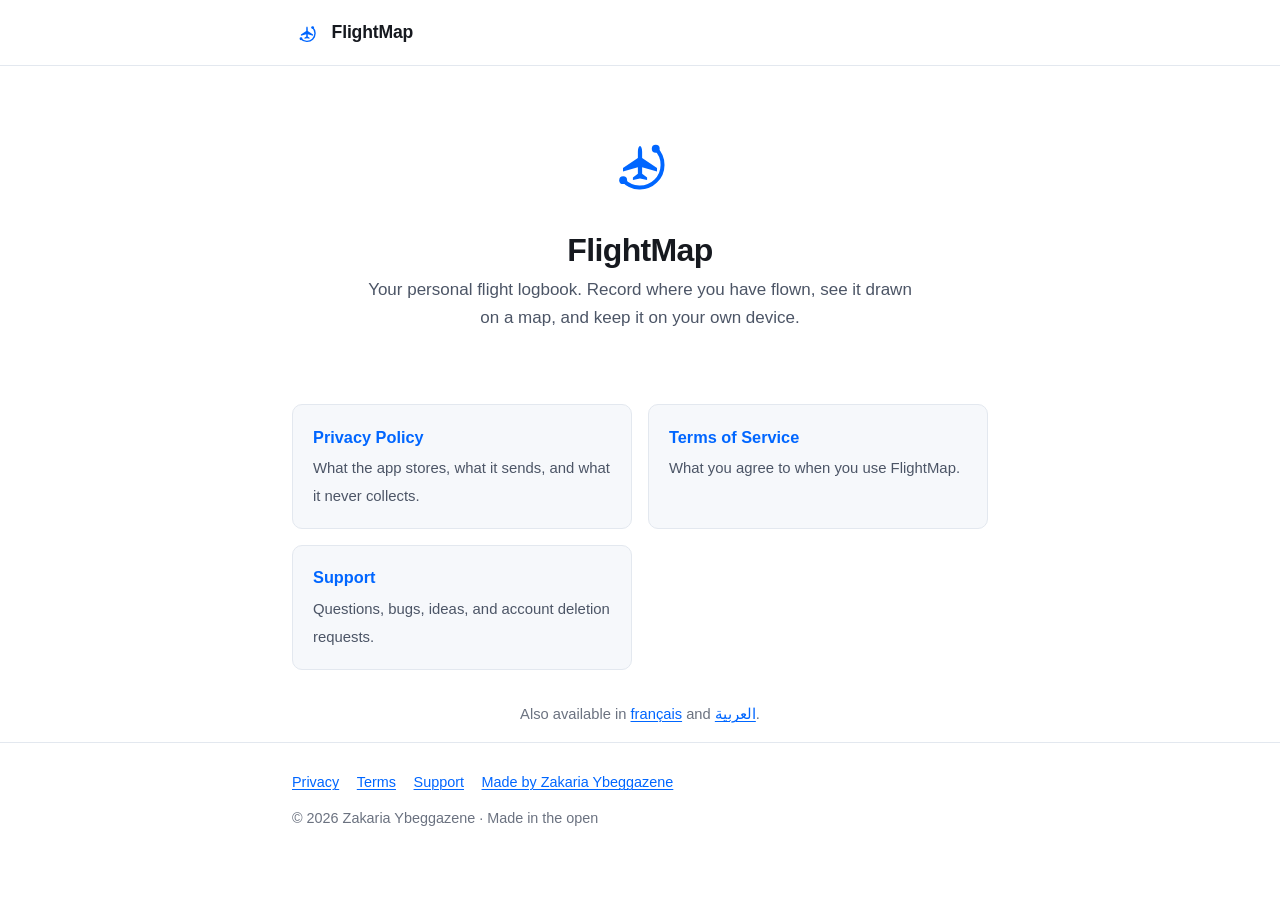
<file: index.html>
<!doctype html>
<html lang="en">
<head>
<meta charset="utf-8">
<meta name="viewport" content="width=device-width, initial-scale=1">
<title>FlightMap</title>
<meta name="description" content="FlightMap is a personal flight logbook for Android and iOS. Legal documents and support.">
<link rel="stylesheet" href="/assets/style.css">
<link rel="icon" href="/assets/flightmap-icon.svg" type="image/svg+xml">
<link rel="apple-touch-icon" href="/assets/flightmap-icon-512.png">
<link rel="canonical" href="https://flightmapapp.com/">
</head>
<body>

<header class="site-head">
  <div class="wrap">
    <a class="brand" href="/">
      <svg viewBox="0 0 512 512" aria-hidden="true" focusable="false">
        <path d="M 153.4,354.3 A 138,138 0 1 0 351.9,162.7" fill="none" stroke="currentColor" stroke-width="24" stroke-linecap="round"/>
        <circle cx="153.4" cy="354.3" r="24" fill="currentColor"/>
        <circle cx="351.9" cy="162.7" r="24" fill="currentColor"/>
        <g transform="translate(256,250) scale(1.08)">
          <path fill="currentColor" d="M 0,-96 C 7,-96 12,-82 12,-62 L 12,-28 L 96,28 L 96,48 L 12,24 L 12,60 L 40,82 L 40,96 L 0,88 L -40,96 L -40,82 L -12,60 L -12,24 L -96,48 L -96,28 L -12,-28 L -12,-62 C -12,-82 -7,-96 0,-96 Z"/>
        </g>
      </svg>
      <span>FlightMap</span>
    </a>
  </div>
</header>

<main class="wrap">

<div class="hero">
  <svg viewBox="0 0 512 512" aria-hidden="true" focusable="false">
    <path d="M 153.4,354.3 A 138,138 0 1 0 351.9,162.7" fill="none" stroke="currentColor" stroke-width="24" stroke-linecap="round"/>
    <circle cx="153.4" cy="354.3" r="24" fill="currentColor"/>
    <circle cx="351.9" cy="162.7" r="24" fill="currentColor"/>
    <g transform="translate(256,250) scale(1.08)">
      <path fill="currentColor" d="M 0,-96 C 7,-96 12,-82 12,-62 L 12,-28 L 96,28 L 96,48 L 12,24 L 12,60 L 40,82 L 40,96 L 0,88 L -40,96 L -40,82 L -12,60 L -12,24 L -96,48 L -96,28 L -12,-28 L -12,-62 C -12,-82 -7,-96 0,-96 Z"/>
    </g>
  </svg>
  <h1>FlightMap</h1>
  <p>Your personal flight logbook. Record where you have flown, see it drawn on a map, and keep it on your own device.</p>
</div>

<ul class="cards">
  <li>
    <a class="card" href="/privacy">
      <b>Privacy Policy</b>
      <span>What the app stores, what it sends, and what it never collects.</span>
    </a>
  </li>
  <li>
    <a class="card" href="/terms">
      <b>Terms of Service</b>
      <span>What you agree to when you use FlightMap.</span>
    </a>
  </li>
  <li>
    <a class="card" href="mailto:support@flightmapapp.com">
      <b>Support</b>
      <span>Questions, bugs, ideas, and account deletion requests.</span>
    </a>
  </li>
</ul>

<p class="also">
  Also available in
  <a href="/privacy/fr" lang="fr">français</a> and
  <a href="/privacy/ar" lang="ar">العربية</a>.
</p>

</main>

<footer class="site-foot">
  <div class="wrap">
    <nav>
      <a href="/privacy">Privacy</a>
      <a href="/terms">Terms</a>
      <a href="mailto:support@flightmapapp.com">Support</a>
      <a href="https://zakaria.ybeggazene.com">Made by Zakaria Ybeggazene</a>
    </nav>
    <p>© 2026 Zakaria Ybeggazene · Made in the open</p>
  </div>
</footer>

</body>
</html>
</file>
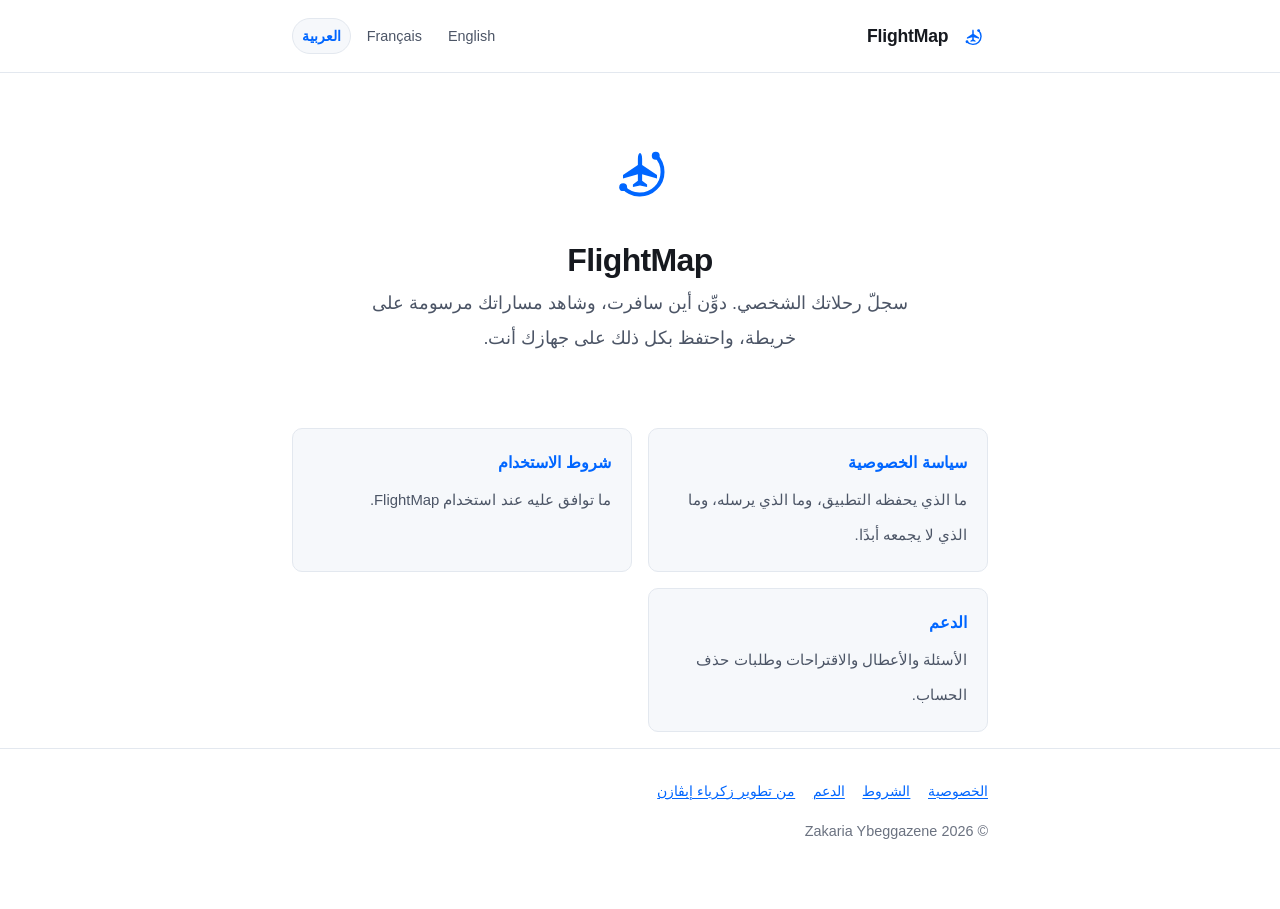
<file: ar/index.html>
<!doctype html>
<html lang="ar" dir="rtl">
<head>
<meta charset="utf-8">
<meta name="viewport" content="width=device-width, initial-scale=1">
<title>FlightMap</title>
<meta name="description" content="FlightMap سجلّ رحلات شخصي لأندرويد و iOS. الوثائق القانونية والدعم.">
<link rel="stylesheet" href="/assets/style.css">
<link rel="icon" href="/assets/flightmap-icon.svg" type="image/svg+xml">
<link rel="apple-touch-icon" href="/assets/flightmap-icon-512.png">
<link rel="canonical" href="https://flightmapapp.com/ar">
<link rel="alternate" hreflang="en" href="https://flightmapapp.com/">
<link rel="alternate" hreflang="fr" href="https://flightmapapp.com/fr">
<link rel="alternate" hreflang="ar" href="https://flightmapapp.com/ar">
<link rel="alternate" hreflang="x-default" href="https://flightmapapp.com/">
</head>
<body>

<header class="site-head">
  <div class="wrap">
    <a class="brand" href="/ar">
      <svg viewBox="0 0 512 512" aria-hidden="true" focusable="false">
        <path d="M 153.4,354.3 A 138,138 0 1 0 351.9,162.7" fill="none" stroke="currentColor" stroke-width="24" stroke-linecap="round"/>
        <circle cx="153.4" cy="354.3" r="24" fill="currentColor"/>
        <circle cx="351.9" cy="162.7" r="24" fill="currentColor"/>
        <g transform="translate(256,250) scale(1.08)">
          <path fill="currentColor" d="M 0,-96 C 7,-96 12,-82 12,-62 L 12,-28 L 96,28 L 96,48 L 12,24 L 12,60 L 40,82 L 40,96 L 0,88 L -40,96 L -40,82 L -12,60 L -12,24 L -96,48 L -96,28 L -12,-28 L -12,-62 C -12,-82 -7,-96 0,-96 Z"/>
        </g>
      </svg>
      <span>FlightMap</span>
    </a>
    <nav class="langs" aria-label="اللغة">
      <a href="/" lang="en" hreflang="en" dir="ltr">English</a>
      <a href="/fr" lang="fr" hreflang="fr" dir="ltr">Français</a>
      <strong aria-current="page">العربية</strong>
    </nav>
  </div>
</header>

<main class="wrap">

<div class="hero">
  <svg viewBox="0 0 512 512" aria-hidden="true" focusable="false">
    <path d="M 153.4,354.3 A 138,138 0 1 0 351.9,162.7" fill="none" stroke="currentColor" stroke-width="24" stroke-linecap="round"/>
    <circle cx="153.4" cy="354.3" r="24" fill="currentColor"/>
    <circle cx="351.9" cy="162.7" r="24" fill="currentColor"/>
    <g transform="translate(256,250) scale(1.08)">
      <path fill="currentColor" d="M 0,-96 C 7,-96 12,-82 12,-62 L 12,-28 L 96,28 L 96,48 L 12,24 L 12,60 L 40,82 L 40,96 L 0,88 L -40,96 L -40,82 L -12,60 L -12,24 L -96,48 L -96,28 L -12,-28 L -12,-62 C -12,-82 -7,-96 0,-96 Z"/>
    </g>
  </svg>
  <h1>FlightMap</h1>
  <p>سجلّ رحلاتك الشخصي. دوِّن أين سافرت، وشاهد مساراتك مرسومة على خريطة، واحتفظ بكل ذلك على جهازك أنت.</p>
</div>

<ul class="cards">
  <li>
    <a class="card" href="/privacy/ar">
      <b>سياسة الخصوصية</b>
      <span>ما الذي يحفظه التطبيق، وما الذي يرسله، وما الذي لا يجمعه أبدًا.</span>
    </a>
  </li>
  <li>
    <a class="card" href="/terms/ar">
      <b>شروط الاستخدام</b>
      <span>ما توافق عليه عند استخدام FlightMap.</span>
    </a>
  </li>
  <li>
    <a class="card" href="mailto:support@flightmapapp.com">
      <b>الدعم</b>
      <span>الأسئلة والأعطال والاقتراحات وطلبات حذف الحساب.</span>
    </a>
  </li>
</ul>

</main>

<footer class="site-foot">
  <div class="wrap">
    <nav>
      <a href="/privacy/ar">الخصوصية</a>
      <a href="/terms/ar">الشروط</a>
      <a href="mailto:support@flightmapapp.com">الدعم</a>
      <a href="https://zakaria.ybeggazene.com">من تطوير زكرياء إبڨازن</a>
    </nav>
    <p>© 2026 Zakaria Ybeggazene</p>
  </div>
</footer>

</body>
</html>
</file>
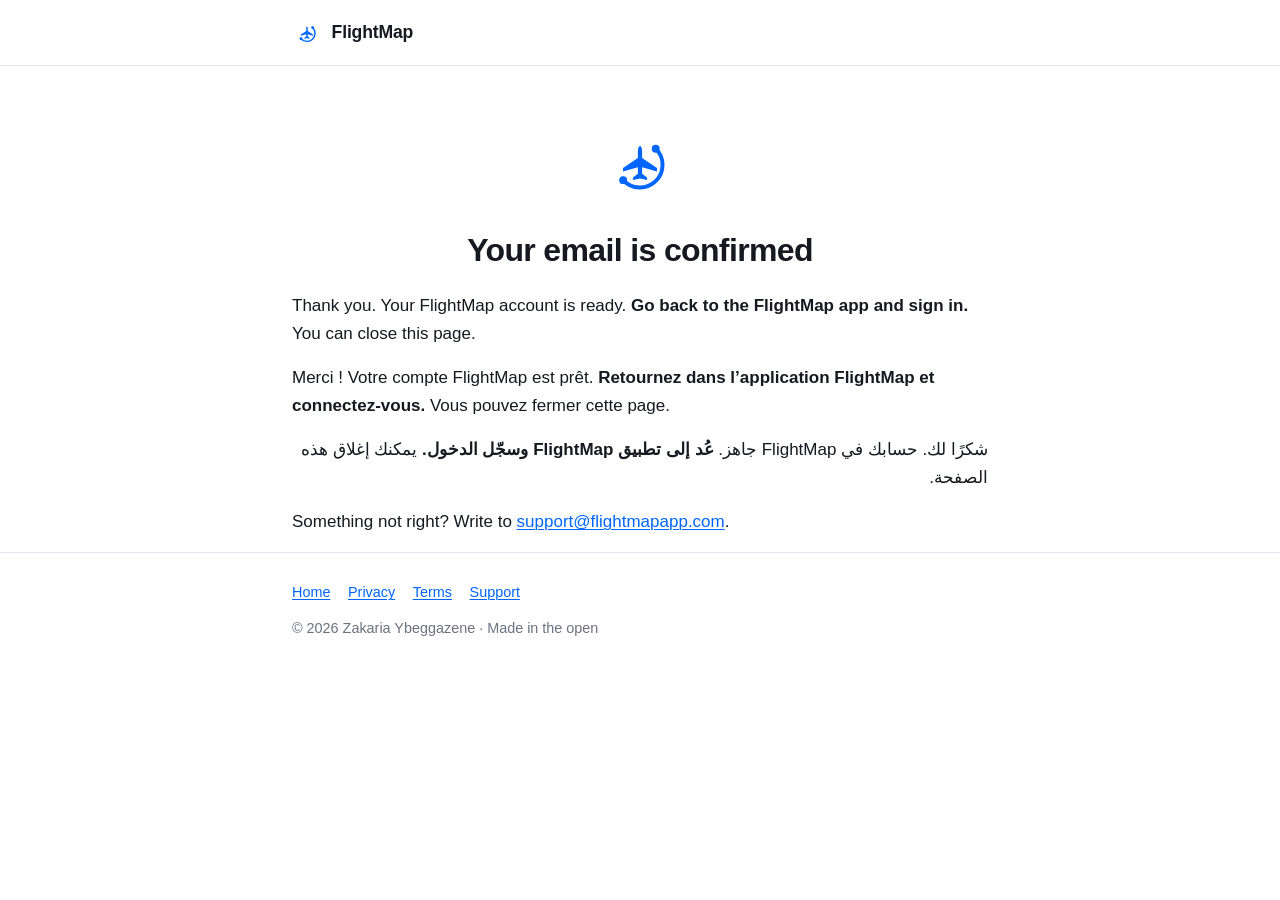
<file: confirmed/index.html>
<!doctype html>
<html lang="en">
<head>
<meta charset="utf-8">
<meta name="viewport" content="width=device-width, initial-scale=1">
<title>Email Confirmed · FlightMap</title>
<meta name="description" content="Your FlightMap email address is confirmed. You can sign in now.">
<meta name="robots" content="noindex">
<link rel="stylesheet" href="/assets/style.css">
<link rel="icon" href="/assets/flightmap-icon.svg" type="image/svg+xml">
<link rel="apple-touch-icon" href="/assets/flightmap-icon-512.png">
</head>
<body>

<header class="site-head">
  <div class="wrap">
    <a class="brand" href="/">
      <svg viewBox="0 0 512 512" aria-hidden="true" focusable="false">
        <path d="M 153.4,354.3 A 138,138 0 1 0 351.9,162.7" fill="none" stroke="currentColor" stroke-width="24" stroke-linecap="round"/>
        <circle cx="153.4" cy="354.3" r="24" fill="currentColor"/>
        <circle cx="351.9" cy="162.7" r="24" fill="currentColor"/>
        <g transform="translate(256,250) scale(1.08)">
          <path fill="currentColor" d="M 0,-96 C 7,-96 12,-82 12,-62 L 12,-28 L 96,28 L 96,48 L 12,24 L 12,60 L 40,82 L 40,96 L 0,88 L -40,96 L -40,82 L -12,60 L -12,24 L -96,48 L -96,28 L -12,-28 L -12,-62 C -12,-82 -7,-96 0,-96 Z"/>
        </g>
      </svg>
      <span>FlightMap</span>
    </a>
  </div>
</header>

<main class="wrap">

<div class="hero">
  <svg viewBox="0 0 512 512" aria-hidden="true" focusable="false">
    <path d="M 153.4,354.3 A 138,138 0 1 0 351.9,162.7" fill="none" stroke="currentColor" stroke-width="24" stroke-linecap="round"/>
    <circle cx="153.4" cy="354.3" r="24" fill="currentColor"/>
    <circle cx="351.9" cy="162.7" r="24" fill="currentColor"/>
    <g transform="translate(256,250) scale(1.08)">
      <path fill="currentColor" d="M 0,-96 C 7,-96 12,-82 12,-62 L 12,-28 L 96,28 L 96,48 L 12,24 L 12,60 L 40,82 L 40,96 L 0,88 L -40,96 L -40,82 L -12,60 L -12,24 L -96,48 L -96,28 L -12,-28 L -12,-62 C -12,-82 -7,-96 0,-96 Z"/>
    </g>
  </svg>
  <h1>Your email is confirmed</h1>
</div>

<p>Thank you. Your FlightMap account is ready. <strong>Go back to the FlightMap app and sign in.</strong> You can close this page.</p>

<p lang="fr">Merci ! Votre compte FlightMap est prêt. <strong>Retournez dans l’application FlightMap et connectez-vous.</strong> Vous pouvez fermer cette page.</p>

<p lang="ar" dir="rtl">شكرًا لك. حسابك في FlightMap جاهز. <strong>عُد إلى تطبيق FlightMap وسجّل الدخول.</strong> يمكنك إغلاق هذه الصفحة.</p>

<p>Something not right? Write to <a href="mailto:support@flightmapapp.com">support@flightmapapp.com</a>.</p>

</main>

<footer class="site-foot">
  <div class="wrap">
    <nav>
      <a href="/">Home</a>
      <a href="/privacy">Privacy</a>
      <a href="/terms">Terms</a>
      <a href="mailto:support@flightmapapp.com">Support</a>
    </nav>
    <p>© 2026 Zakaria Ybeggazene · Made in the open</p>
  </div>
</footer>

</body>
</html>
</file>
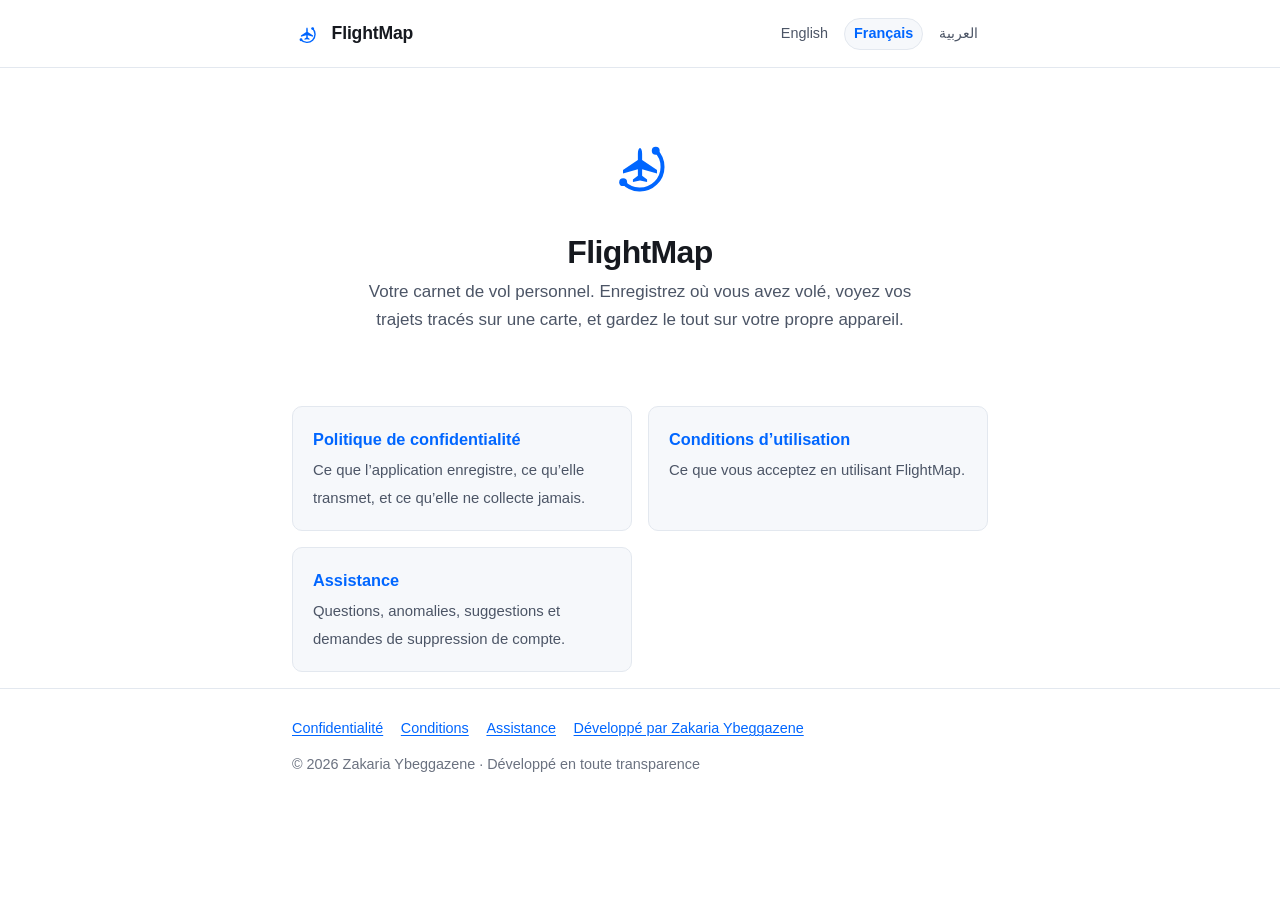
<file: fr/index.html>
<!doctype html>
<html lang="fr">
<head>
<meta charset="utf-8">
<meta name="viewport" content="width=device-width, initial-scale=1">
<title>FlightMap</title>
<meta name="description" content="FlightMap est un carnet de vol personnel pour Android et iOS. Documents légaux et assistance.">
<link rel="stylesheet" href="/assets/style.css">
<link rel="icon" href="/assets/flightmap-icon.svg" type="image/svg+xml">
<link rel="apple-touch-icon" href="/assets/flightmap-icon-512.png">
<link rel="canonical" href="https://flightmapapp.com/fr">
<link rel="alternate" hreflang="en" href="https://flightmapapp.com/">
<link rel="alternate" hreflang="fr" href="https://flightmapapp.com/fr">
<link rel="alternate" hreflang="ar" href="https://flightmapapp.com/ar">
<link rel="alternate" hreflang="x-default" href="https://flightmapapp.com/">
</head>
<body>

<header class="site-head">
  <div class="wrap">
    <a class="brand" href="/fr">
      <svg viewBox="0 0 512 512" aria-hidden="true" focusable="false">
        <path d="M 153.4,354.3 A 138,138 0 1 0 351.9,162.7" fill="none" stroke="currentColor" stroke-width="24" stroke-linecap="round"/>
        <circle cx="153.4" cy="354.3" r="24" fill="currentColor"/>
        <circle cx="351.9" cy="162.7" r="24" fill="currentColor"/>
        <g transform="translate(256,250) scale(1.08)">
          <path fill="currentColor" d="M 0,-96 C 7,-96 12,-82 12,-62 L 12,-28 L 96,28 L 96,48 L 12,24 L 12,60 L 40,82 L 40,96 L 0,88 L -40,96 L -40,82 L -12,60 L -12,24 L -96,48 L -96,28 L -12,-28 L -12,-62 C -12,-82 -7,-96 0,-96 Z"/>
        </g>
      </svg>
      <span>FlightMap</span>
    </a>
    <nav class="langs" aria-label="Langue">
      <a href="/" lang="en" hreflang="en">English</a>
      <strong aria-current="page">Français</strong>
      <a href="/ar" lang="ar" hreflang="ar">العربية</a>
    </nav>
  </div>
</header>

<main class="wrap">

<div class="hero">
  <svg viewBox="0 0 512 512" aria-hidden="true" focusable="false">
    <path d="M 153.4,354.3 A 138,138 0 1 0 351.9,162.7" fill="none" stroke="currentColor" stroke-width="24" stroke-linecap="round"/>
    <circle cx="153.4" cy="354.3" r="24" fill="currentColor"/>
    <circle cx="351.9" cy="162.7" r="24" fill="currentColor"/>
    <g transform="translate(256,250) scale(1.08)">
      <path fill="currentColor" d="M 0,-96 C 7,-96 12,-82 12,-62 L 12,-28 L 96,28 L 96,48 L 12,24 L 12,60 L 40,82 L 40,96 L 0,88 L -40,96 L -40,82 L -12,60 L -12,24 L -96,48 L -96,28 L -12,-28 L -12,-62 C -12,-82 -7,-96 0,-96 Z"/>
    </g>
  </svg>
  <h1>FlightMap</h1>
  <p>Votre carnet de vol personnel. Enregistrez où vous avez volé, voyez vos trajets tracés sur une carte, et gardez le tout sur votre propre appareil.</p>
</div>

<ul class="cards">
  <li>
    <a class="card" href="/privacy/fr">
      <b>Politique de confidentialité</b>
      <span>Ce que l’application enregistre, ce qu’elle transmet, et ce qu’elle ne collecte jamais.</span>
    </a>
  </li>
  <li>
    <a class="card" href="/terms/fr">
      <b>Conditions d’utilisation</b>
      <span>Ce que vous acceptez en utilisant FlightMap.</span>
    </a>
  </li>
  <li>
    <a class="card" href="mailto:support@flightmapapp.com">
      <b>Assistance</b>
      <span>Questions, anomalies, suggestions et demandes de suppression de compte.</span>
    </a>
  </li>
</ul>

</main>

<footer class="site-foot">
  <div class="wrap">
    <nav>
      <a href="/privacy/fr">Confidentialité</a>
      <a href="/terms/fr">Conditions</a>
      <a href="mailto:support@flightmapapp.com">Assistance</a>
      <a href="https://zakaria.ybeggazene.com">Développé par Zakaria Ybeggazene</a>
    </nav>
    <p>© 2026 Zakaria Ybeggazene · Développé en toute transparence</p>
  </div>
</footer>

</body>
</html>
</file>
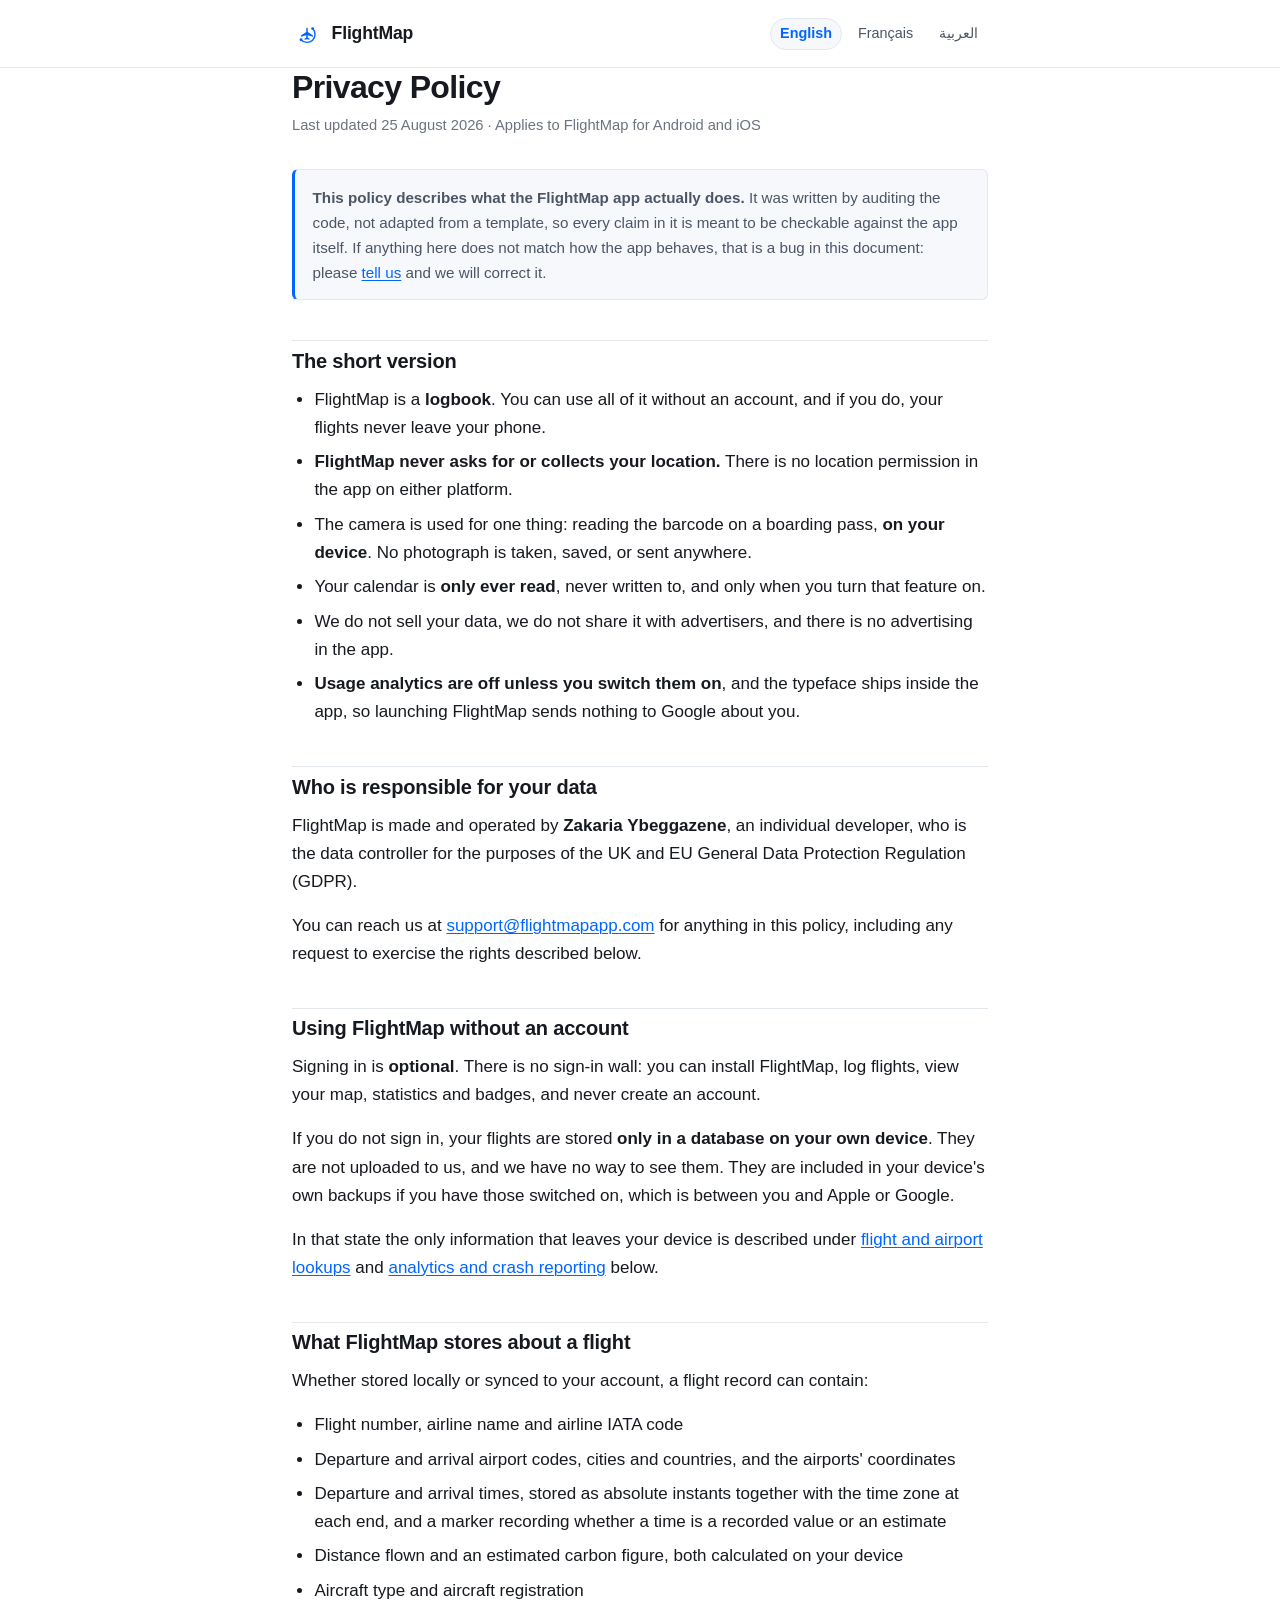
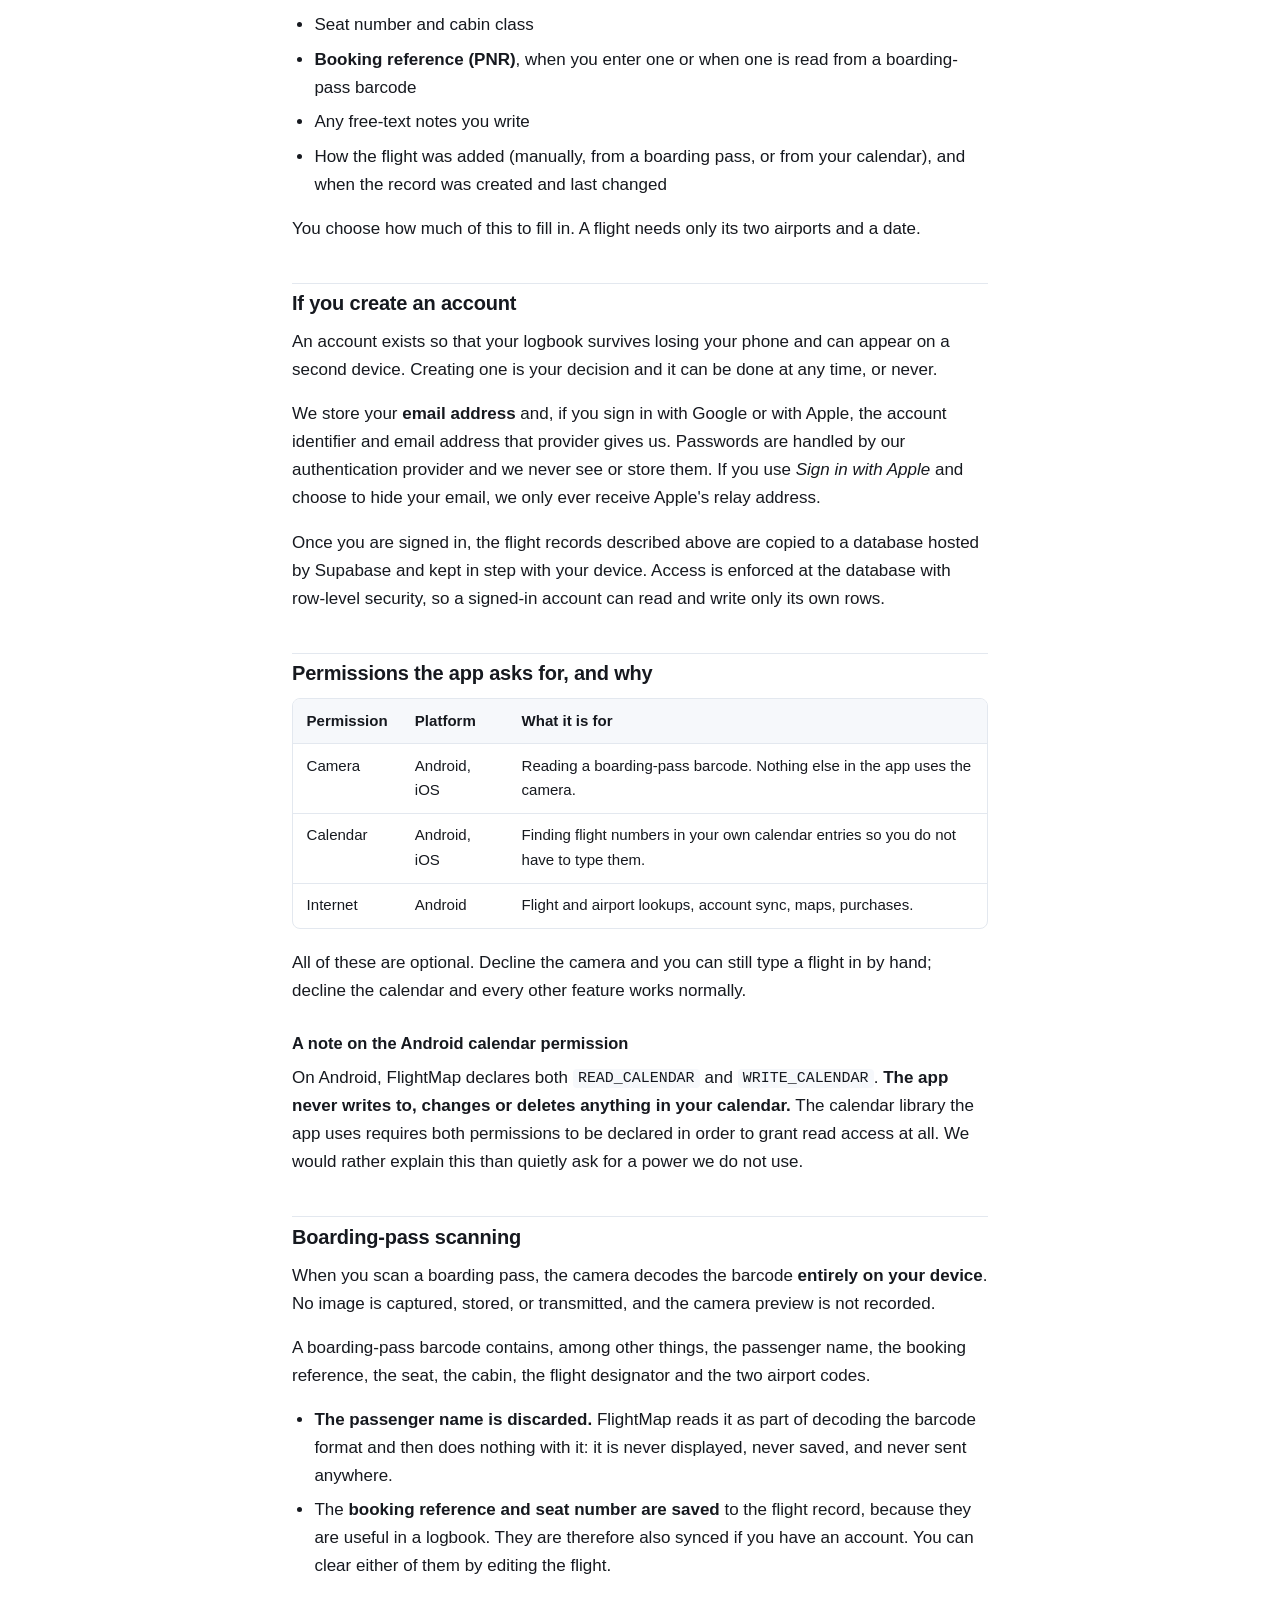
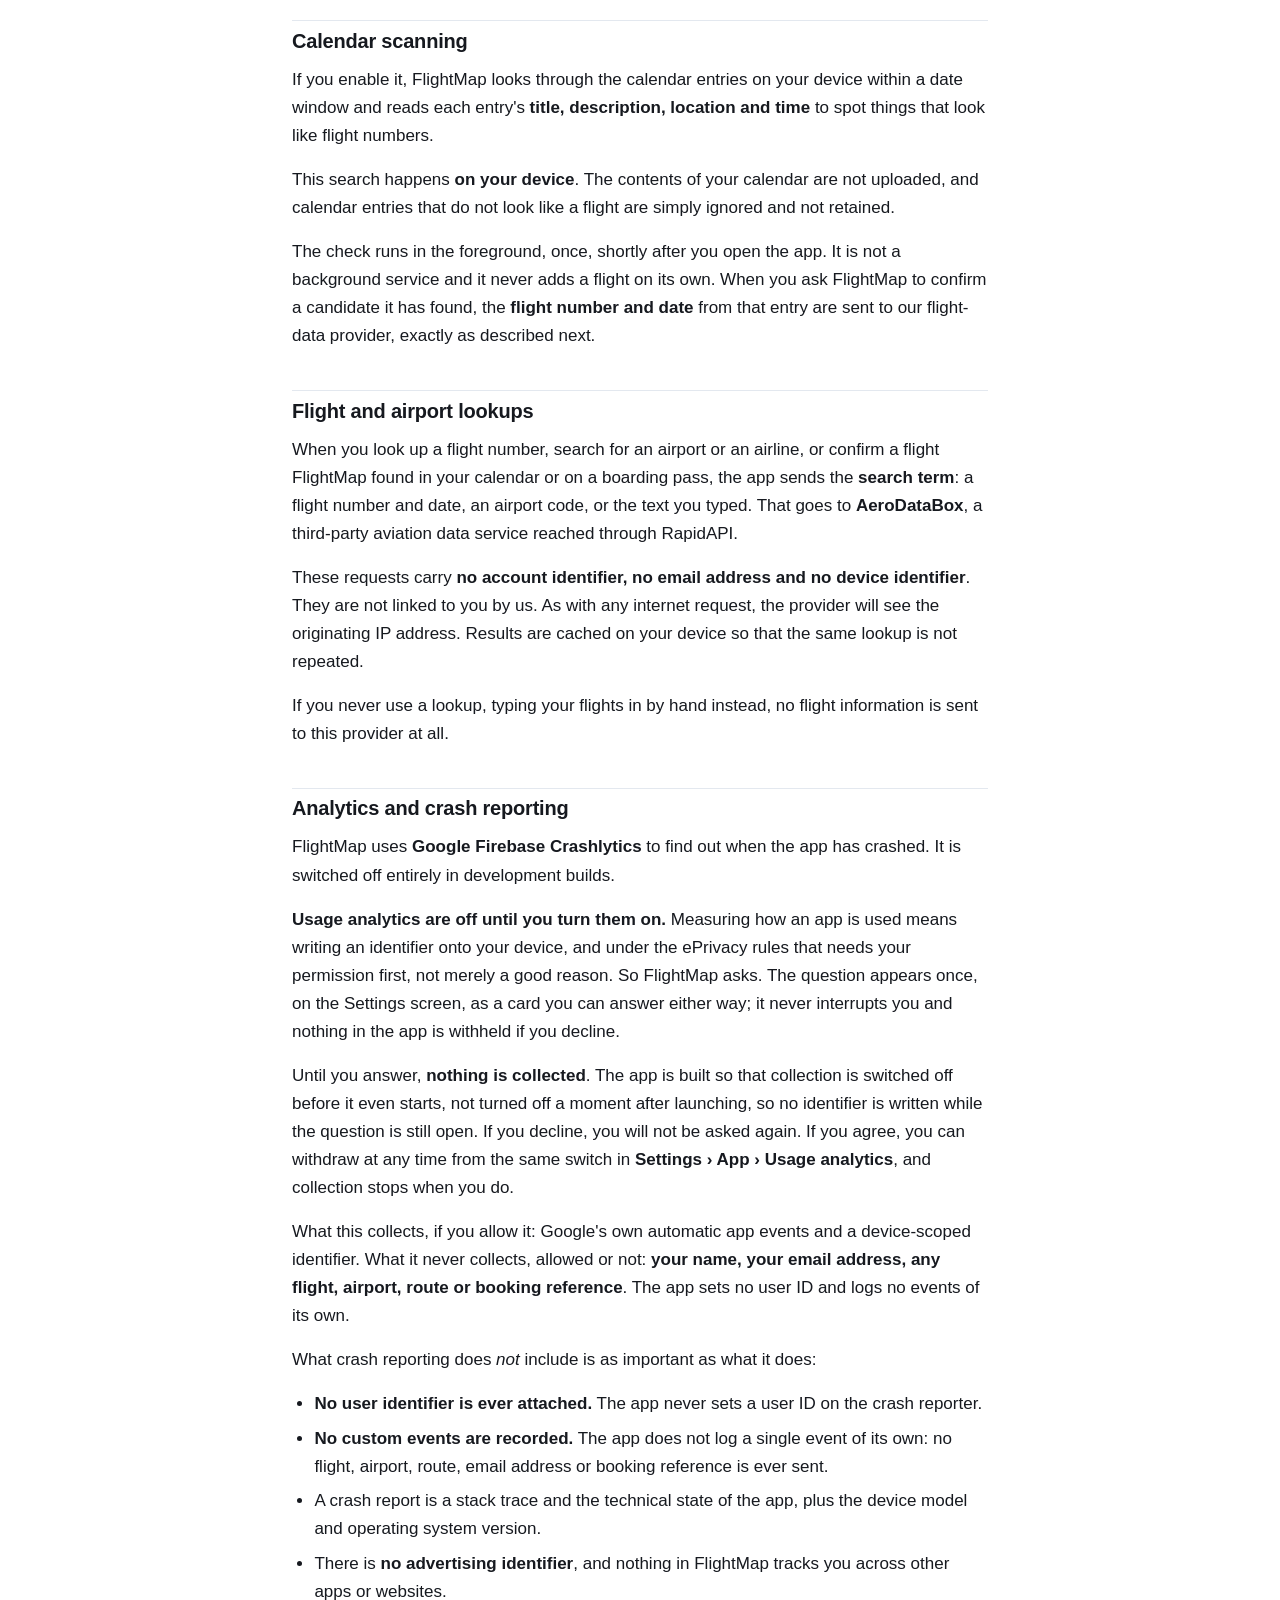
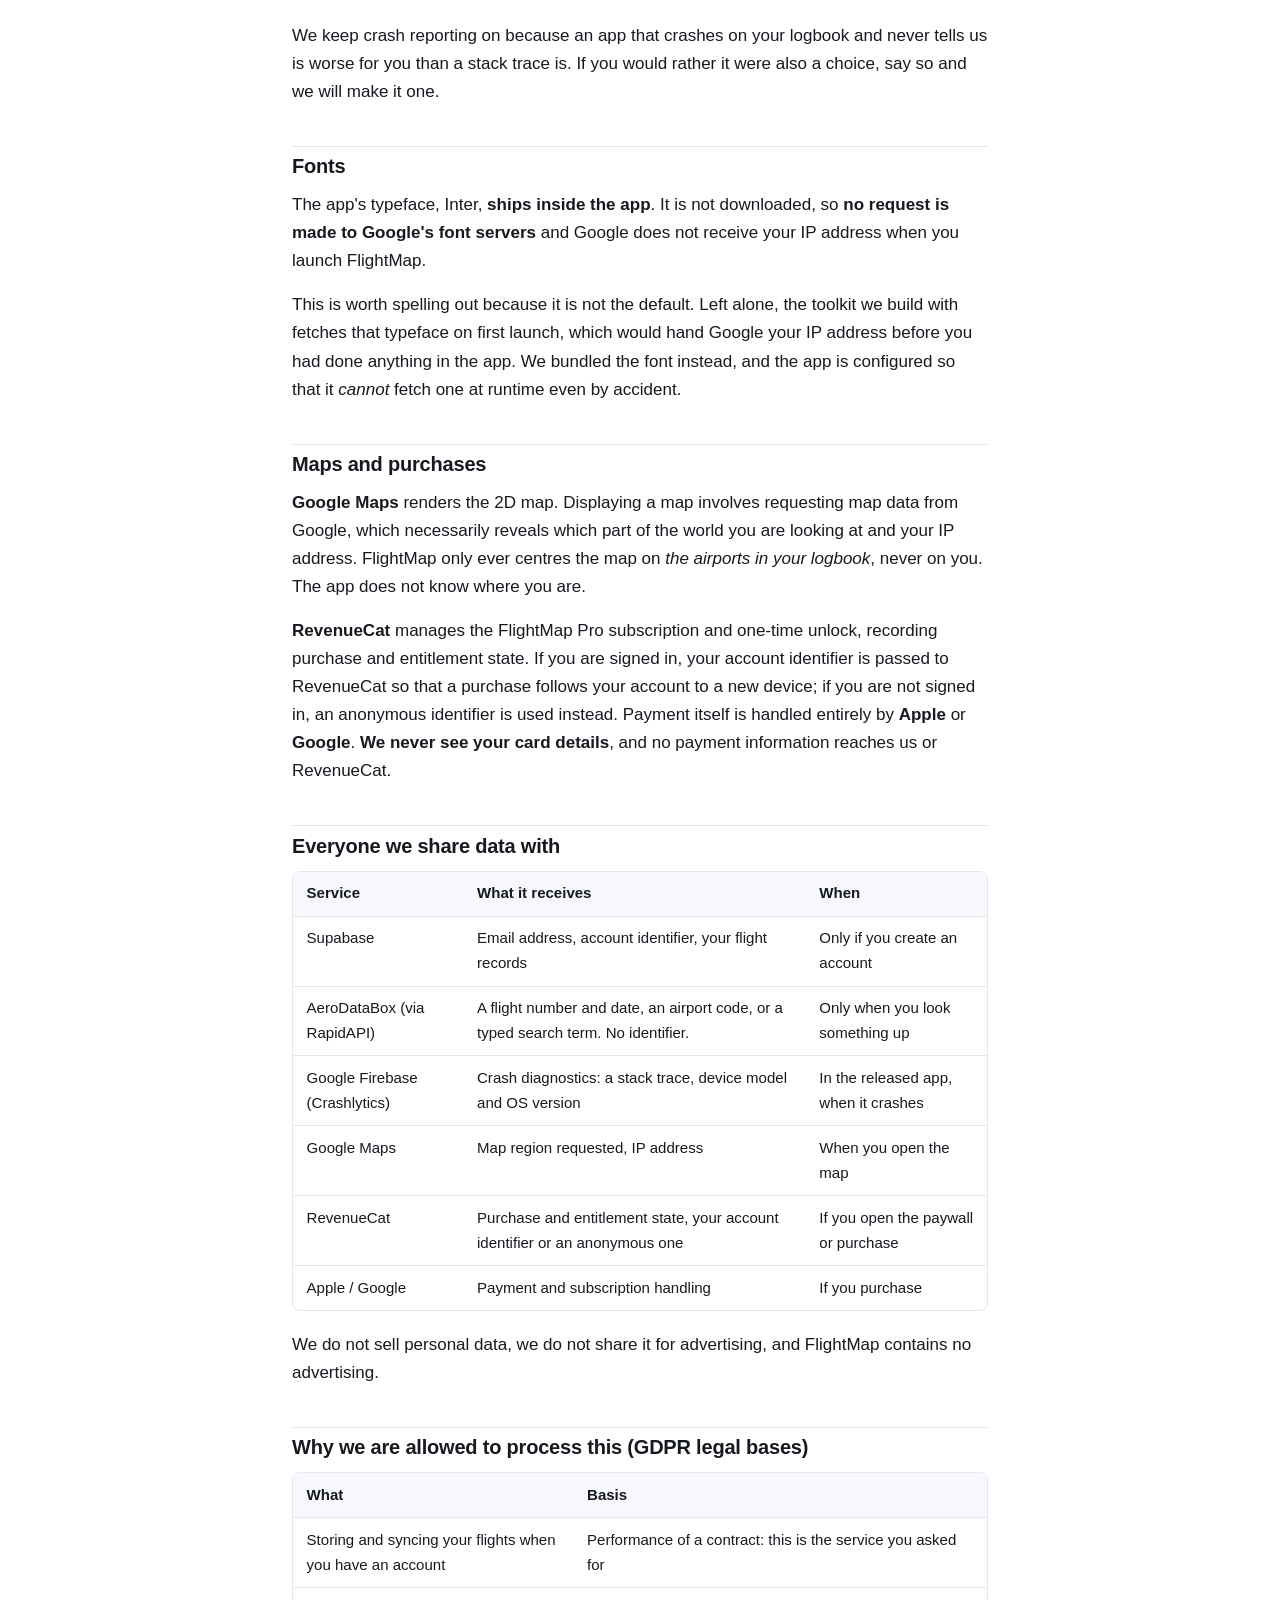
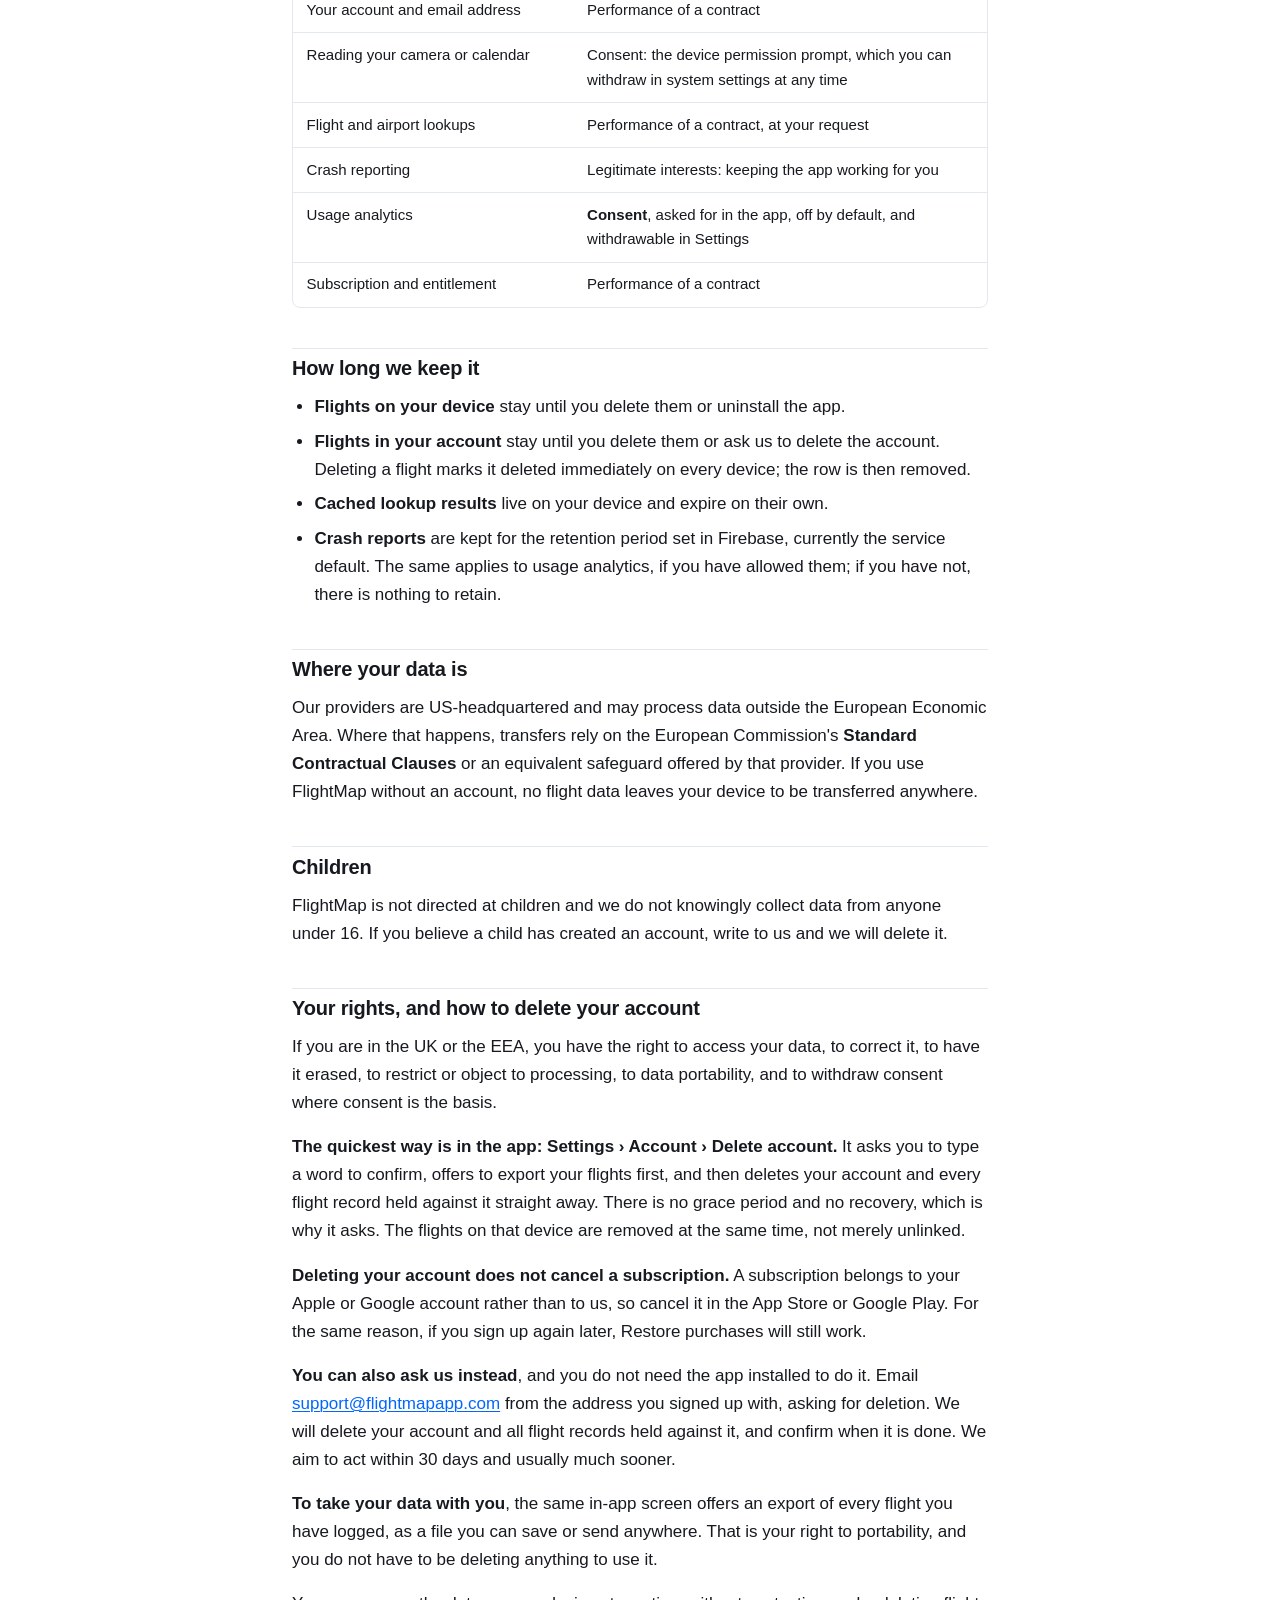
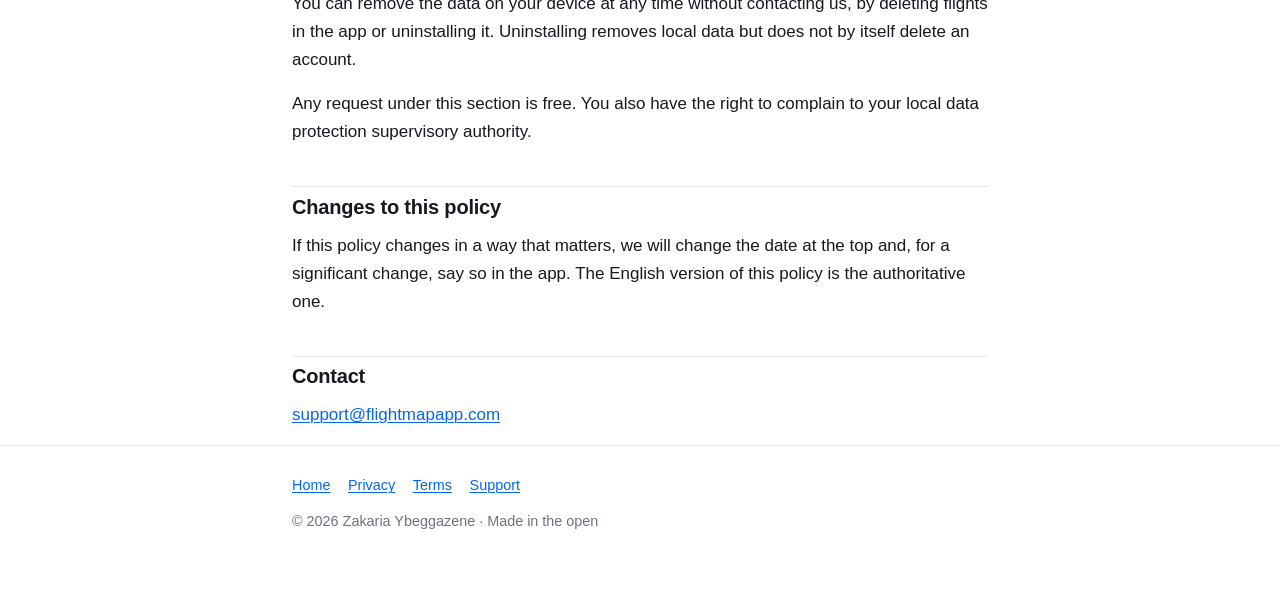
<file: privacy/index.html>
<!doctype html>
<html lang="en">
<head>
<meta charset="utf-8">
<meta name="viewport" content="width=device-width, initial-scale=1">
<title>Privacy Policy · FlightMap</title>
<meta name="description" content="What FlightMap stores, what it sends, and what it never collects.">
<link rel="stylesheet" href="/assets/style.css">
<link rel="icon" href="/assets/flightmap-icon.svg" type="image/svg+xml">
<link rel="apple-touch-icon" href="/assets/flightmap-icon-512.png">
<link rel="canonical" href="https://flightmapapp.com/privacy">
<link rel="alternate" hreflang="en" href="https://flightmapapp.com/privacy">
<link rel="alternate" hreflang="fr" href="https://flightmapapp.com/privacy/fr">
<link rel="alternate" hreflang="ar" href="https://flightmapapp.com/privacy/ar">
<link rel="alternate" hreflang="x-default" href="https://flightmapapp.com/privacy">
</head>
<body>

<header class="site-head">
  <div class="wrap">
    <a class="brand" href="/">
      <svg viewBox="0 0 512 512" aria-hidden="true" focusable="false">
        <path d="M 153.4,354.3 A 138,138 0 1 0 351.9,162.7" fill="none" stroke="currentColor" stroke-width="24" stroke-linecap="round"/>
        <circle cx="153.4" cy="354.3" r="24" fill="currentColor"/>
        <circle cx="351.9" cy="162.7" r="24" fill="currentColor"/>
        <g transform="translate(256,250) scale(1.08)">
          <path fill="currentColor" d="M 0,-96 C 7,-96 12,-82 12,-62 L 12,-28 L 96,28 L 96,48 L 12,24 L 12,60 L 40,82 L 40,96 L 0,88 L -40,96 L -40,82 L -12,60 L -12,24 L -96,48 L -96,28 L -12,-28 L -12,-62 C -12,-82 -7,-96 0,-96 Z"/>
        </g>
      </svg>
      <span>FlightMap</span>
    </a>
    <nav class="langs" aria-label="Language">
      <strong aria-current="page">English</strong>
      <a href="/privacy/fr" lang="fr" hreflang="fr">Français</a>
      <a href="/privacy/ar" lang="ar" hreflang="ar">العربية</a>
    </nav>
  </div>
</header>

<main class="wrap">

<h1>Privacy Policy</h1>
<p class="updated">Last updated 25 August 2026 · Applies to FlightMap for Android and iOS</p>

<div class="note">
  <p><strong>This policy describes what the FlightMap app actually does.</strong> It was written by auditing the code, not adapted from a template, so every claim in it is meant to be checkable against the app itself. If anything here does not match how the app behaves, that is a bug in this document: please <a href="mailto:support@flightmapapp.com">tell us</a> and we will correct it.</p>
</div>

<h2>The short version</h2>

<ul>
  <li>FlightMap is a <strong>logbook</strong>. You can use all of it without an account, and if you do, your flights never leave your phone.</li>
  <li><strong>FlightMap never asks for or collects your location.</strong> There is no location permission in the app on either platform.</li>
  <li>The camera is used for one thing: reading the barcode on a boarding pass, <strong>on your device</strong>. No photograph is taken, saved, or sent anywhere.</li>
  <li>Your calendar is <strong>only ever read</strong>, never written to, and only when you turn that feature on.</li>
  <li>We do not sell your data, we do not share it with advertisers, and there is no advertising in the app.</li>
  <li><strong>Usage analytics are off unless you switch them on</strong>, and the typeface ships inside the app, so launching FlightMap sends nothing to Google about you.</li>
</ul>

<h2>Who is responsible for your data</h2>

<p>FlightMap is made and operated by <strong>Zakaria Ybeggazene</strong>, an individual developer, who is the data controller for the purposes of the UK and EU General Data Protection Regulation (GDPR).</p>

<p>You can reach us at <a href="mailto:support@flightmapapp.com">support@flightmapapp.com</a> for anything in this policy, including any request to exercise the rights described below.</p>

<h2>Using FlightMap without an account</h2>

<p>Signing in is <strong>optional</strong>. There is no sign-in wall: you can install FlightMap, log flights, view your map, statistics and badges, and never create an account.</p>

<p>If you do not sign in, your flights are stored <strong>only in a database on your own device</strong>. They are not uploaded to us, and we have no way to see them. They are included in your device's own backups if you have those switched on, which is between you and Apple or Google.</p>

<p>In that state the only information that leaves your device is described under <a href="#lookups">flight and airport lookups</a> and <a href="#analytics">analytics and crash reporting</a> below.</p>

<h2>What FlightMap stores about a flight</h2>

<p>Whether stored locally or synced to your account, a flight record can contain:</p>

<ul>
  <li>Flight number, airline name and airline IATA code</li>
  <li>Departure and arrival airport codes, cities and countries, and the airports' coordinates</li>
  <li>Departure and arrival times, stored as absolute instants together with the time zone at each end, and a marker recording whether a time is a recorded value or an estimate</li>
  <li>Distance flown and an estimated carbon figure, both calculated on your device</li>
  <li>Aircraft type and aircraft registration</li>
  <li>Seat number and cabin class</li>
  <li><strong>Booking reference (PNR)</strong>, when you enter one or when one is read from a boarding-pass barcode</li>
  <li>Any free-text notes you write</li>
  <li>How the flight was added (manually, from a boarding pass, or from your calendar), and when the record was created and last changed</li>
</ul>

<p>You choose how much of this to fill in. A flight needs only its two airports and a date.</p>

<h2>If you create an account</h2>

<p>An account exists so that your logbook survives losing your phone and can appear on a second device. Creating one is your decision and it can be done at any time, or never.</p>

<p>We store your <strong>email address</strong> and, if you sign in with Google or with Apple, the account identifier and email address that provider gives us. Passwords are handled by our authentication provider and we never see or store them. If you use <em>Sign in with Apple</em> and choose to hide your email, we only ever receive Apple's relay address.</p>

<p>Once you are signed in, the flight records described above are copied to a database hosted by Supabase and kept in step with your device. Access is enforced at the database with row-level security, so a signed-in account can read and write only its own rows.</p>

<h2>Permissions the app asks for, and why</h2>

<div class="table-scroll">
<table>
  <thead>
    <tr><th>Permission</th><th>Platform</th><th>What it is for</th></tr>
  </thead>
  <tbody>
    <tr>
      <td>Camera</td>
      <td>Android, iOS</td>
      <td>Reading a boarding-pass barcode. Nothing else in the app uses the camera.</td>
    </tr>
    <tr>
      <td>Calendar</td>
      <td>Android, iOS</td>
      <td>Finding flight numbers in your own calendar entries so you do not have to type them.</td>
    </tr>
    <tr>
      <td>Internet</td>
      <td>Android</td>
      <td>Flight and airport lookups, account sync, maps, purchases.</td>
    </tr>
  </tbody>
</table>
</div>

<p>All of these are optional. Decline the camera and you can still type a flight in by hand; decline the calendar and every other feature works normally.</p>

<h3>A note on the Android calendar permission</h3>

<p>On Android, FlightMap declares both <code>READ_CALENDAR</code> and <code>WRITE_CALENDAR</code>. <strong>The app never writes to, changes or deletes anything in your calendar.</strong> The calendar library the app uses requires both permissions to be declared in order to grant read access at all. We would rather explain this than quietly ask for a power we do not use.</p>

<h2 id="camera">Boarding-pass scanning</h2>

<p>When you scan a boarding pass, the camera decodes the barcode <strong>entirely on your device</strong>. No image is captured, stored, or transmitted, and the camera preview is not recorded.</p>

<p>A boarding-pass barcode contains, among other things, the passenger name, the booking reference, the seat, the cabin, the flight designator and the two airport codes.</p>

<ul>
  <li><strong>The passenger name is discarded.</strong> FlightMap reads it as part of decoding the barcode format and then does nothing with it: it is never displayed, never saved, and never sent anywhere.</li>
  <li>The <strong>booking reference and seat number are saved</strong> to the flight record, because they are useful in a logbook. They are therefore also synced if you have an account. You can clear either of them by editing the flight.</li>
</ul>

<h2 id="calendar">Calendar scanning</h2>

<p>If you enable it, FlightMap looks through the calendar entries on your device within a date window and reads each entry's <strong>title, description, location and time</strong> to spot things that look like flight numbers.</p>

<p>This search happens <strong>on your device</strong>. The contents of your calendar are not uploaded, and calendar entries that do not look like a flight are simply ignored and not retained.</p>

<p>The check runs in the foreground, once, shortly after you open the app. It is not a background service and it never adds a flight on its own. When you ask FlightMap to confirm a candidate it has found, the <strong>flight number and date</strong> from that entry are sent to our flight-data provider, exactly as described next.</p>

<h2 id="lookups">Flight and airport lookups</h2>

<p>When you look up a flight number, search for an airport or an airline, or confirm a flight FlightMap found in your calendar or on a boarding pass, the app sends the <strong>search term</strong>: a flight number and date, an airport code, or the text you typed. That goes to <strong>AeroDataBox</strong>, a third-party aviation data service reached through RapidAPI.</p>

<p>These requests carry <strong>no account identifier, no email address and no device identifier</strong>. They are not linked to you by us. As with any internet request, the provider will see the originating IP address. Results are cached on your device so that the same lookup is not repeated.</p>

<p>If you never use a lookup, typing your flights in by hand instead, no flight information is sent to this provider at all.</p>

<h2 id="analytics">Analytics and crash reporting</h2>

<p>FlightMap uses <strong>Google Firebase Crashlytics</strong> to find out when the app has crashed. It is switched off entirely in development builds.</p>

<p><strong>Usage analytics are off until you turn them on.</strong> Measuring how an app is used means writing an identifier onto your device, and under the ePrivacy rules that needs your permission first, not merely a good reason. So FlightMap asks. The question appears once, on the Settings screen, as a card you can answer either way; it never interrupts you and nothing in the app is withheld if you decline.</p>

<p>Until you answer, <strong>nothing is collected</strong>. The app is built so that collection is switched off before it even starts, not turned off a moment after launching, so no identifier is written while the question is still open. If you decline, you will not be asked again. If you agree, you can withdraw at any time from the same switch in <strong>Settings &rsaquo; App &rsaquo; Usage analytics</strong>, and collection stops when you do.</p>

<p>What this collects, if you allow it: Google's own automatic app events and a device-scoped identifier. What it never collects, allowed or not: <strong>your name, your email address, any flight, airport, route or booking reference</strong>. The app sets no user ID and logs no events of its own.</p>

<p>What crash reporting does <em>not</em> include is as important as what it does:</p>

<ul>
  <li><strong>No user identifier is ever attached.</strong> The app never sets a user ID on the crash reporter.</li>
  <li><strong>No custom events are recorded.</strong> The app does not log a single event of its own: no flight, airport, route, email address or booking reference is ever sent.</li>
  <li>A crash report is a stack trace and the technical state of the app, plus the device model and operating system version.</li>
  <li>There is <strong>no advertising identifier</strong>, and nothing in FlightMap tracks you across other apps or websites.</li>
</ul>

<p>We keep crash reporting on because an app that crashes on your logbook and never tells us is worse for you than a stack trace is. If you would rather it were also a choice, say so and we will make it one.</p>

<h2 id="fonts">Fonts</h2>

<p>The app's typeface, Inter, <strong>ships inside the app</strong>. It is not downloaded, so <strong>no request is made to Google's font servers</strong> and Google does not receive your IP address when you launch FlightMap.</p>

<p>This is worth spelling out because it is not the default. Left alone, the toolkit we build with fetches that typeface on first launch, which would hand Google your IP address before you had done anything in the app. We bundled the font instead, and the app is configured so that it <em>cannot</em> fetch one at runtime even by accident.</p>

<h2>Maps and purchases</h2>

<p><strong>Google Maps</strong> renders the 2D map. Displaying a map involves requesting map data from Google, which necessarily reveals which part of the world you are looking at and your IP address. FlightMap only ever centres the map on <em>the airports in your logbook</em>, never on you. The app does not know where you are.</p>

<p><strong>RevenueCat</strong> manages the FlightMap Pro subscription and one-time unlock, recording purchase and entitlement state. If you are signed in, your account identifier is passed to RevenueCat so that a purchase follows your account to a new device; if you are not signed in, an anonymous identifier is used instead. Payment itself is handled entirely by <strong>Apple</strong> or <strong>Google</strong>. <strong>We never see your card details</strong>, and no payment information reaches us or RevenueCat.</p>

<h2>Everyone we share data with</h2>

<div class="table-scroll">
<table>
  <thead>
    <tr><th>Service</th><th>What it receives</th><th>When</th></tr>
  </thead>
  <tbody>
    <tr><td>Supabase</td><td>Email address, account identifier, your flight records</td><td>Only if you create an account</td></tr>
    <tr><td>AeroDataBox (via RapidAPI)</td><td>A flight number and date, an airport code, or a typed search term. No identifier.</td><td>Only when you look something up</td></tr>
    <tr><td>Google Firebase (Crashlytics)</td><td>Crash diagnostics: a stack trace, device model and OS version</td><td>In the released app, when it crashes</td></tr>
    <tr><td>Google Maps</td><td>Map region requested, IP address</td><td>When you open the map</td></tr>
    <tr><td>RevenueCat</td><td>Purchase and entitlement state, your account identifier or an anonymous one</td><td>If you open the paywall or purchase</td></tr>
    <tr><td>Apple / Google</td><td>Payment and subscription handling</td><td>If you purchase</td></tr>
  </tbody>
</table>
</div>

<p>We do not sell personal data, we do not share it for advertising, and FlightMap contains no advertising.</p>

<h2>Why we are allowed to process this (GDPR legal bases)</h2>

<div class="table-scroll">
<table>
  <thead>
    <tr><th>What</th><th>Basis</th></tr>
  </thead>
  <tbody>
    <tr><td>Storing and syncing your flights when you have an account</td><td>Performance of a contract: this is the service you asked for</td></tr>
    <tr><td>Your account and email address</td><td>Performance of a contract</td></tr>
    <tr><td>Reading your camera or calendar</td><td>Consent: the device permission prompt, which you can withdraw in system settings at any time</td></tr>
    <tr><td>Flight and airport lookups</td><td>Performance of a contract, at your request</td></tr>
    <tr><td>Crash reporting</td><td>Legitimate interests: keeping the app working for you</td></tr>
    <tr><td>Usage analytics</td><td><strong>Consent</strong>, asked for in the app, off by default, and withdrawable in Settings</td></tr>
    <tr><td>Subscription and entitlement</td><td>Performance of a contract</td></tr>
  </tbody>
</table>
</div>

<h2>How long we keep it</h2>

<ul>
  <li><strong>Flights on your device</strong> stay until you delete them or uninstall the app.</li>
  <li><strong>Flights in your account</strong> stay until you delete them or ask us to delete the account. Deleting a flight marks it deleted immediately on every device; the row is then removed.</li>
  <li><strong>Cached lookup results</strong> live on your device and expire on their own.</li>
  <li><strong>Crash reports</strong> are kept for the retention period set in Firebase, currently the service default. The same applies to usage analytics, if you have allowed them; if you have not, there is nothing to retain.</li>
</ul>

<h2>Where your data is</h2>

<p>Our providers are US-headquartered and may process data outside the European Economic Area. Where that happens, transfers rely on the European Commission's <strong>Standard Contractual Clauses</strong> or an equivalent safeguard offered by that provider. If you use FlightMap without an account, no flight data leaves your device to be transferred anywhere.</p>

<h2>Children</h2>

<p>FlightMap is not directed at children and we do not knowingly collect data from anyone under 16. If you believe a child has created an account, write to us and we will delete it.</p>

<h2 id="deletion">Your rights, and how to delete your account</h2>

<p>If you are in the UK or the EEA, you have the right to access your data, to correct it, to have it erased, to restrict or object to processing, to data portability, and to withdraw consent where consent is the basis.</p>

<p><strong>The quickest way is in the app: Settings &rsaquo; Account &rsaquo; Delete account.</strong> It asks you to type a word to confirm, offers to export your flights first, and then deletes your account and every flight record held against it straight away. There is no grace period and no recovery, which is why it asks. The flights on that device are removed at the same time, not merely unlinked.</p>

<p><strong>Deleting your account does not cancel a subscription.</strong> A subscription belongs to your Apple or Google account rather than to us, so cancel it in the App Store or Google Play. For the same reason, if you sign up again later, Restore purchases will still work.</p>

<p><strong>You can also ask us instead</strong>, and you do not need the app installed to do it. Email <a href="mailto:support@flightmapapp.com">support@flightmapapp.com</a> from the address you signed up with, asking for deletion. We will delete your account and all flight records held against it, and confirm when it is done. We aim to act within 30 days and usually much sooner.</p>

<p><strong>To take your data with you</strong>, the same in-app screen offers an export of every flight you have logged, as a file you can save or send anywhere. That is your right to portability, and you do not have to be deleting anything to use it.</p>

<p>You can remove the data on your device at any time without contacting us, by deleting flights in the app or uninstalling it. Uninstalling removes local data but does not by itself delete an account.</p>

<p>Any request under this section is free. You also have the right to complain to your local data protection supervisory authority.</p>

<h2>Changes to this policy</h2>

<p>If this policy changes in a way that matters, we will change the date at the top and, for a significant change, say so in the app. The English version of this policy is the authoritative one.</p>

<h2>Contact</h2>

<p><a href="mailto:support@flightmapapp.com">support@flightmapapp.com</a></p>

</main>

<footer class="site-foot">
  <div class="wrap">
    <nav>
      <a href="/">Home</a>
      <a href="/privacy">Privacy</a>
      <a href="/terms">Terms</a>
      <a href="mailto:support@flightmapapp.com">Support</a>
    </nav>
    <p>© 2026 Zakaria Ybeggazene · Made in the open</p>
  </div>
</footer>

</body>
</html>
</file>
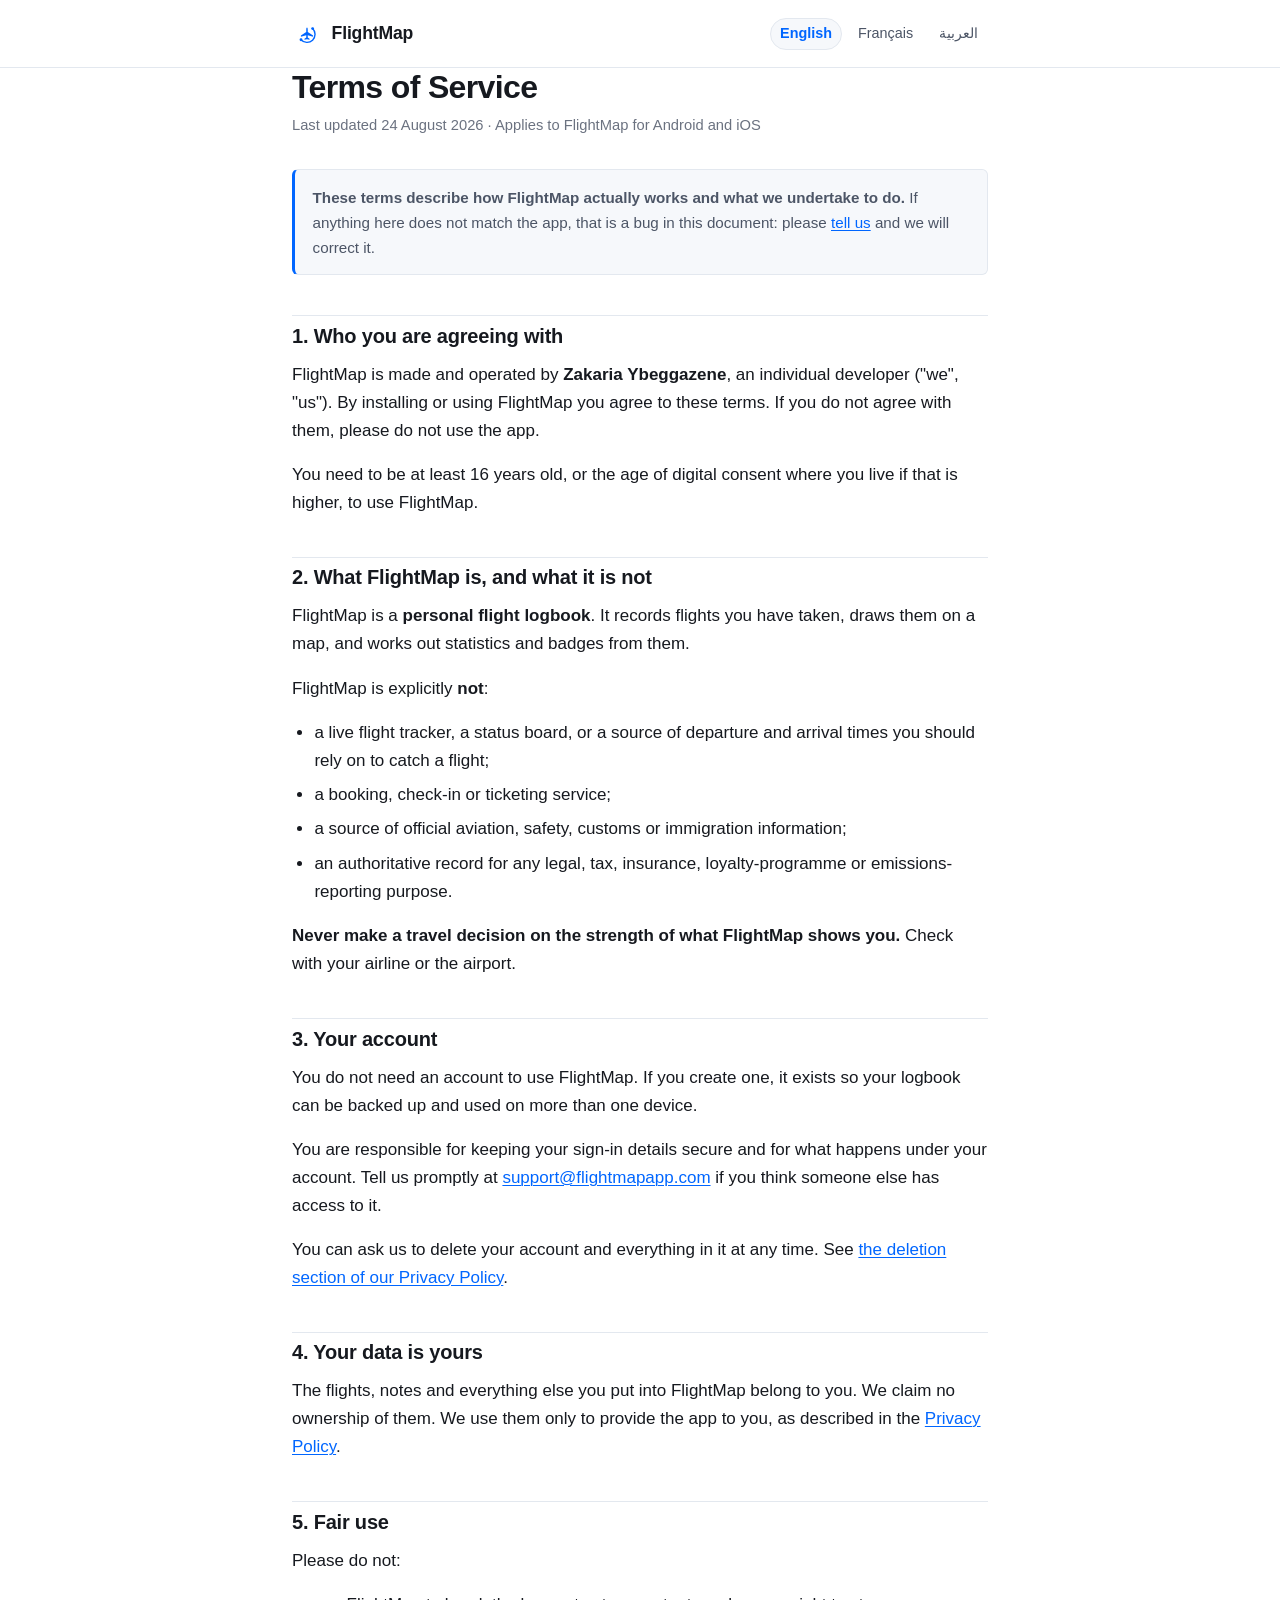
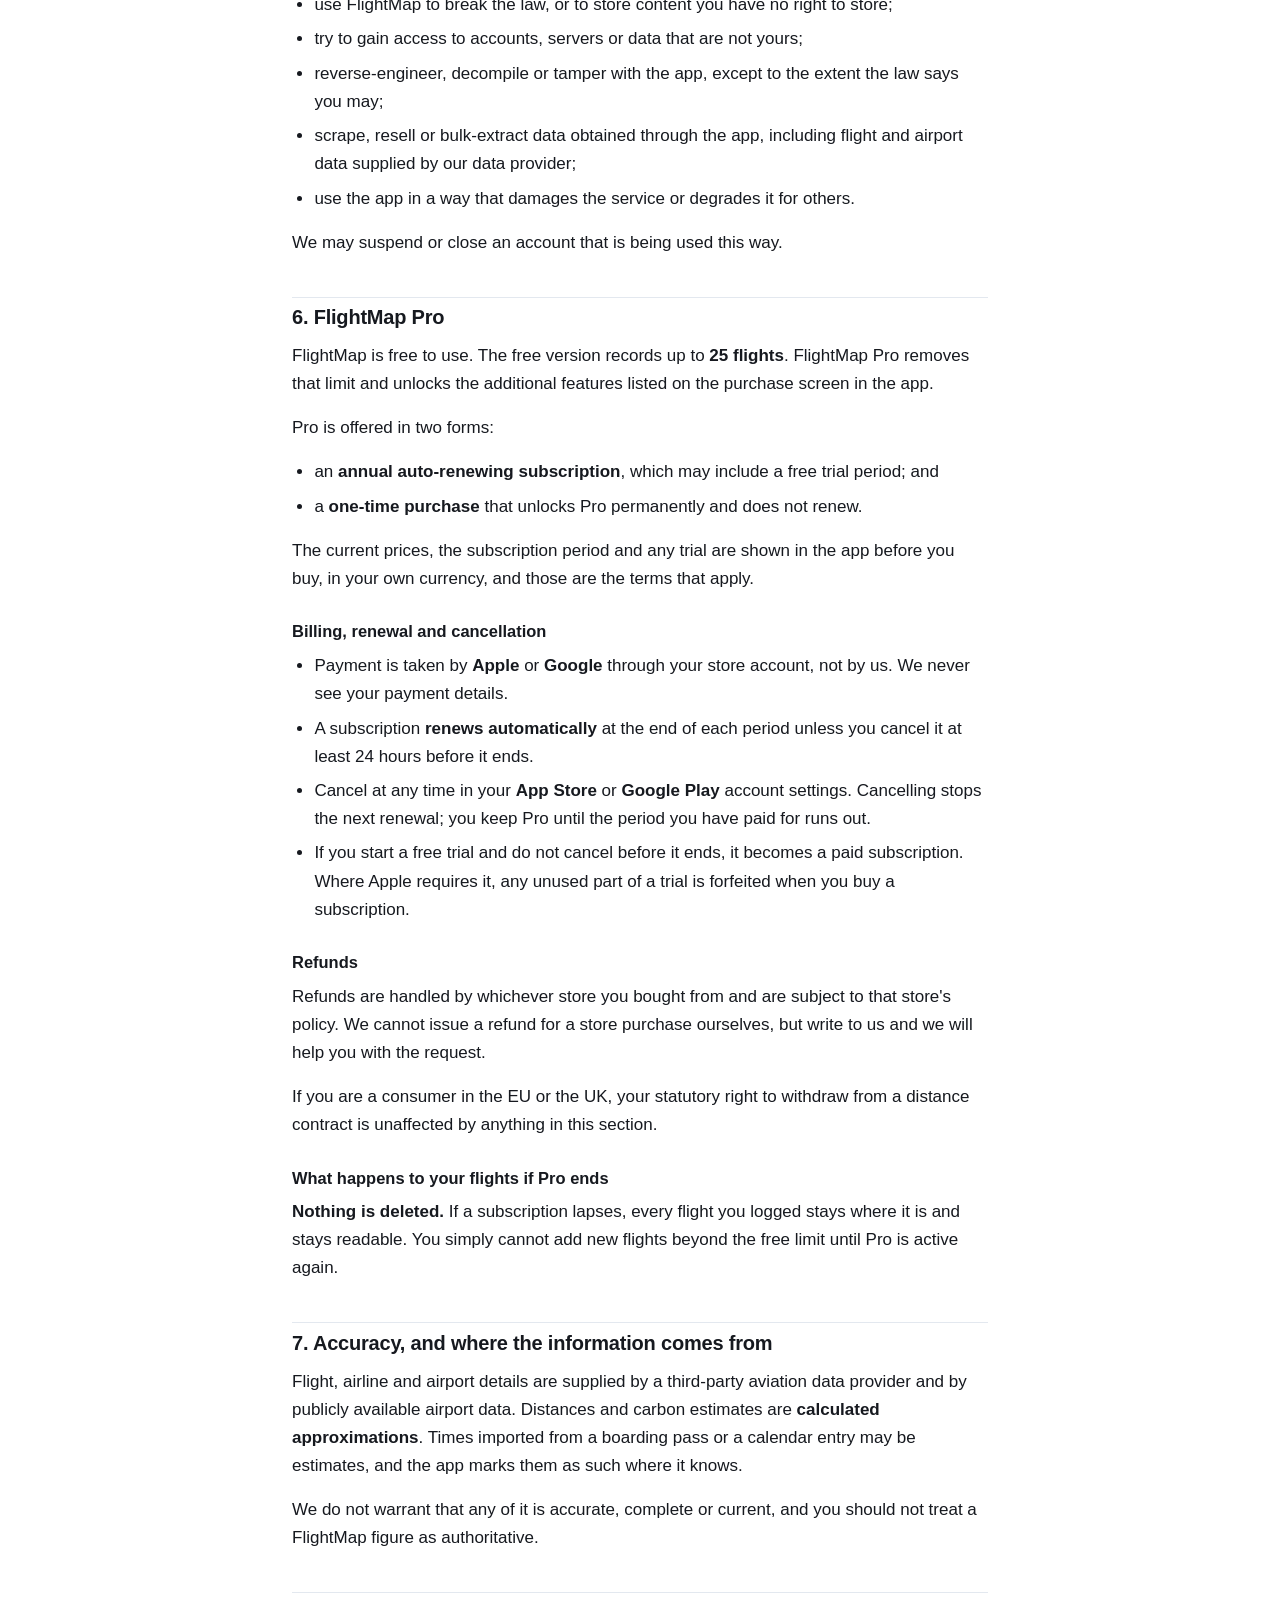
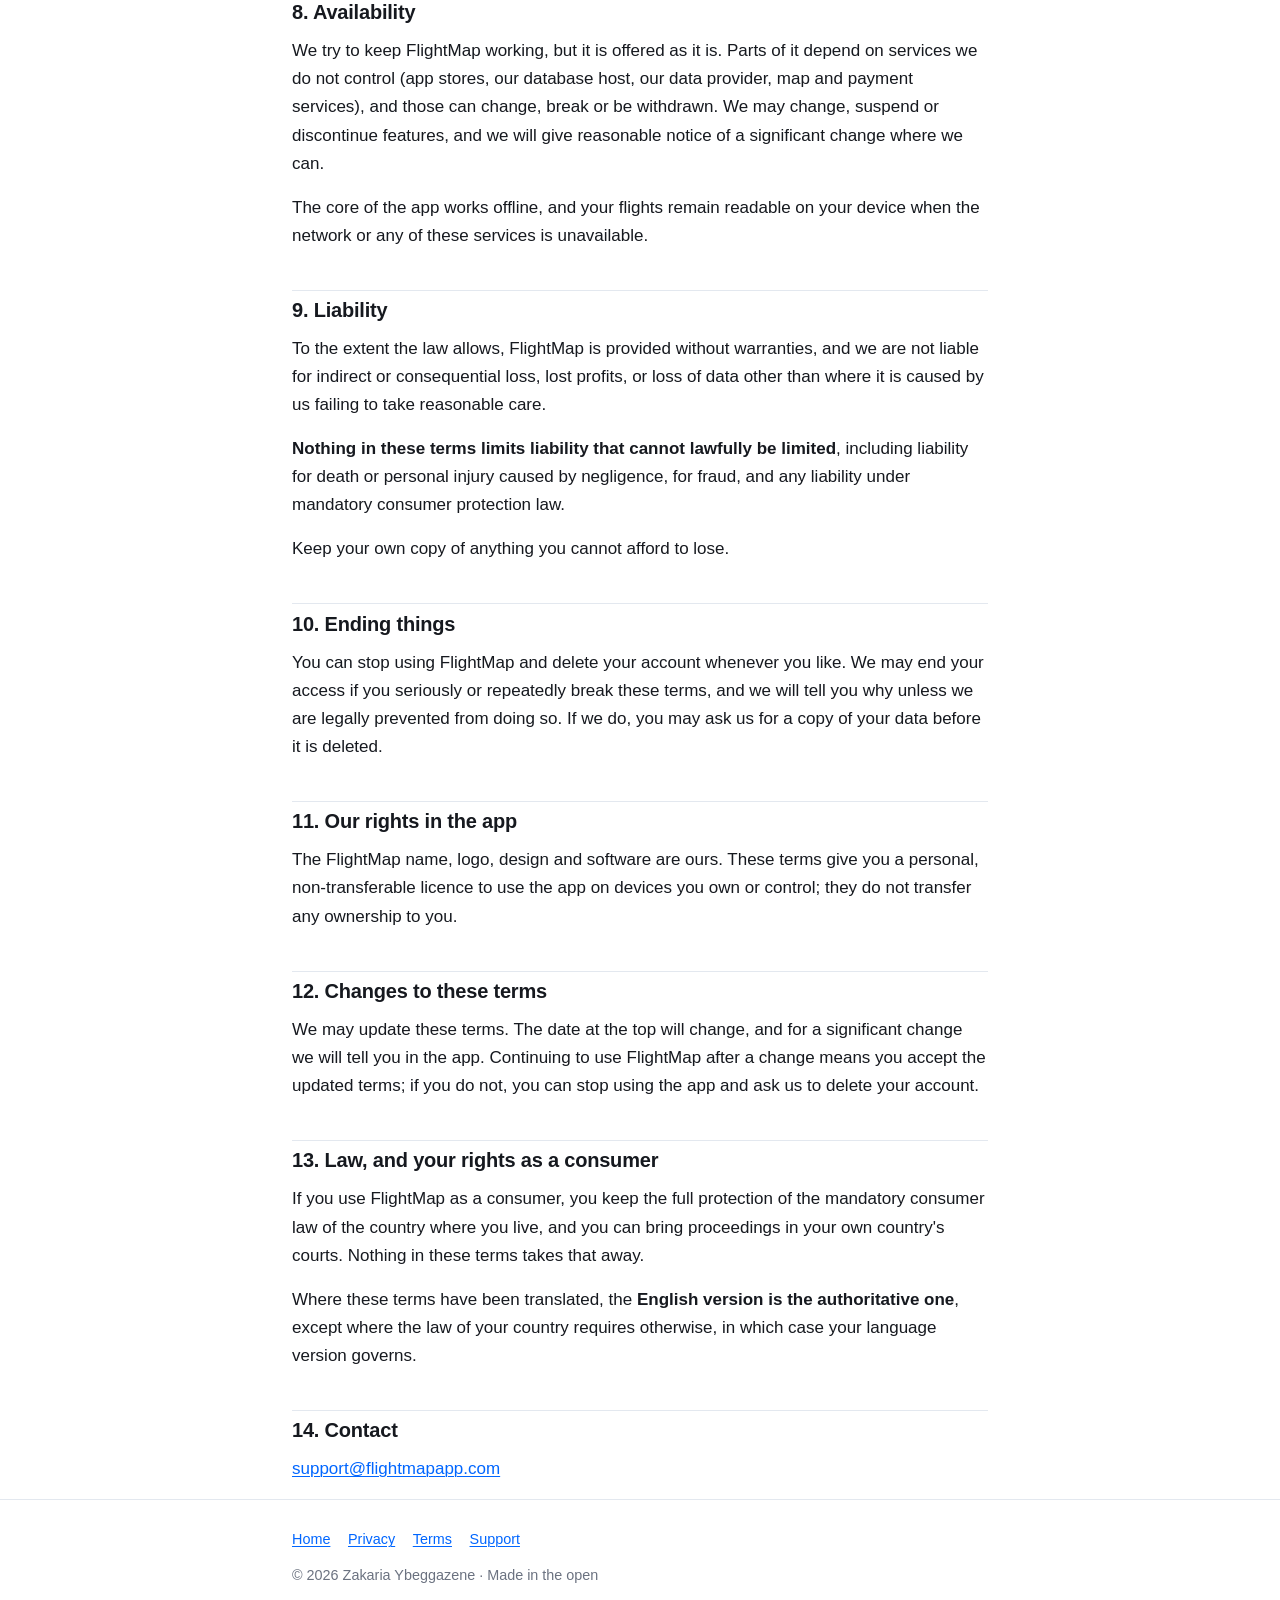
<file: terms/index.html>
<!doctype html>
<html lang="en">
<head>
<meta charset="utf-8">
<meta name="viewport" content="width=device-width, initial-scale=1">
<title>Terms of Service · FlightMap</title>
<meta name="description" content="The terms you agree to when you use FlightMap.">
<link rel="stylesheet" href="/assets/style.css">
<link rel="icon" href="/assets/flightmap-icon.svg" type="image/svg+xml">
<link rel="apple-touch-icon" href="/assets/flightmap-icon-512.png">
<link rel="canonical" href="https://flightmapapp.com/terms">
<link rel="alternate" hreflang="en" href="https://flightmapapp.com/terms">
<link rel="alternate" hreflang="fr" href="https://flightmapapp.com/terms/fr">
<link rel="alternate" hreflang="ar" href="https://flightmapapp.com/terms/ar">
<link rel="alternate" hreflang="x-default" href="https://flightmapapp.com/terms">
</head>
<body>

<header class="site-head">
  <div class="wrap">
    <a class="brand" href="/">
      <svg viewBox="0 0 512 512" aria-hidden="true" focusable="false">
        <path d="M 153.4,354.3 A 138,138 0 1 0 351.9,162.7" fill="none" stroke="currentColor" stroke-width="24" stroke-linecap="round"/>
        <circle cx="153.4" cy="354.3" r="24" fill="currentColor"/>
        <circle cx="351.9" cy="162.7" r="24" fill="currentColor"/>
        <g transform="translate(256,250) scale(1.08)">
          <path fill="currentColor" d="M 0,-96 C 7,-96 12,-82 12,-62 L 12,-28 L 96,28 L 96,48 L 12,24 L 12,60 L 40,82 L 40,96 L 0,88 L -40,96 L -40,82 L -12,60 L -12,24 L -96,48 L -96,28 L -12,-28 L -12,-62 C -12,-82 -7,-96 0,-96 Z"/>
        </g>
      </svg>
      <span>FlightMap</span>
    </a>
    <nav class="langs" aria-label="Language">
      <strong aria-current="page">English</strong>
      <a href="/terms/fr" lang="fr" hreflang="fr">Français</a>
      <a href="/terms/ar" lang="ar" hreflang="ar">العربية</a>
    </nav>
  </div>
</header>

<main class="wrap">

<h1>Terms of Service</h1>
<p class="updated">Last updated 24 August 2026 · Applies to FlightMap for Android and iOS</p>

<div class="note">
  <p><strong>These terms describe how FlightMap actually works and what we undertake to do.</strong> If anything here does not match the app, that is a bug in this document: please <a href="mailto:support@flightmapapp.com">tell us</a> and we will correct it.</p>
</div>

<h2>1. Who you are agreeing with</h2>

<p>FlightMap is made and operated by <strong>Zakaria Ybeggazene</strong>, an individual developer ("we", "us"). By installing or using FlightMap you agree to these terms. If you do not agree with them, please do not use the app.</p>

<p>You need to be at least 16 years old, or the age of digital consent where you live if that is higher, to use FlightMap.</p>

<h2>2. What FlightMap is, and what it is not</h2>

<p>FlightMap is a <strong>personal flight logbook</strong>. It records flights you have taken, draws them on a map, and works out statistics and badges from them.</p>

<p>FlightMap is explicitly <strong>not</strong>:</p>

<ul>
  <li>a live flight tracker, a status board, or a source of departure and arrival times you should rely on to catch a flight;</li>
  <li>a booking, check-in or ticketing service;</li>
  <li>a source of official aviation, safety, customs or immigration information;</li>
  <li>an authoritative record for any legal, tax, insurance, loyalty-programme or emissions-reporting purpose.</li>
</ul>

<p><strong>Never make a travel decision on the strength of what FlightMap shows you.</strong> Check with your airline or the airport.</p>

<h2>3. Your account</h2>

<p>You do not need an account to use FlightMap. If you create one, it exists so your logbook can be backed up and used on more than one device.</p>

<p>You are responsible for keeping your sign-in details secure and for what happens under your account. Tell us promptly at <a href="mailto:support@flightmapapp.com">support@flightmapapp.com</a> if you think someone else has access to it.</p>

<p>You can ask us to delete your account and everything in it at any time. See <a href="/privacy#deletion">the deletion section of our Privacy Policy</a>.</p>

<h2>4. Your data is yours</h2>

<p>The flights, notes and everything else you put into FlightMap belong to you. We claim no ownership of them. We use them only to provide the app to you, as described in the <a href="/privacy">Privacy Policy</a>.</p>

<h2>5. Fair use</h2>

<p>Please do not:</p>

<ul>
  <li>use FlightMap to break the law, or to store content you have no right to store;</li>
  <li>try to gain access to accounts, servers or data that are not yours;</li>
  <li>reverse-engineer, decompile or tamper with the app, except to the extent the law says you may;</li>
  <li>scrape, resell or bulk-extract data obtained through the app, including flight and airport data supplied by our data provider;</li>
  <li>use the app in a way that damages the service or degrades it for others.</li>
</ul>

<p>We may suspend or close an account that is being used this way.</p>

<h2>6. FlightMap Pro</h2>

<p>FlightMap is free to use. The free version records up to <strong>25 flights</strong>. FlightMap Pro removes that limit and unlocks the additional features listed on the purchase screen in the app.</p>

<p>Pro is offered in two forms:</p>

<ul>
  <li>an <strong>annual auto-renewing subscription</strong>, which may include a free trial period; and</li>
  <li>a <strong>one-time purchase</strong> that unlocks Pro permanently and does not renew.</li>
</ul>

<p>The current prices, the subscription period and any trial are shown in the app before you buy, in your own currency, and those are the terms that apply.</p>

<h3>Billing, renewal and cancellation</h3>

<ul>
  <li>Payment is taken by <strong>Apple</strong> or <strong>Google</strong> through your store account, not by us. We never see your payment details.</li>
  <li>A subscription <strong>renews automatically</strong> at the end of each period unless you cancel it at least 24 hours before it ends.</li>
  <li>Cancel at any time in your <strong>App Store</strong> or <strong>Google Play</strong> account settings. Cancelling stops the next renewal; you keep Pro until the period you have paid for runs out.</li>
  <li>If you start a free trial and do not cancel before it ends, it becomes a paid subscription. Where Apple requires it, any unused part of a trial is forfeited when you buy a subscription.</li>
</ul>

<h3>Refunds</h3>

<p>Refunds are handled by whichever store you bought from and are subject to that store's policy. We cannot issue a refund for a store purchase ourselves, but write to us and we will help you with the request.</p>

<p>If you are a consumer in the EU or the UK, your statutory right to withdraw from a distance contract is unaffected by anything in this section.</p>

<h3>What happens to your flights if Pro ends</h3>

<p><strong>Nothing is deleted.</strong> If a subscription lapses, every flight you logged stays where it is and stays readable. You simply cannot add new flights beyond the free limit until Pro is active again.</p>

<h2>7. Accuracy, and where the information comes from</h2>

<p>Flight, airline and airport details are supplied by a third-party aviation data provider and by publicly available airport data. Distances and carbon estimates are <strong>calculated approximations</strong>. Times imported from a boarding pass or a calendar entry may be estimates, and the app marks them as such where it knows.</p>

<p>We do not warrant that any of it is accurate, complete or current, and you should not treat a FlightMap figure as authoritative.</p>

<h2>8. Availability</h2>

<p>We try to keep FlightMap working, but it is offered as it is. Parts of it depend on services we do not control (app stores, our database host, our data provider, map and payment services), and those can change, break or be withdrawn. We may change, suspend or discontinue features, and we will give reasonable notice of a significant change where we can.</p>

<p>The core of the app works offline, and your flights remain readable on your device when the network or any of these services is unavailable.</p>

<h2>9. Liability</h2>

<p>To the extent the law allows, FlightMap is provided without warranties, and we are not liable for indirect or consequential loss, lost profits, or loss of data other than where it is caused by us failing to take reasonable care.</p>

<p><strong>Nothing in these terms limits liability that cannot lawfully be limited</strong>, including liability for death or personal injury caused by negligence, for fraud, and any liability under mandatory consumer protection law.</p>

<p>Keep your own copy of anything you cannot afford to lose.</p>

<h2>10. Ending things</h2>

<p>You can stop using FlightMap and delete your account whenever you like. We may end your access if you seriously or repeatedly break these terms, and we will tell you why unless we are legally prevented from doing so. If we do, you may ask us for a copy of your data before it is deleted.</p>

<h2>11. Our rights in the app</h2>

<p>The FlightMap name, logo, design and software are ours. These terms give you a personal, non-transferable licence to use the app on devices you own or control; they do not transfer any ownership to you.</p>

<h2>12. Changes to these terms</h2>

<p>We may update these terms. The date at the top will change, and for a significant change we will tell you in the app. Continuing to use FlightMap after a change means you accept the updated terms; if you do not, you can stop using the app and ask us to delete your account.</p>

<h2>13. Law, and your rights as a consumer</h2>

<p>If you use FlightMap as a consumer, you keep the full protection of the mandatory consumer law of the country where you live, and you can bring proceedings in your own country's courts. Nothing in these terms takes that away.</p>

<p>Where these terms have been translated, the <strong>English version is the authoritative one</strong>, except where the law of your country requires otherwise, in which case your language version governs.</p>

<h2>14. Contact</h2>

<p><a href="mailto:support@flightmapapp.com">support@flightmapapp.com</a></p>

</main>

<footer class="site-foot">
  <div class="wrap">
    <nav>
      <a href="/">Home</a>
      <a href="/privacy">Privacy</a>
      <a href="/terms">Terms</a>
      <a href="mailto:support@flightmapapp.com">Support</a>
    </nav>
    <p>© 2026 Zakaria Ybeggazene · Made in the open</p>
  </div>
</footer>

</body>
</html>
</file>
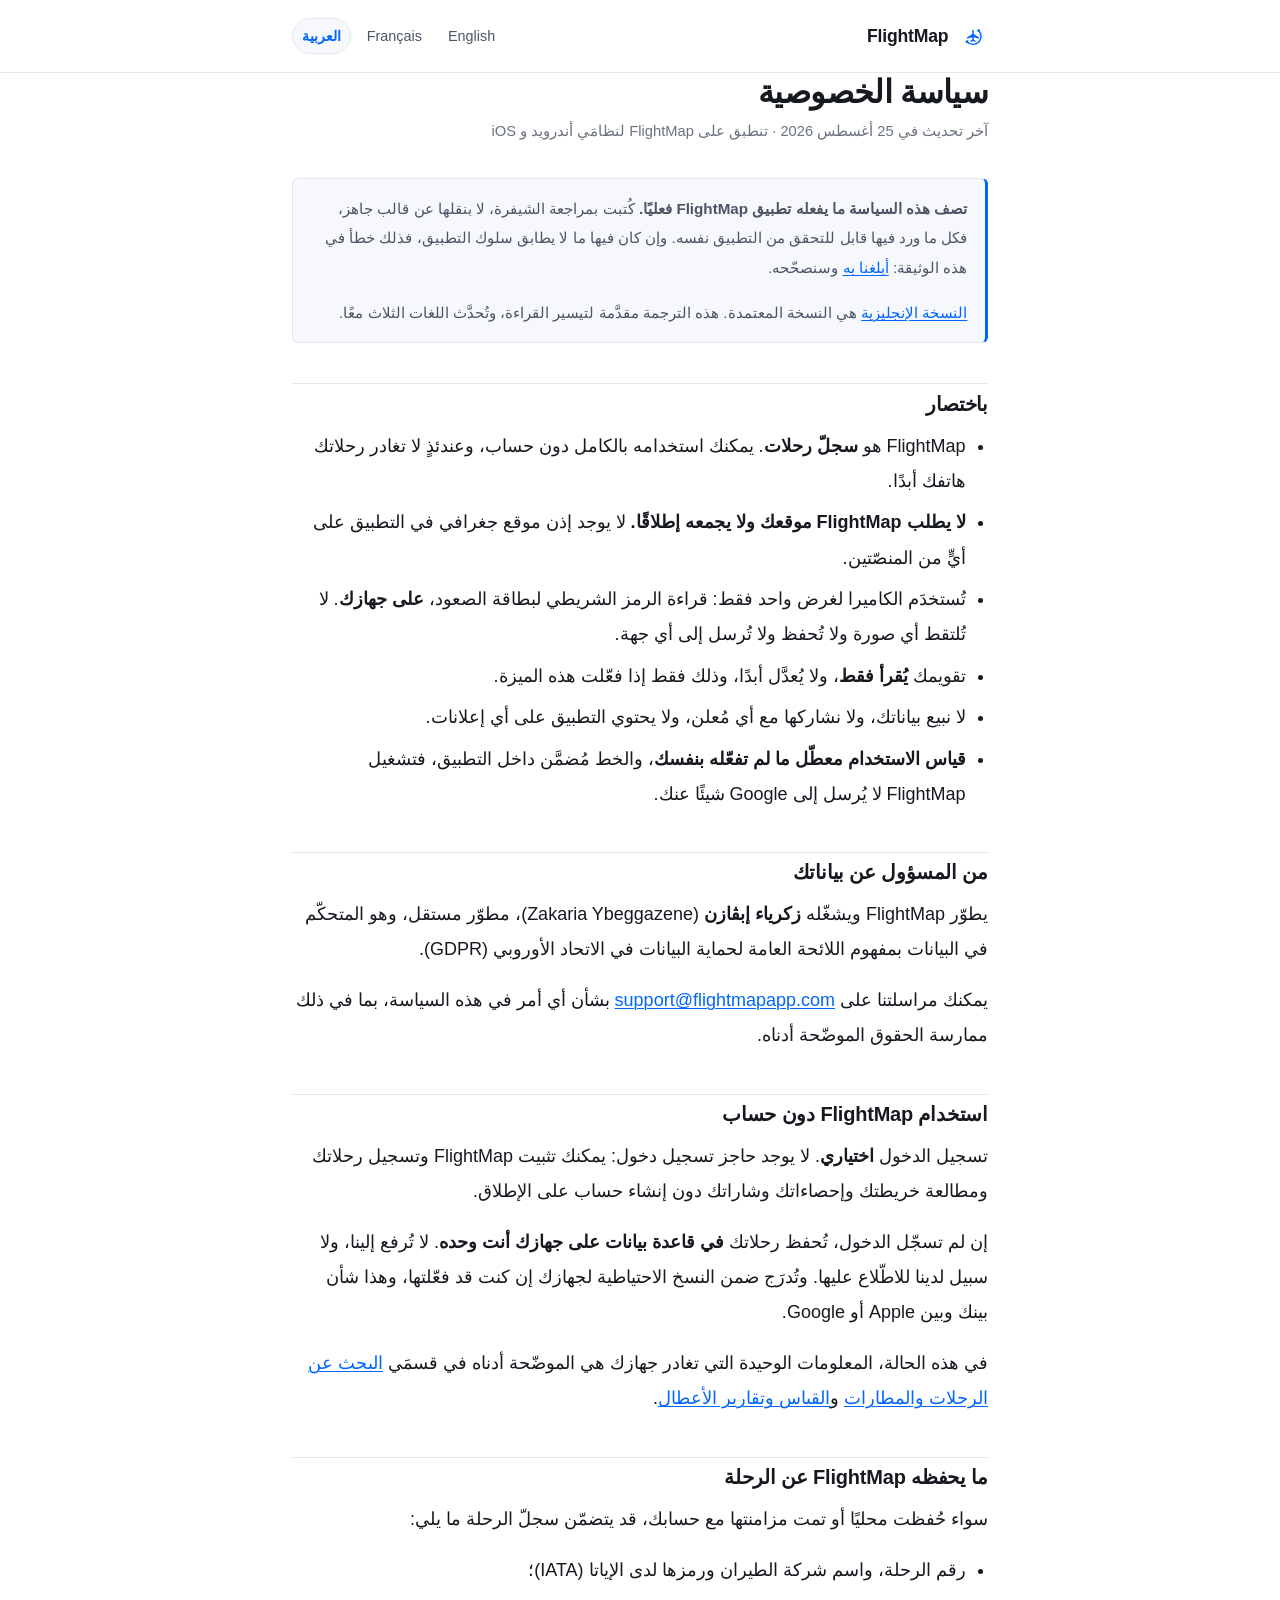
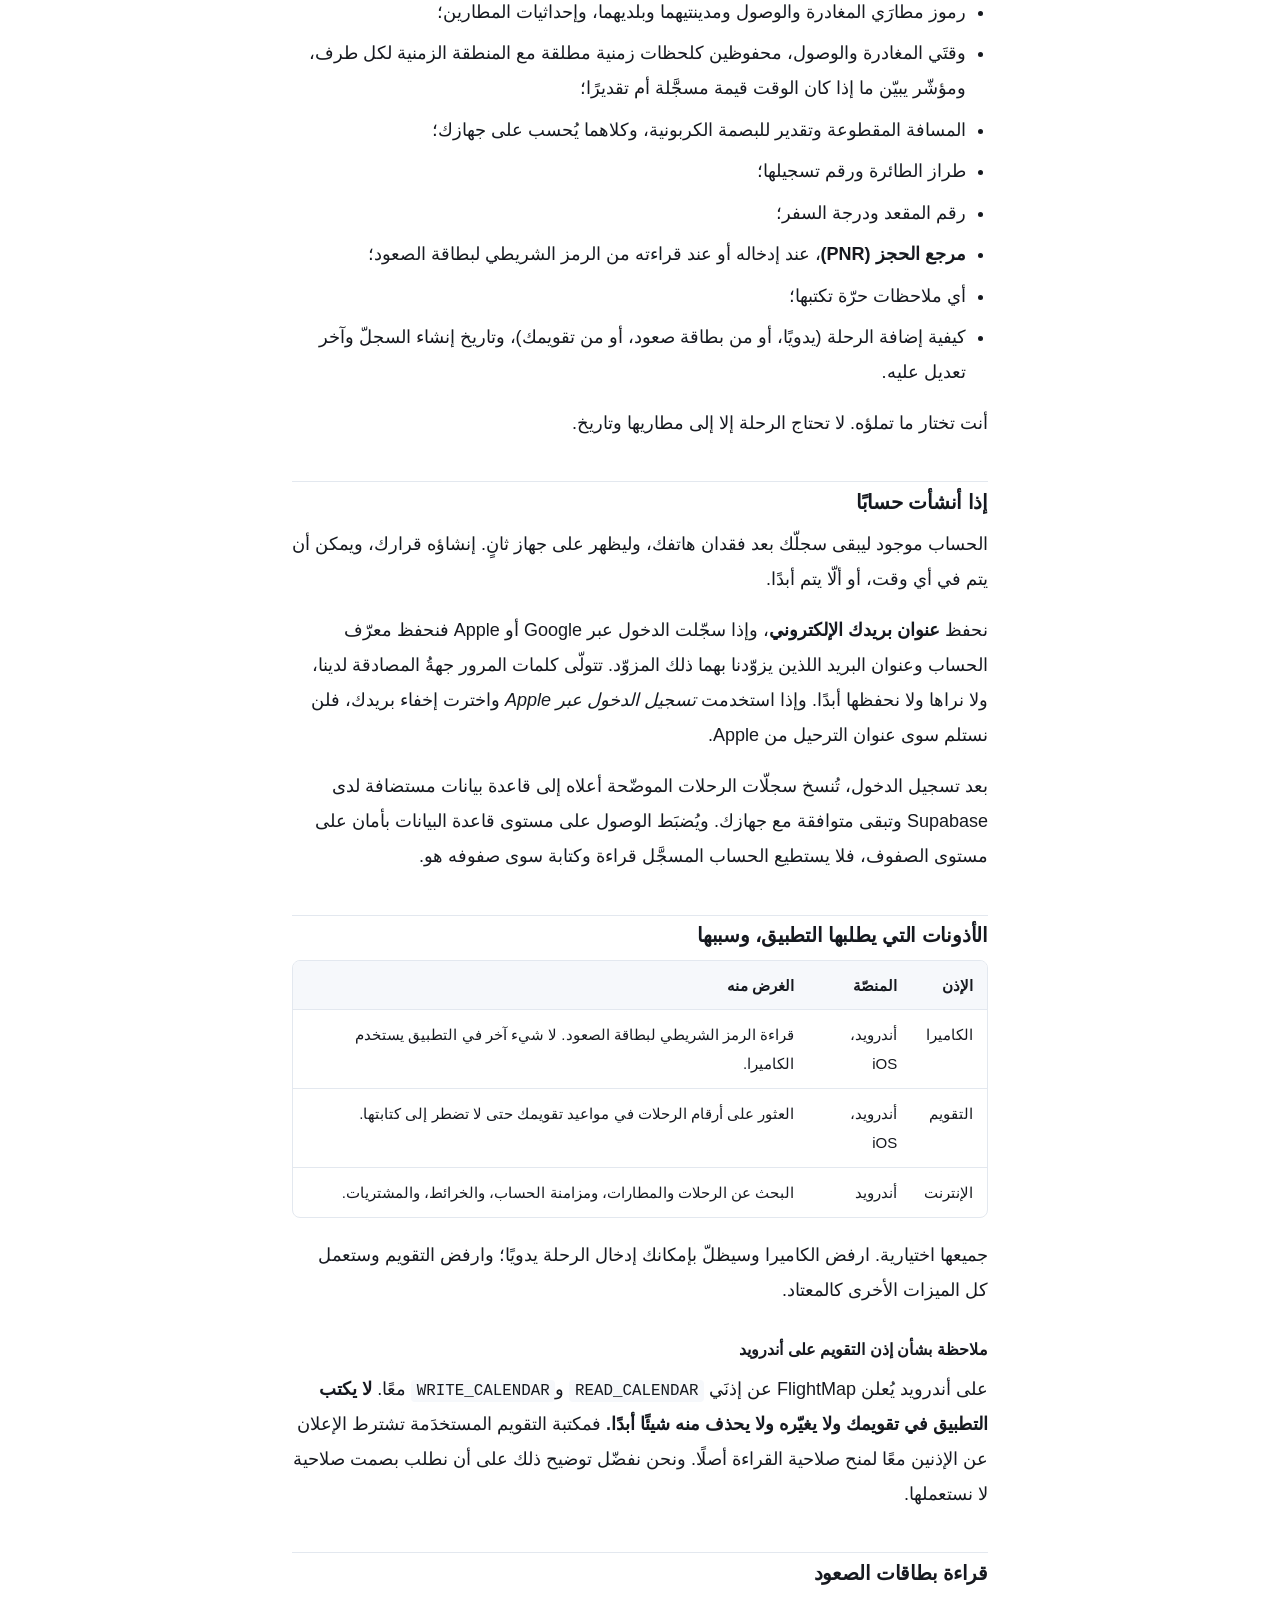
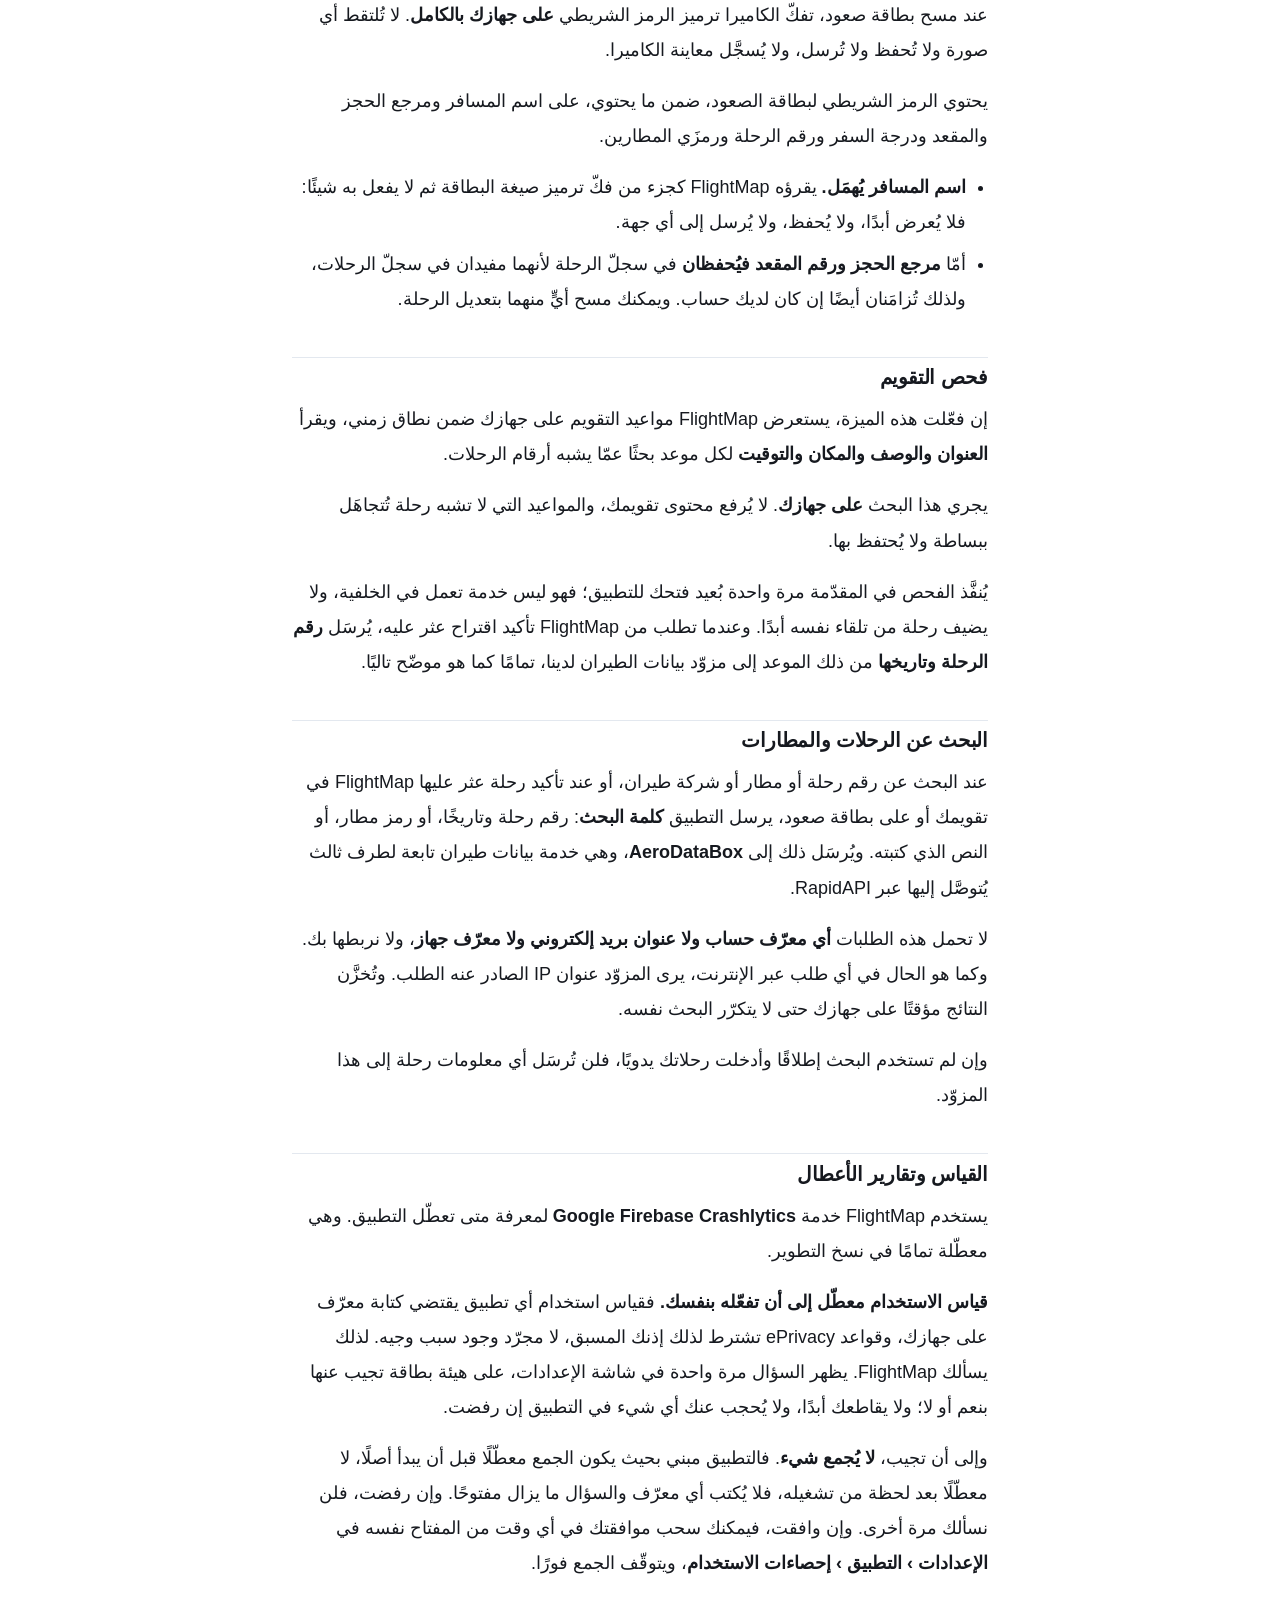
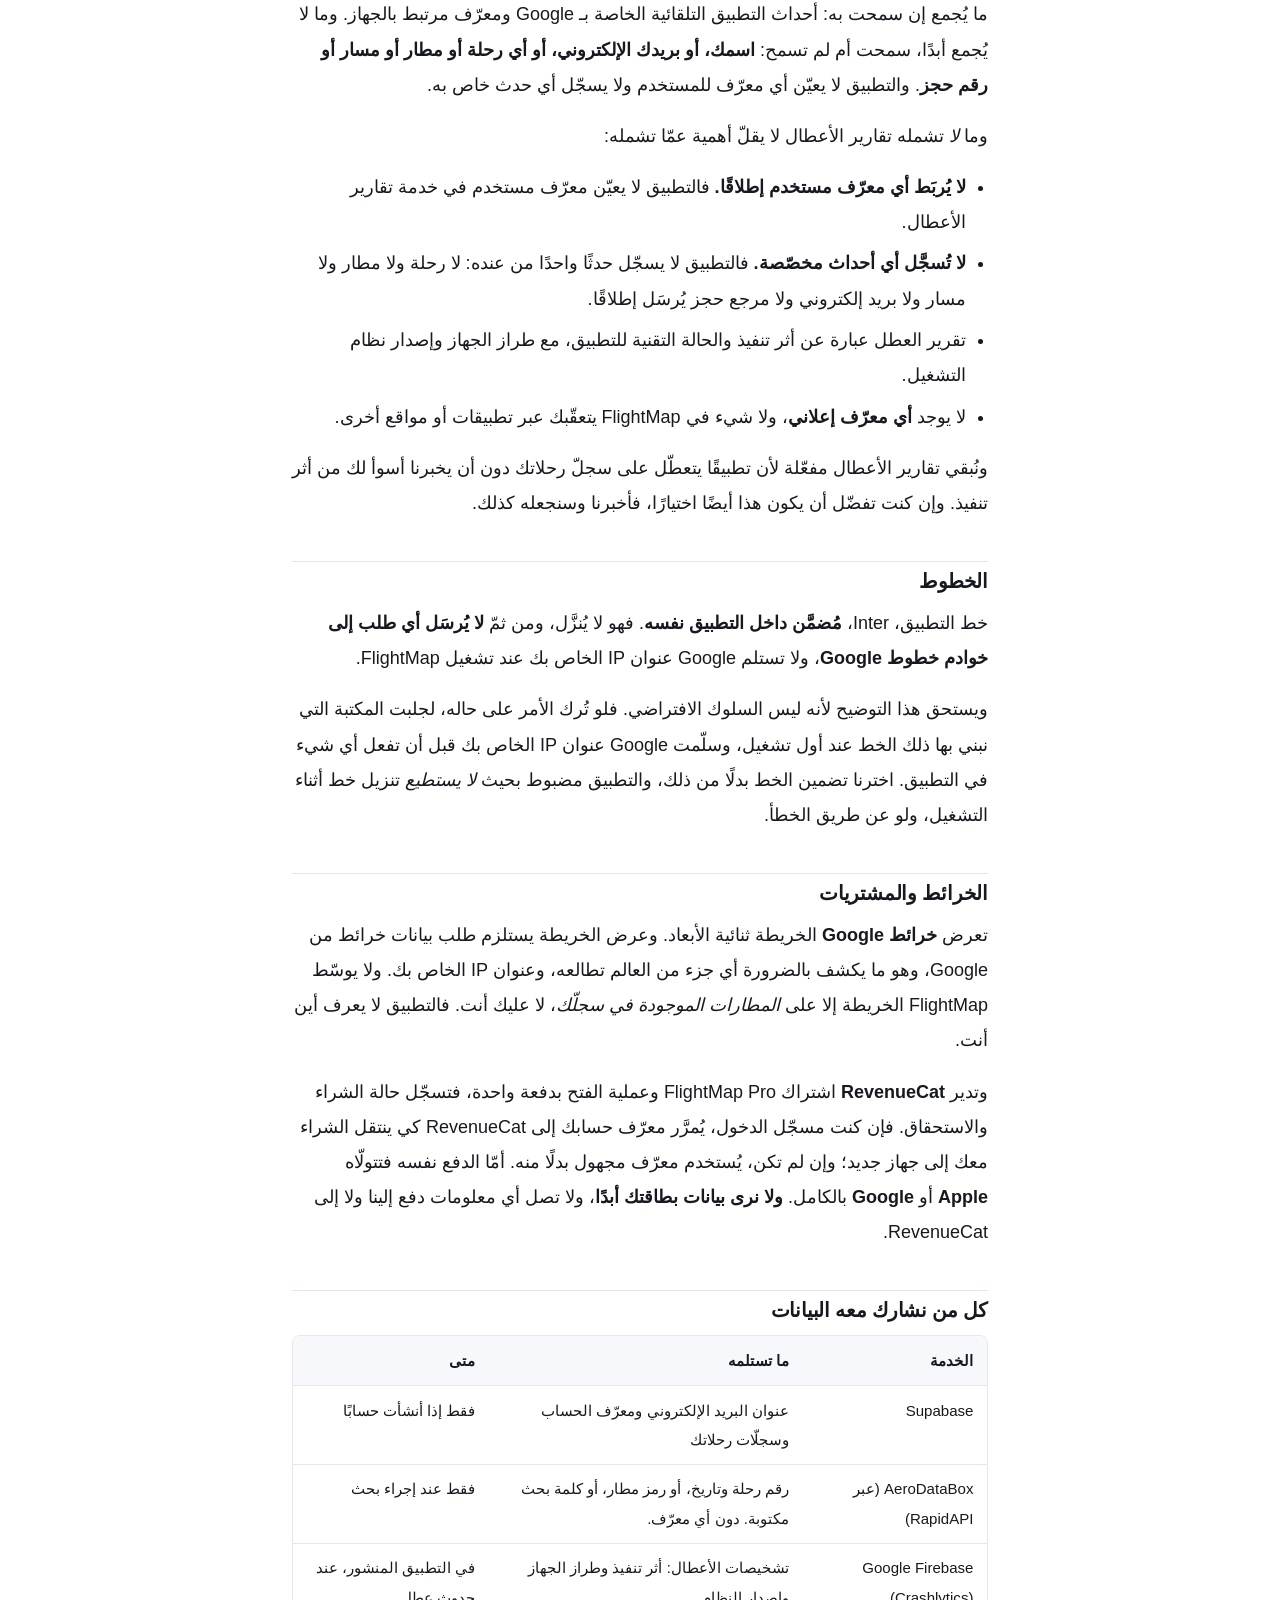
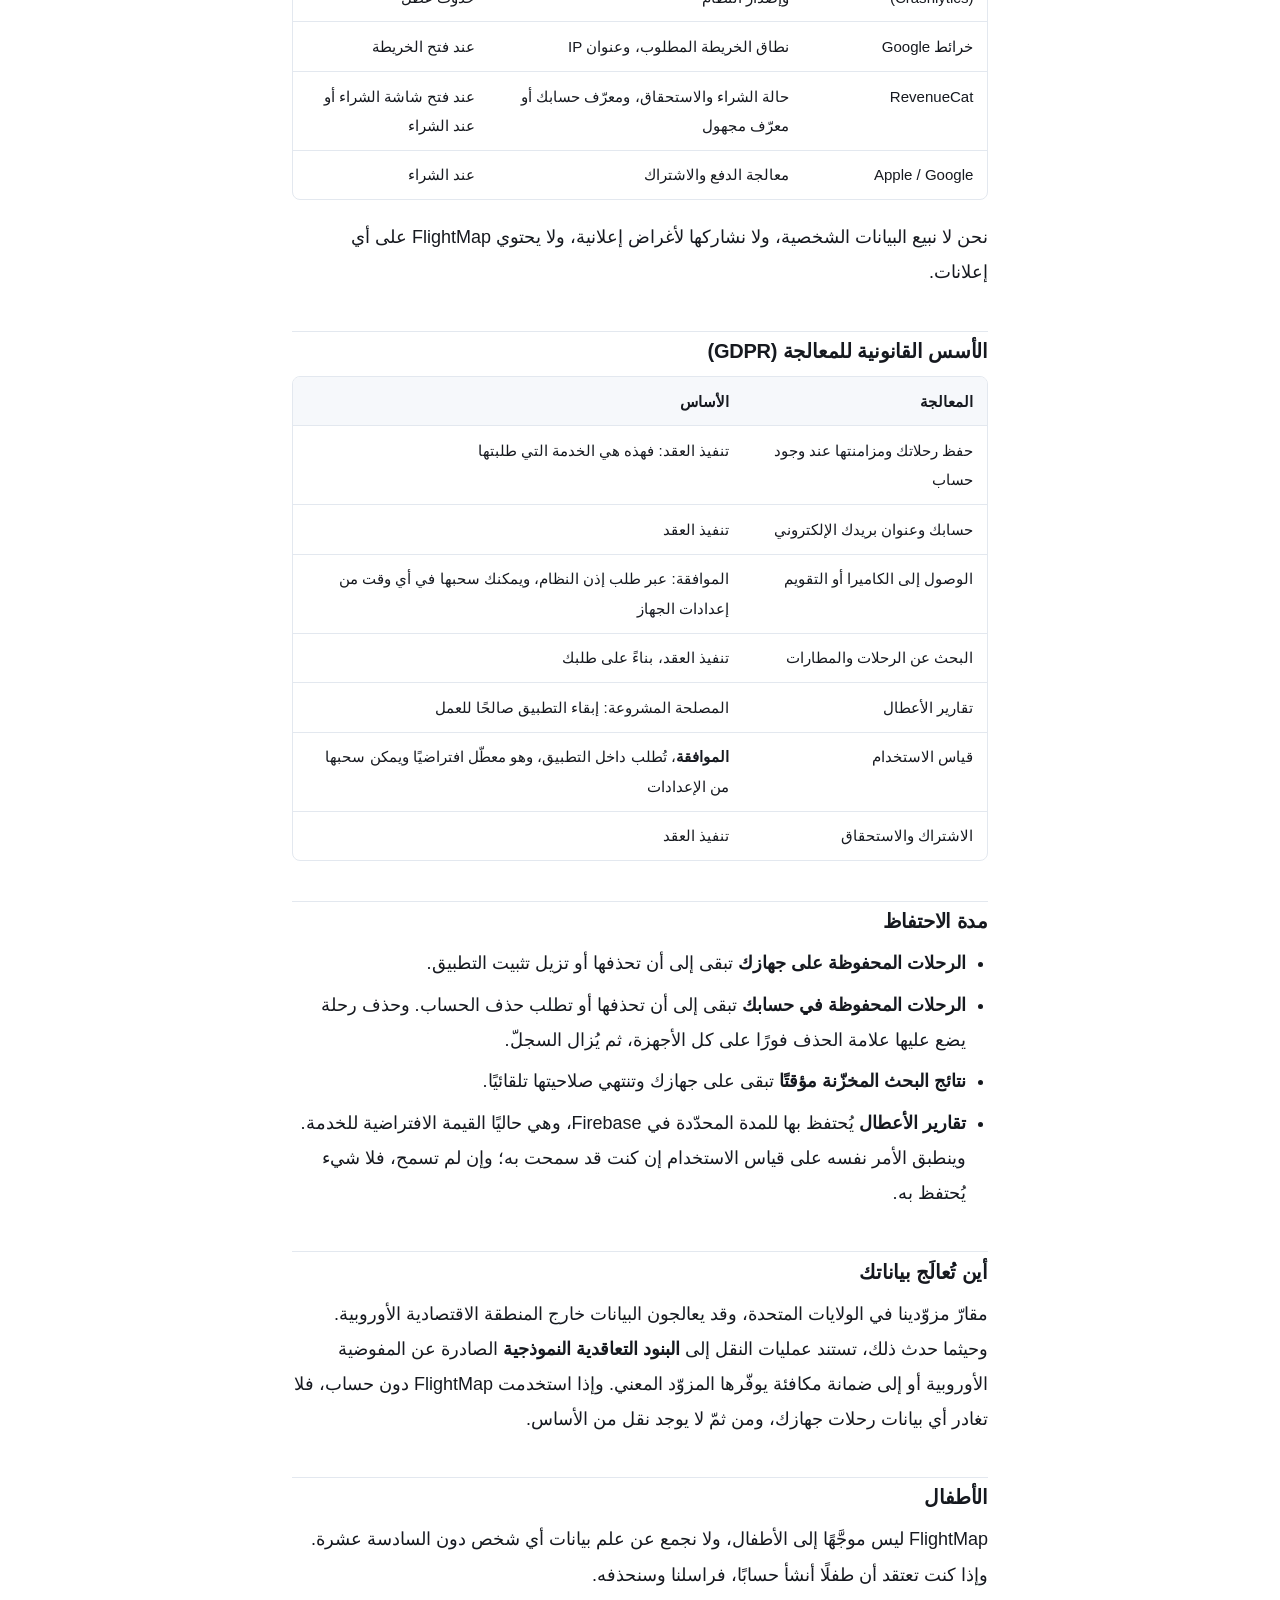
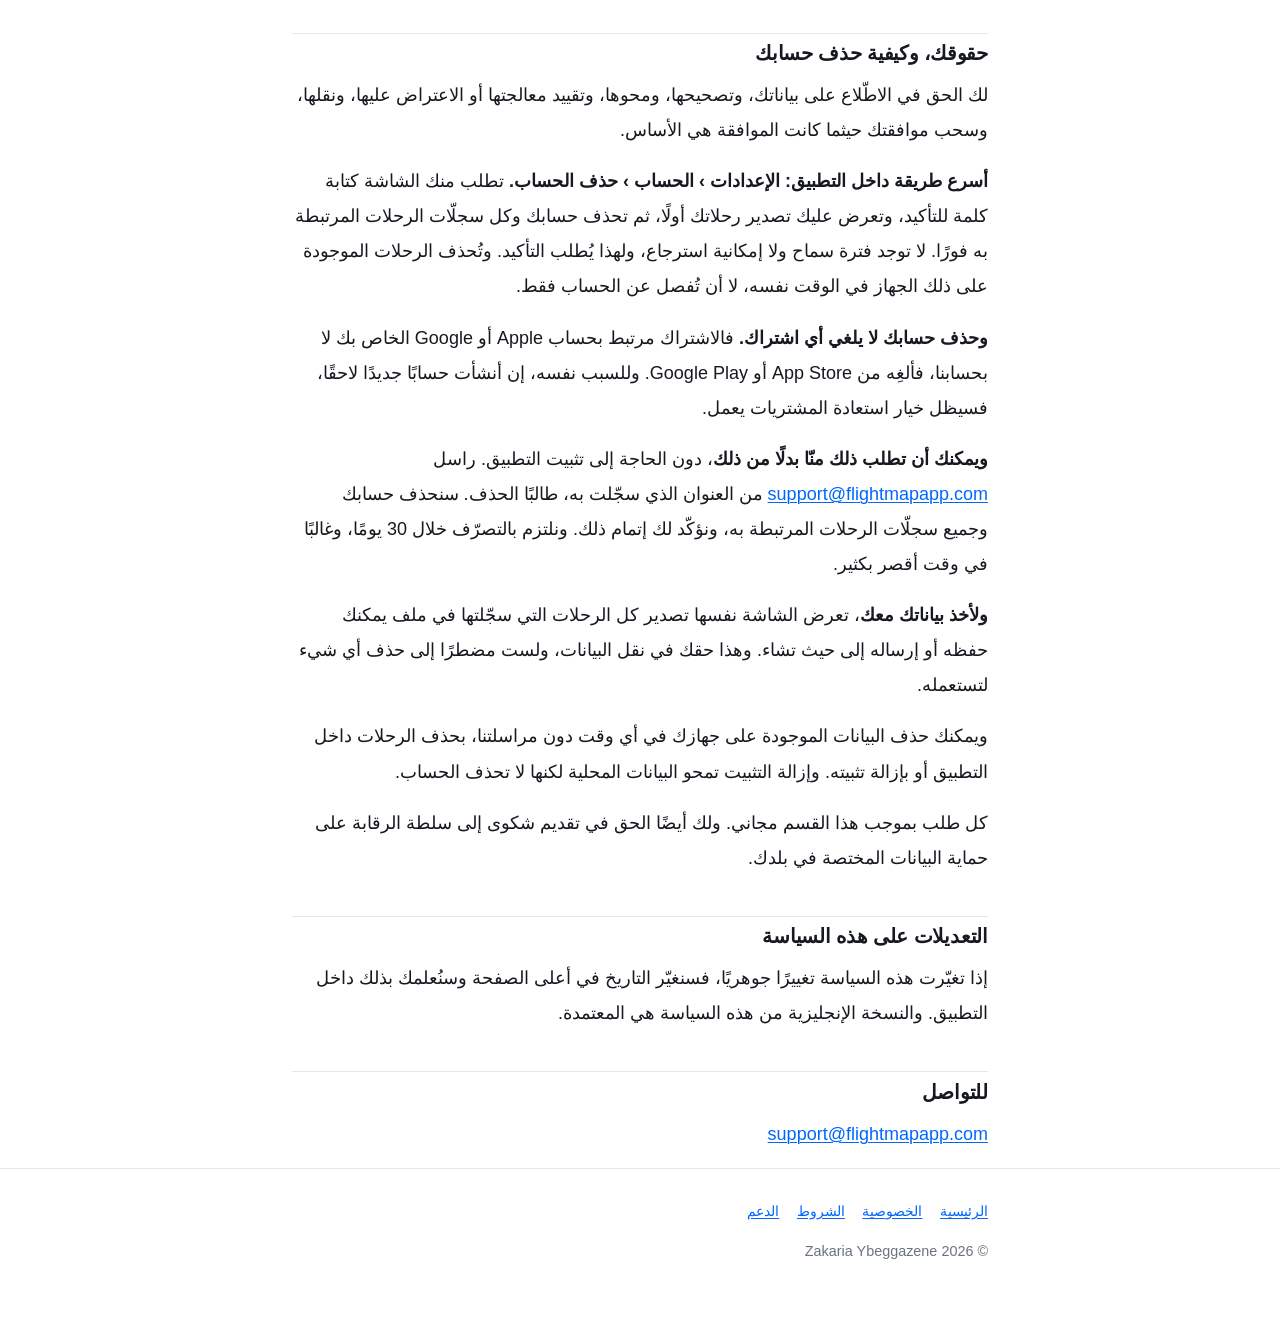
<file: privacy/ar/index.html>
<!doctype html>
<html lang="ar" dir="rtl">
<head>
<meta charset="utf-8">
<meta name="viewport" content="width=device-width, initial-scale=1">
<title>سياسة الخصوصية · FlightMap</title>
<meta name="description" content="ما الذي يحفظه FlightMap، وما الذي يرسله، وما الذي لا يجمعه أبدًا.">
<link rel="stylesheet" href="/assets/style.css">
<link rel="icon" href="/assets/flightmap-icon.svg" type="image/svg+xml">
<link rel="apple-touch-icon" href="/assets/flightmap-icon-512.png">
<link rel="canonical" href="https://flightmapapp.com/privacy/ar">
<link rel="alternate" hreflang="en" href="https://flightmapapp.com/privacy">
<link rel="alternate" hreflang="fr" href="https://flightmapapp.com/privacy/fr">
<link rel="alternate" hreflang="ar" href="https://flightmapapp.com/privacy/ar">
<link rel="alternate" hreflang="x-default" href="https://flightmapapp.com/privacy">
</head>
<body>

<header class="site-head">
  <div class="wrap">
    <a class="brand" href="/">
      <svg viewBox="0 0 512 512" aria-hidden="true" focusable="false">
        <path d="M 153.4,354.3 A 138,138 0 1 0 351.9,162.7" fill="none" stroke="currentColor" stroke-width="24" stroke-linecap="round"/>
        <circle cx="153.4" cy="354.3" r="24" fill="currentColor"/>
        <circle cx="351.9" cy="162.7" r="24" fill="currentColor"/>
        <g transform="translate(256,250) scale(1.08)">
          <path fill="currentColor" d="M 0,-96 C 7,-96 12,-82 12,-62 L 12,-28 L 96,28 L 96,48 L 12,24 L 12,60 L 40,82 L 40,96 L 0,88 L -40,96 L -40,82 L -12,60 L -12,24 L -96,48 L -96,28 L -12,-28 L -12,-62 C -12,-82 -7,-96 0,-96 Z"/>
        </g>
      </svg>
      <span>FlightMap</span>
    </a>
    <nav class="langs" aria-label="اللغة">
      <a href="/privacy" lang="en" hreflang="en" dir="ltr">English</a>
      <a href="/privacy/fr" lang="fr" hreflang="fr" dir="ltr">Français</a>
      <strong aria-current="page">العربية</strong>
    </nav>
  </div>
</header>

<main class="wrap">

<h1>سياسة الخصوصية</h1>
<p class="updated">آخر تحديث في 25 أغسطس 2026 · تنطبق على FlightMap لنظامَي أندرويد و iOS</p>

<div class="note">
  <p><strong>تصف هذه السياسة ما يفعله تطبيق FlightMap فعليًا.</strong> كُتبت بمراجعة الشيفرة، لا بنقلها عن قالب جاهز، فكل ما ورد فيها قابل للتحقق من التطبيق نفسه. وإن كان فيها ما لا يطابق سلوك التطبيق، فذلك خطأ في هذه الوثيقة: <a href="mailto:support@flightmapapp.com">أبلغنا به</a> وسنصحّحه.</p>
  <p><a href="/privacy">النسخة الإنجليزية</a> هي النسخة المعتمدة. هذه الترجمة مقدَّمة لتيسير القراءة، وتُحدَّث اللغات الثلاث معًا.</p>
</div>

<h2>باختصار</h2>

<ul>
  <li>FlightMap هو <strong>سجلّ رحلات</strong>. يمكنك استخدامه بالكامل دون حساب، وعندئذٍ لا تغادر رحلاتك هاتفك أبدًا.</li>
  <li><strong>لا يطلب FlightMap موقعك ولا يجمعه إطلاقًا.</strong> لا يوجد إذن موقع جغرافي في التطبيق على أيٍّ من المنصّتين.</li>
  <li>تُستخدَم الكاميرا لغرض واحد فقط: قراءة الرمز الشريطي لبطاقة الصعود، <strong>على جهازك</strong>. لا تُلتقط أي صورة ولا تُحفظ ولا تُرسل إلى أي جهة.</li>
  <li>تقويمك <strong>يُقرأ فقط</strong>، ولا يُعدَّل أبدًا، وذلك فقط إذا فعّلت هذه الميزة.</li>
  <li>لا نبيع بياناتك، ولا نشاركها مع أي مُعلن، ولا يحتوي التطبيق على أي إعلانات.</li>
  <li><strong>قياس الاستخدام معطّل ما لم تفعّله بنفسك</strong>، والخط مُضمَّن داخل التطبيق، فتشغيل FlightMap لا يُرسل إلى Google شيئًا عنك.</li>
</ul>

<h2>من المسؤول عن بياناتك</h2>

<p>يطوّر FlightMap ويشغّله <strong>زكرياء إبڨازن</strong> (Zakaria Ybeggazene)، مطوّر مستقل، وهو المتحكّم في البيانات بمفهوم اللائحة العامة لحماية البيانات في الاتحاد الأوروبي (GDPR).</p>

<p>يمكنك مراسلتنا على <a href="mailto:support@flightmapapp.com" dir="ltr">support@flightmapapp.com</a> بشأن أي أمر في هذه السياسة، بما في ذلك ممارسة الحقوق الموضّحة أدناه.</p>

<h2>استخدام FlightMap دون حساب</h2>

<p>تسجيل الدخول <strong>اختياري</strong>. لا يوجد حاجز تسجيل دخول: يمكنك تثبيت FlightMap وتسجيل رحلاتك ومطالعة خريطتك وإحصاءاتك وشاراتك دون إنشاء حساب على الإطلاق.</p>

<p>إن لم تسجّل الدخول، تُحفظ رحلاتك <strong>في قاعدة بيانات على جهازك أنت وحده</strong>. لا تُرفع إلينا، ولا سبيل لدينا للاطّلاع عليها. وتُدرَج ضمن النسخ الاحتياطية لجهازك إن كنت قد فعّلتها، وهذا شأن بينك وبين Apple أو Google.</p>

<p>في هذه الحالة، المعلومات الوحيدة التي تغادر جهازك هي الموضّحة أدناه في قسمَي <a href="#lookups">البحث عن الرحلات والمطارات</a> و<a href="#analytics">القياس وتقارير الأعطال</a>.</p>

<h2>ما يحفظه FlightMap عن الرحلة</h2>

<p>سواء حُفظت محليًا أو تمت مزامنتها مع حسابك، قد يتضمّن سجلّ الرحلة ما يلي:</p>

<ul>
  <li>رقم الرحلة، واسم شركة الطيران ورمزها لدى الإياتا (IATA)؛</li>
  <li>رموز مطارَي المغادرة والوصول ومدينتيهما وبلديهما، وإحداثيات المطارين؛</li>
  <li>وقتَي المغادرة والوصول، محفوظين كلحظات زمنية مطلقة مع المنطقة الزمنية لكل طرف، ومؤشّر يبيّن ما إذا كان الوقت قيمة مسجَّلة أم تقديرًا؛</li>
  <li>المسافة المقطوعة وتقدير للبصمة الكربونية، وكلاهما يُحسب على جهازك؛</li>
  <li>طراز الطائرة ورقم تسجيلها؛</li>
  <li>رقم المقعد ودرجة السفر؛</li>
  <li><strong>مرجع الحجز (PNR)</strong>، عند إدخاله أو عند قراءته من الرمز الشريطي لبطاقة الصعود؛</li>
  <li>أي ملاحظات حرّة تكتبها؛</li>
  <li>كيفية إضافة الرحلة (يدويًا، أو من بطاقة صعود، أو من تقويمك)، وتاريخ إنشاء السجلّ وآخر تعديل عليه.</li>
</ul>

<p>أنت تختار ما تملؤه. لا تحتاج الرحلة إلا إلى مطاريها وتاريخ.</p>

<h2>إذا أنشأت حسابًا</h2>

<p>الحساب موجود ليبقى سجلّك بعد فقدان هاتفك، وليظهر على جهاز ثانٍ. إنشاؤه قرارك، ويمكن أن يتم في أي وقت، أو ألّا يتم أبدًا.</p>

<p>نحفظ <strong>عنوان بريدك الإلكتروني</strong>، وإذا سجّلت الدخول عبر Google أو Apple فنحفظ معرّف الحساب وعنوان البريد اللذين يزوّدنا بهما ذلك المزوّد. تتولّى كلمات المرور جهةُ المصادقة لدينا، ولا نراها ولا نحفظها أبدًا. وإذا استخدمت <em>تسجيل الدخول عبر Apple</em> واخترت إخفاء بريدك، فلن نستلم سوى عنوان الترحيل من Apple.</p>

<p>بعد تسجيل الدخول، تُنسخ سجلّات الرحلات الموضّحة أعلاه إلى قاعدة بيانات مستضافة لدى Supabase وتبقى متوافقة مع جهازك. ويُضبَط الوصول على مستوى قاعدة البيانات بأمان على مستوى الصفوف، فلا يستطيع الحساب المسجَّل قراءة وكتابة سوى صفوفه هو.</p>

<h2>الأذونات التي يطلبها التطبيق، وسببها</h2>

<div class="table-scroll">
<table>
  <thead>
    <tr><th>الإذن</th><th>المنصّة</th><th>الغرض منه</th></tr>
  </thead>
  <tbody>
    <tr>
      <td>الكاميرا</td>
      <td>أندرويد، iOS</td>
      <td>قراءة الرمز الشريطي لبطاقة الصعود. لا شيء آخر في التطبيق يستخدم الكاميرا.</td>
    </tr>
    <tr>
      <td>التقويم</td>
      <td>أندرويد، iOS</td>
      <td>العثور على أرقام الرحلات في مواعيد تقويمك حتى لا تضطر إلى كتابتها.</td>
    </tr>
    <tr>
      <td>الإنترنت</td>
      <td>أندرويد</td>
      <td>البحث عن الرحلات والمطارات، ومزامنة الحساب، والخرائط، والمشتريات.</td>
    </tr>
  </tbody>
</table>
</div>

<p>جميعها اختيارية. ارفض الكاميرا وسيظلّ بإمكانك إدخال الرحلة يدويًا؛ وارفض التقويم وستعمل كل الميزات الأخرى كالمعتاد.</p>

<h3>ملاحظة بشأن إذن التقويم على أندرويد</h3>

<p>على أندرويد يُعلن FlightMap عن إذنَي <code dir="ltr">READ_CALENDAR</code> و<code dir="ltr">WRITE_CALENDAR</code> معًا. <strong>لا يكتب التطبيق في تقويمك ولا يغيّره ولا يحذف منه شيئًا أبدًا.</strong> فمكتبة التقويم المستخدَمة تشترط الإعلان عن الإذنين معًا لمنح صلاحية القراءة أصلًا. ونحن نفضّل توضيح ذلك على أن نطلب بصمت صلاحية لا نستعملها.</p>

<h2 id="camera">قراءة بطاقات الصعود</h2>

<p>عند مسح بطاقة صعود، تفكّ الكاميرا ترميز الرمز الشريطي <strong>على جهازك بالكامل</strong>. لا تُلتقط أي صورة ولا تُحفظ ولا تُرسل، ولا يُسجَّل معاينة الكاميرا.</p>

<p>يحتوي الرمز الشريطي لبطاقة الصعود، ضمن ما يحتوي، على اسم المسافر ومرجع الحجز والمقعد ودرجة السفر ورقم الرحلة ورمزَي المطارين.</p>

<ul>
  <li><strong>اسم المسافر يُهمَل.</strong> يقرؤه FlightMap كجزء من فكّ ترميز صيغة البطاقة ثم لا يفعل به شيئًا: فلا يُعرض أبدًا، ولا يُحفظ، ولا يُرسل إلى أي جهة.</li>
  <li>أمّا <strong>مرجع الحجز ورقم المقعد فيُحفظان</strong> في سجلّ الرحلة لأنهما مفيدان في سجلّ الرحلات، ولذلك تُزامَنان أيضًا إن كان لديك حساب. ويمكنك مسح أيٍّ منهما بتعديل الرحلة.</li>
</ul>

<h2 id="calendar">فحص التقويم</h2>

<p>إن فعّلت هذه الميزة، يستعرض FlightMap مواعيد التقويم على جهازك ضمن نطاق زمني، ويقرأ <strong>العنوان والوصف والمكان والتوقيت</strong> لكل موعد بحثًا عمّا يشبه أرقام الرحلات.</p>

<p>يجري هذا البحث <strong>على جهازك</strong>. لا يُرفع محتوى تقويمك، والمواعيد التي لا تشبه رحلة تُتجاهَل ببساطة ولا يُحتفظ بها.</p>

<p>يُنفَّذ الفحص في المقدّمة مرة واحدة بُعيد فتحك للتطبيق؛ فهو ليس خدمة تعمل في الخلفية، ولا يضيف رحلة من تلقاء نفسه أبدًا. وعندما تطلب من FlightMap تأكيد اقتراح عثر عليه، يُرسَل <strong>رقم الرحلة وتاريخها</strong> من ذلك الموعد إلى مزوّد بيانات الطيران لدينا، تمامًا كما هو موضّح تاليًا.</p>

<h2 id="lookups">البحث عن الرحلات والمطارات</h2>

<p>عند البحث عن رقم رحلة أو مطار أو شركة طيران، أو عند تأكيد رحلة عثر عليها FlightMap في تقويمك أو على بطاقة صعود، يرسل التطبيق <strong>كلمة البحث</strong>: رقم رحلة وتاريخًا، أو رمز مطار، أو النص الذي كتبته. ويُرسَل ذلك إلى <strong>AeroDataBox</strong>، وهي خدمة بيانات طيران تابعة لطرف ثالث يُتوصَّل إليها عبر RapidAPI.</p>

<p>لا تحمل هذه الطلبات <strong>أي معرّف حساب ولا عنوان بريد إلكتروني ولا معرّف جهاز</strong>، ولا نربطها بك. وكما هو الحال في أي طلب عبر الإنترنت، يرى المزوّد عنوان IP الصادر عنه الطلب. وتُخزَّن النتائج مؤقتًا على جهازك حتى لا يتكرّر البحث نفسه.</p>

<p>وإن لم تستخدم البحث إطلاقًا وأدخلت رحلاتك يدويًا، فلن تُرسَل أي معلومات رحلة إلى هذا المزوّد.</p>

<h2 id="analytics">القياس وتقارير الأعطال</h2>

<p>يستخدم FlightMap خدمة <strong>Google Firebase Crashlytics</strong> لمعرفة متى تعطّل التطبيق. وهي معطّلة تمامًا في نسخ التطوير.</p>

<p><strong>قياس الاستخدام معطّل إلى أن تفعّله بنفسك.</strong> فقياس استخدام أي تطبيق يقتضي كتابة معرّف على جهازك، وقواعد ePrivacy تشترط لذلك إذنك المسبق، لا مجرّد وجود سبب وجيه. لذلك يسألك FlightMap. يظهر السؤال مرة واحدة في شاشة الإعدادات، على هيئة بطاقة تجيب عنها بنعم أو لا؛ ولا يقاطعك أبدًا، ولا يُحجب عنك أي شيء في التطبيق إن رفضت.</p>

<p>وإلى أن تجيب، <strong>لا يُجمع شيء</strong>. فالتطبيق مبني بحيث يكون الجمع معطّلًا قبل أن يبدأ أصلًا، لا معطّلًا بعد لحظة من تشغيله، فلا يُكتب أي معرّف والسؤال ما يزال مفتوحًا. وإن رفضت، فلن نسألك مرة أخرى. وإن وافقت، فيمكنك سحب موافقتك في أي وقت من المفتاح نفسه في <strong>الإعدادات &rsaquo; التطبيق &rsaquo; إحصاءات الاستخدام</strong>، ويتوقّف الجمع فورًا.</p>

<p>ما يُجمع إن سمحت به: أحداث التطبيق التلقائية الخاصة بـ Google ومعرّف مرتبط بالجهاز. وما لا يُجمع أبدًا، سمحت أم لم تسمح: <strong>اسمك، أو بريدك الإلكتروني، أو أي رحلة أو مطار أو مسار أو رقم حجز</strong>. والتطبيق لا يعيّن أي معرّف للمستخدم ولا يسجّل أي حدث خاص به.</p>

<p>وما <em>لا</em> تشمله تقارير الأعطال لا يقلّ أهمية عمّا تشمله:</p>

<ul>
  <li><strong>لا يُربَط أي معرّف مستخدم إطلاقًا.</strong> فالتطبيق لا يعيّن معرّف مستخدم في خدمة تقارير الأعطال.</li>
  <li><strong>لا تُسجَّل أي أحداث مخصّصة.</strong> فالتطبيق لا يسجّل حدثًا واحدًا من عنده: لا رحلة ولا مطار ولا مسار ولا بريد إلكتروني ولا مرجع حجز يُرسَل إطلاقًا.</li>
  <li>تقرير العطل عبارة عن أثر تنفيذ والحالة التقنية للتطبيق، مع طراز الجهاز وإصدار نظام التشغيل.</li>
  <li>لا يوجد <strong>أي معرّف إعلاني</strong>، ولا شيء في FlightMap يتعقّبك عبر تطبيقات أو مواقع أخرى.</li>
</ul>

<p>ونُبقي تقارير الأعطال مفعّلة لأن تطبيقًا يتعطّل على سجلّ رحلاتك دون أن يخبرنا أسوأ لك من أثر تنفيذ. وإن كنت تفضّل أن يكون هذا أيضًا اختيارًا، فأخبرنا وسنجعله كذلك.</p>

<h2 id="fonts">الخطوط</h2>

<p>خط التطبيق، Inter، <strong>مُضمَّن داخل التطبيق نفسه</strong>. فهو لا يُنزَّل، ومن ثمّ <strong>لا يُرسَل أي طلب إلى خوادم خطوط Google</strong>، ولا تستلم Google عنوان IP الخاص بك عند تشغيل FlightMap.</p>

<p>ويستحق هذا التوضيح لأنه ليس السلوك الافتراضي. فلو تُرك الأمر على حاله، لجلبت المكتبة التي نبني بها ذلك الخط عند أول تشغيل، وسلّمت Google عنوان IP الخاص بك قبل أن تفعل أي شيء في التطبيق. اخترنا تضمين الخط بدلًا من ذلك، والتطبيق مضبوط بحيث <em>لا يستطيع</em> تنزيل خط أثناء التشغيل، ولو عن طريق الخطأ.</p>

<h2>الخرائط والمشتريات</h2>

<p>تعرض <strong>خرائط Google</strong> الخريطة ثنائية الأبعاد. وعرض الخريطة يستلزم طلب بيانات خرائط من Google، وهو ما يكشف بالضرورة أي جزء من العالم تطالعه، وعنوان IP الخاص بك. ولا يوسّط FlightMap الخريطة إلا على <em>المطارات الموجودة في سجلّك</em>، لا عليك أنت. فالتطبيق لا يعرف أين أنت.</p>

<p>وتدير <strong>RevenueCat</strong> اشتراك FlightMap Pro وعملية الفتح بدفعة واحدة، فتسجّل حالة الشراء والاستحقاق. فإن كنت مسجّل الدخول، يُمرَّر معرّف حسابك إلى RevenueCat كي ينتقل الشراء معك إلى جهاز جديد؛ وإن لم تكن، يُستخدم معرّف مجهول بدلًا منه. أمّا الدفع نفسه فتتولّاه <strong>Apple</strong> أو <strong>Google</strong> بالكامل. <strong>ولا نرى بيانات بطاقتك أبدًا</strong>، ولا تصل أي معلومات دفع إلينا ولا إلى RevenueCat.</p>

<h2>كل من نشارك معه البيانات</h2>

<div class="table-scroll">
<table>
  <thead>
    <tr><th>الخدمة</th><th>ما تستلمه</th><th>متى</th></tr>
  </thead>
  <tbody>
    <tr><td>Supabase</td><td>عنوان البريد الإلكتروني ومعرّف الحساب وسجلّات رحلاتك</td><td>فقط إذا أنشأت حسابًا</td></tr>
    <tr><td>AeroDataBox (عبر RapidAPI)</td><td>رقم رحلة وتاريخ، أو رمز مطار، أو كلمة بحث مكتوبة. دون أي معرّف.</td><td>فقط عند إجراء بحث</td></tr>
    <tr><td>Google Firebase (Crashlytics)</td><td>تشخيصات الأعطال: أثر تنفيذ وطراز الجهاز وإصدار النظام</td><td>في التطبيق المنشور، عند حدوث عطل</td></tr>
    <tr><td>خرائط Google</td><td>نطاق الخريطة المطلوب، وعنوان IP</td><td>عند فتح الخريطة</td></tr>
    <tr><td>RevenueCat</td><td>حالة الشراء والاستحقاق، ومعرّف حسابك أو معرّف مجهول</td><td>عند فتح شاشة الشراء أو عند الشراء</td></tr>
    <tr><td>Apple / Google</td><td>معالجة الدفع والاشتراك</td><td>عند الشراء</td></tr>
  </tbody>
</table>
</div>

<p>نحن لا نبيع البيانات الشخصية، ولا نشاركها لأغراض إعلانية، ولا يحتوي FlightMap على أي إعلانات.</p>

<h2>الأسس القانونية للمعالجة (GDPR)</h2>

<div class="table-scroll">
<table>
  <thead>
    <tr><th>المعالجة</th><th>الأساس</th></tr>
  </thead>
  <tbody>
    <tr><td>حفظ رحلاتك ومزامنتها عند وجود حساب</td><td>تنفيذ العقد: فهذه هي الخدمة التي طلبتها</td></tr>
    <tr><td>حسابك وعنوان بريدك الإلكتروني</td><td>تنفيذ العقد</td></tr>
    <tr><td>الوصول إلى الكاميرا أو التقويم</td><td>الموافقة: عبر طلب إذن النظام، ويمكنك سحبها في أي وقت من إعدادات الجهاز</td></tr>
    <tr><td>البحث عن الرحلات والمطارات</td><td>تنفيذ العقد، بناءً على طلبك</td></tr>
    <tr><td>تقارير الأعطال</td><td>المصلحة المشروعة: إبقاء التطبيق صالحًا للعمل</td></tr>
    <tr><td>قياس الاستخدام</td><td><strong>الموافقة</strong>، تُطلب داخل التطبيق، وهو معطّل افتراضيًا ويمكن سحبها من الإعدادات</td></tr>
    <tr><td>الاشتراك والاستحقاق</td><td>تنفيذ العقد</td></tr>
  </tbody>
</table>
</div>

<h2>مدة الاحتفاظ</h2>

<ul>
  <li><strong>الرحلات المحفوظة على جهازك</strong> تبقى إلى أن تحذفها أو تزيل تثبيت التطبيق.</li>
  <li><strong>الرحلات المحفوظة في حسابك</strong> تبقى إلى أن تحذفها أو تطلب حذف الحساب. وحذف رحلة يضع عليها علامة الحذف فورًا على كل الأجهزة، ثم يُزال السجلّ.</li>
  <li><strong>نتائج البحث المخزّنة مؤقتًا</strong> تبقى على جهازك وتنتهي صلاحيتها تلقائيًا.</li>
  <li><strong>تقارير الأعطال</strong> يُحتفظ بها للمدة المحدّدة في Firebase، وهي حاليًا القيمة الافتراضية للخدمة. وينطبق الأمر نفسه على قياس الاستخدام إن كنت قد سمحت به؛ وإن لم تسمح، فلا شيء يُحتفظ به.</li>
</ul>

<h2>أين تُعالَج بياناتك</h2>

<p>مقارّ مزوّدينا في الولايات المتحدة، وقد يعالجون البيانات خارج المنطقة الاقتصادية الأوروبية. وحيثما حدث ذلك، تستند عمليات النقل إلى <strong>البنود التعاقدية النموذجية</strong> الصادرة عن المفوضية الأوروبية أو إلى ضمانة مكافئة يوفّرها المزوّد المعني. وإذا استخدمت FlightMap دون حساب، فلا تغادر أي بيانات رحلات جهازك، ومن ثمّ لا يوجد نقل من الأساس.</p>

<h2>الأطفال</h2>

<p>FlightMap ليس موجَّهًا إلى الأطفال، ولا نجمع عن علم بيانات أي شخص دون السادسة عشرة. وإذا كنت تعتقد أن طفلًا أنشأ حسابًا، فراسلنا وسنحذفه.</p>

<h2 id="deletion">حقوقك، وكيفية حذف حسابك</h2>

<p>لك الحق في الاطّلاع على بياناتك، وتصحيحها، ومحوها، وتقييد معالجتها أو الاعتراض عليها، ونقلها، وسحب موافقتك حيثما كانت الموافقة هي الأساس.</p>

<p><strong>أسرع طريقة داخل التطبيق: الإعدادات &rsaquo; الحساب &rsaquo; حذف الحساب.</strong> تطلب منك الشاشة كتابة كلمة للتأكيد، وتعرض عليك تصدير رحلاتك أولًا، ثم تحذف حسابك وكل سجلّات الرحلات المرتبطة به فورًا. لا توجد فترة سماح ولا إمكانية استرجاع، ولهذا يُطلب التأكيد. وتُحذف الرحلات الموجودة على ذلك الجهاز في الوقت نفسه، لا أن تُفصل عن الحساب فقط.</p>

<p><strong>وحذف حسابك لا يلغي أي اشتراك.</strong> فالاشتراك مرتبط بحساب Apple أو Google الخاص بك لا بحسابنا، فألغِه من App Store أو Google Play. وللسبب نفسه، إن أنشأت حسابًا جديدًا لاحقًا، فسيظل خيار استعادة المشتريات يعمل.</p>

<p><strong>ويمكنك أن تطلب ذلك منّا بدلًا من ذلك</strong>، دون الحاجة إلى تثبيت التطبيق. راسل <a href="mailto:support@flightmapapp.com" dir="ltr">support@flightmapapp.com</a> من العنوان الذي سجّلت به، طالبًا الحذف. سنحذف حسابك وجميع سجلّات الرحلات المرتبطة به، ونؤكّد لك إتمام ذلك. ونلتزم بالتصرّف خلال 30 يومًا، وغالبًا في وقت أقصر بكثير.</p>

<p><strong>ولأخذ بياناتك معك</strong>، تعرض الشاشة نفسها تصدير كل الرحلات التي سجّلتها في ملف يمكنك حفظه أو إرساله إلى حيث تشاء. وهذا حقك في نقل البيانات، ولست مضطرًا إلى حذف أي شيء لتستعمله.</p>

<p>ويمكنك حذف البيانات الموجودة على جهازك في أي وقت دون مراسلتنا، بحذف الرحلات داخل التطبيق أو بإزالة تثبيته. وإزالة التثبيت تمحو البيانات المحلية لكنها لا تحذف الحساب.</p>

<p>كل طلب بموجب هذا القسم مجاني. ولك أيضًا الحق في تقديم شكوى إلى سلطة الرقابة على حماية البيانات المختصة في بلدك.</p>

<h2>التعديلات على هذه السياسة</h2>

<p>إذا تغيّرت هذه السياسة تغييرًا جوهريًا، فسنغيّر التاريخ في أعلى الصفحة وسنُعلمك بذلك داخل التطبيق. والنسخة الإنجليزية من هذه السياسة هي المعتمدة.</p>

<h2>للتواصل</h2>

<p><a href="mailto:support@flightmapapp.com" dir="ltr">support@flightmapapp.com</a></p>

</main>

<footer class="site-foot">
  <div class="wrap">
    <nav>
      <a href="/">الرئيسية</a>
      <a href="/privacy/ar">الخصوصية</a>
      <a href="/terms/ar">الشروط</a>
      <a href="mailto:support@flightmapapp.com">الدعم</a>
    </nav>
    <p>© 2026 Zakaria Ybeggazene</p>
  </div>
</footer>

</body>
</html>
</file>
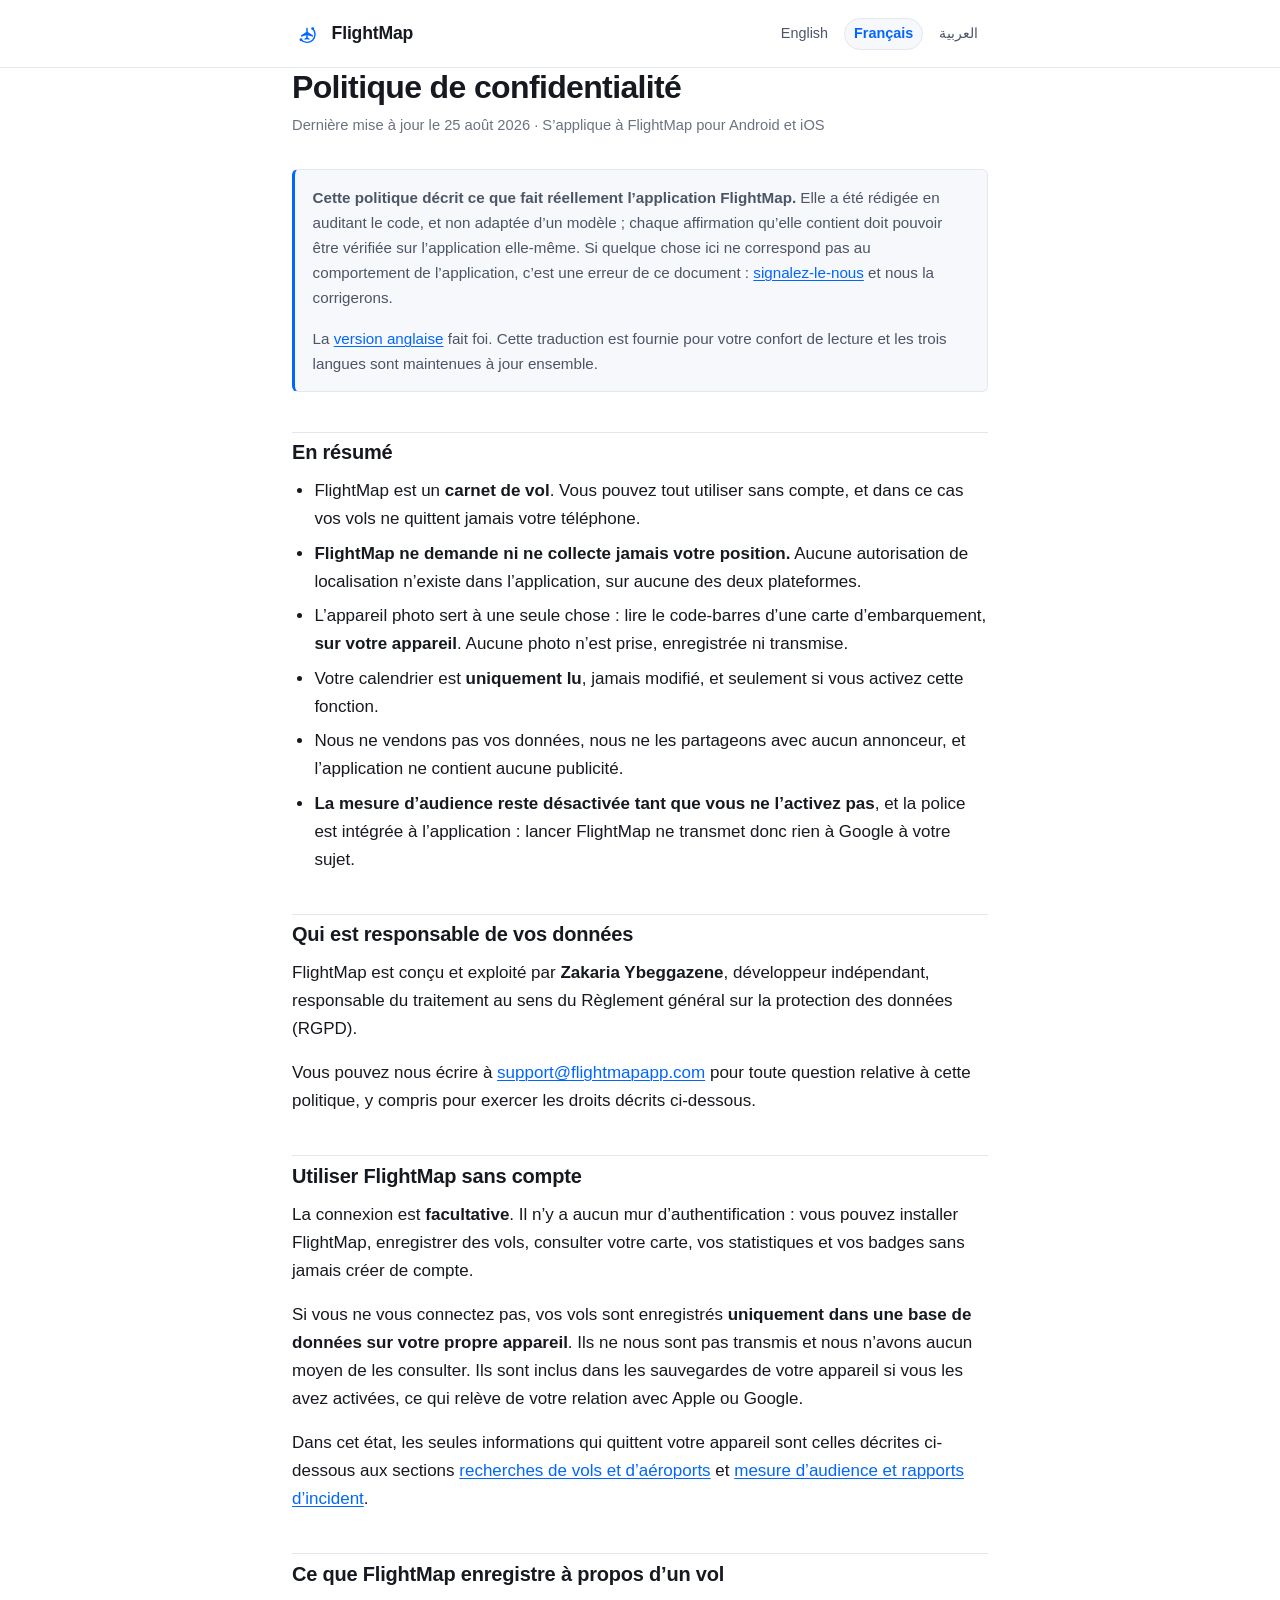
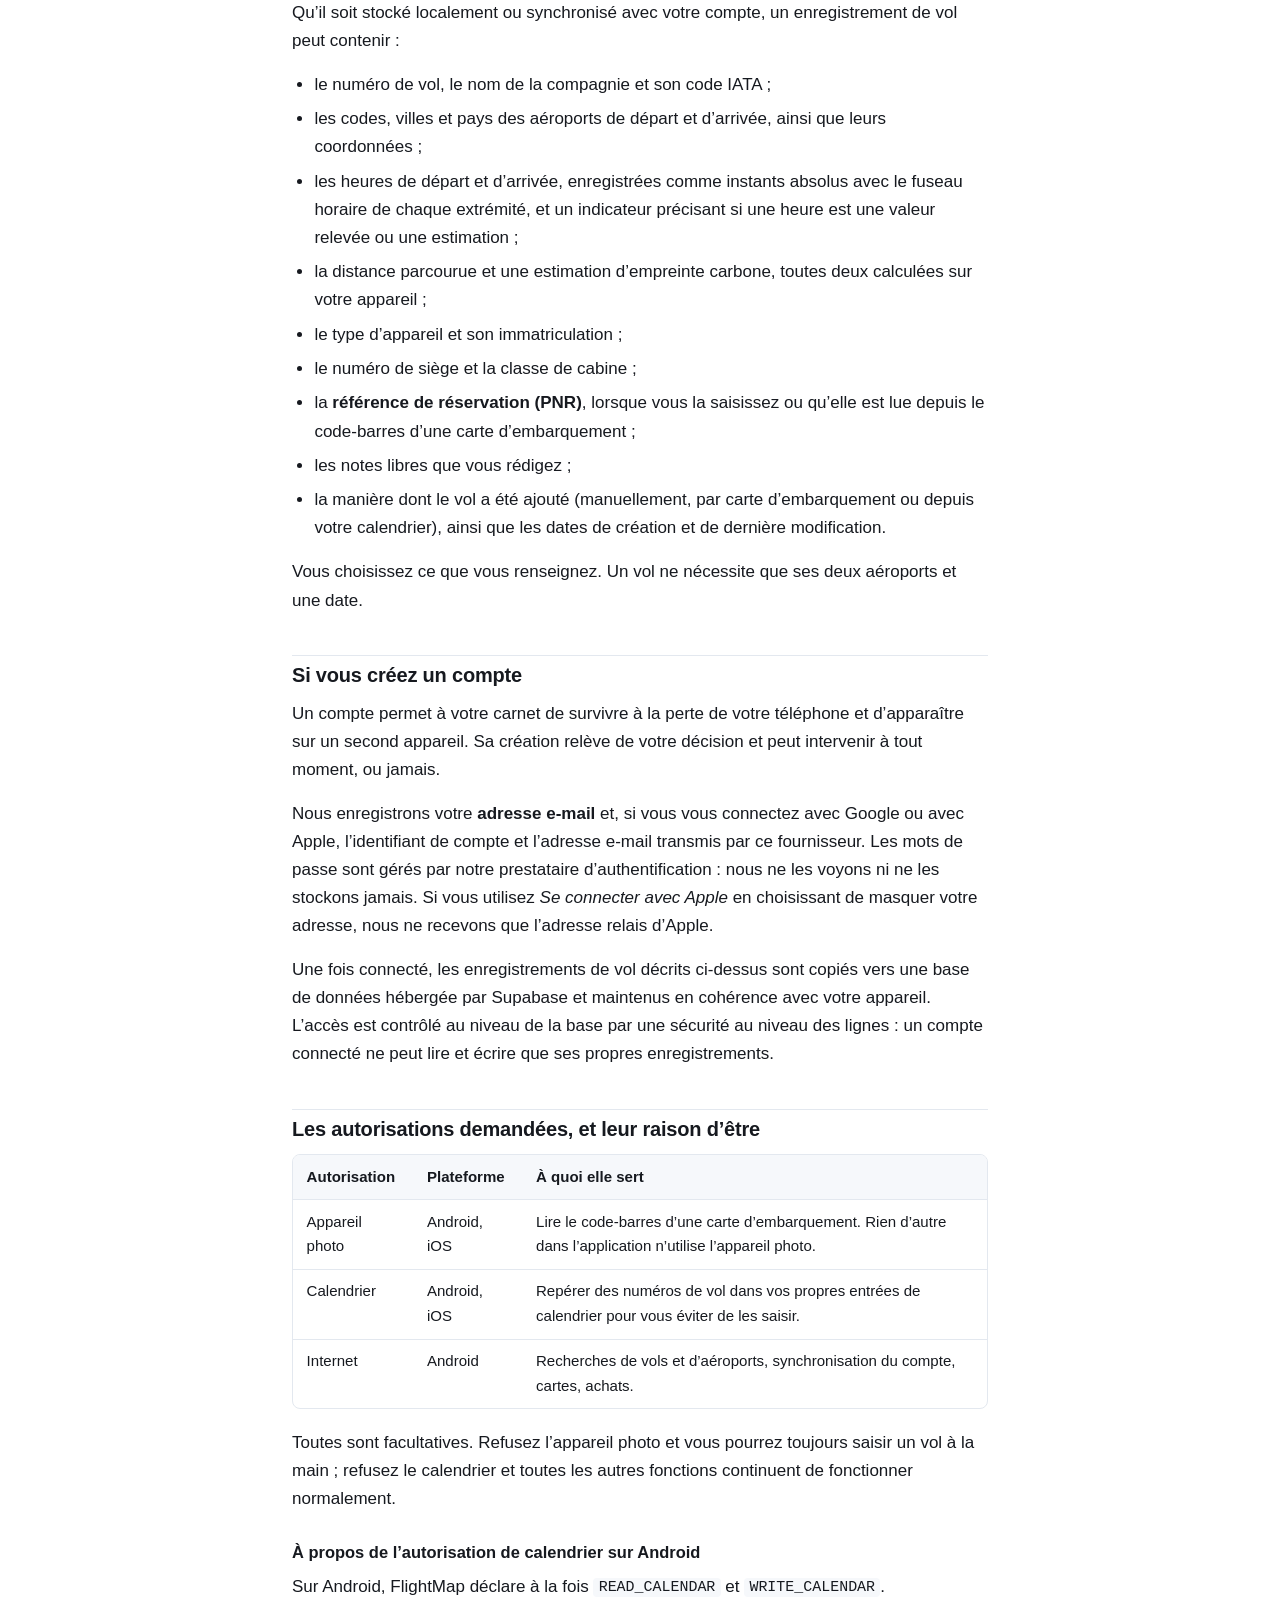
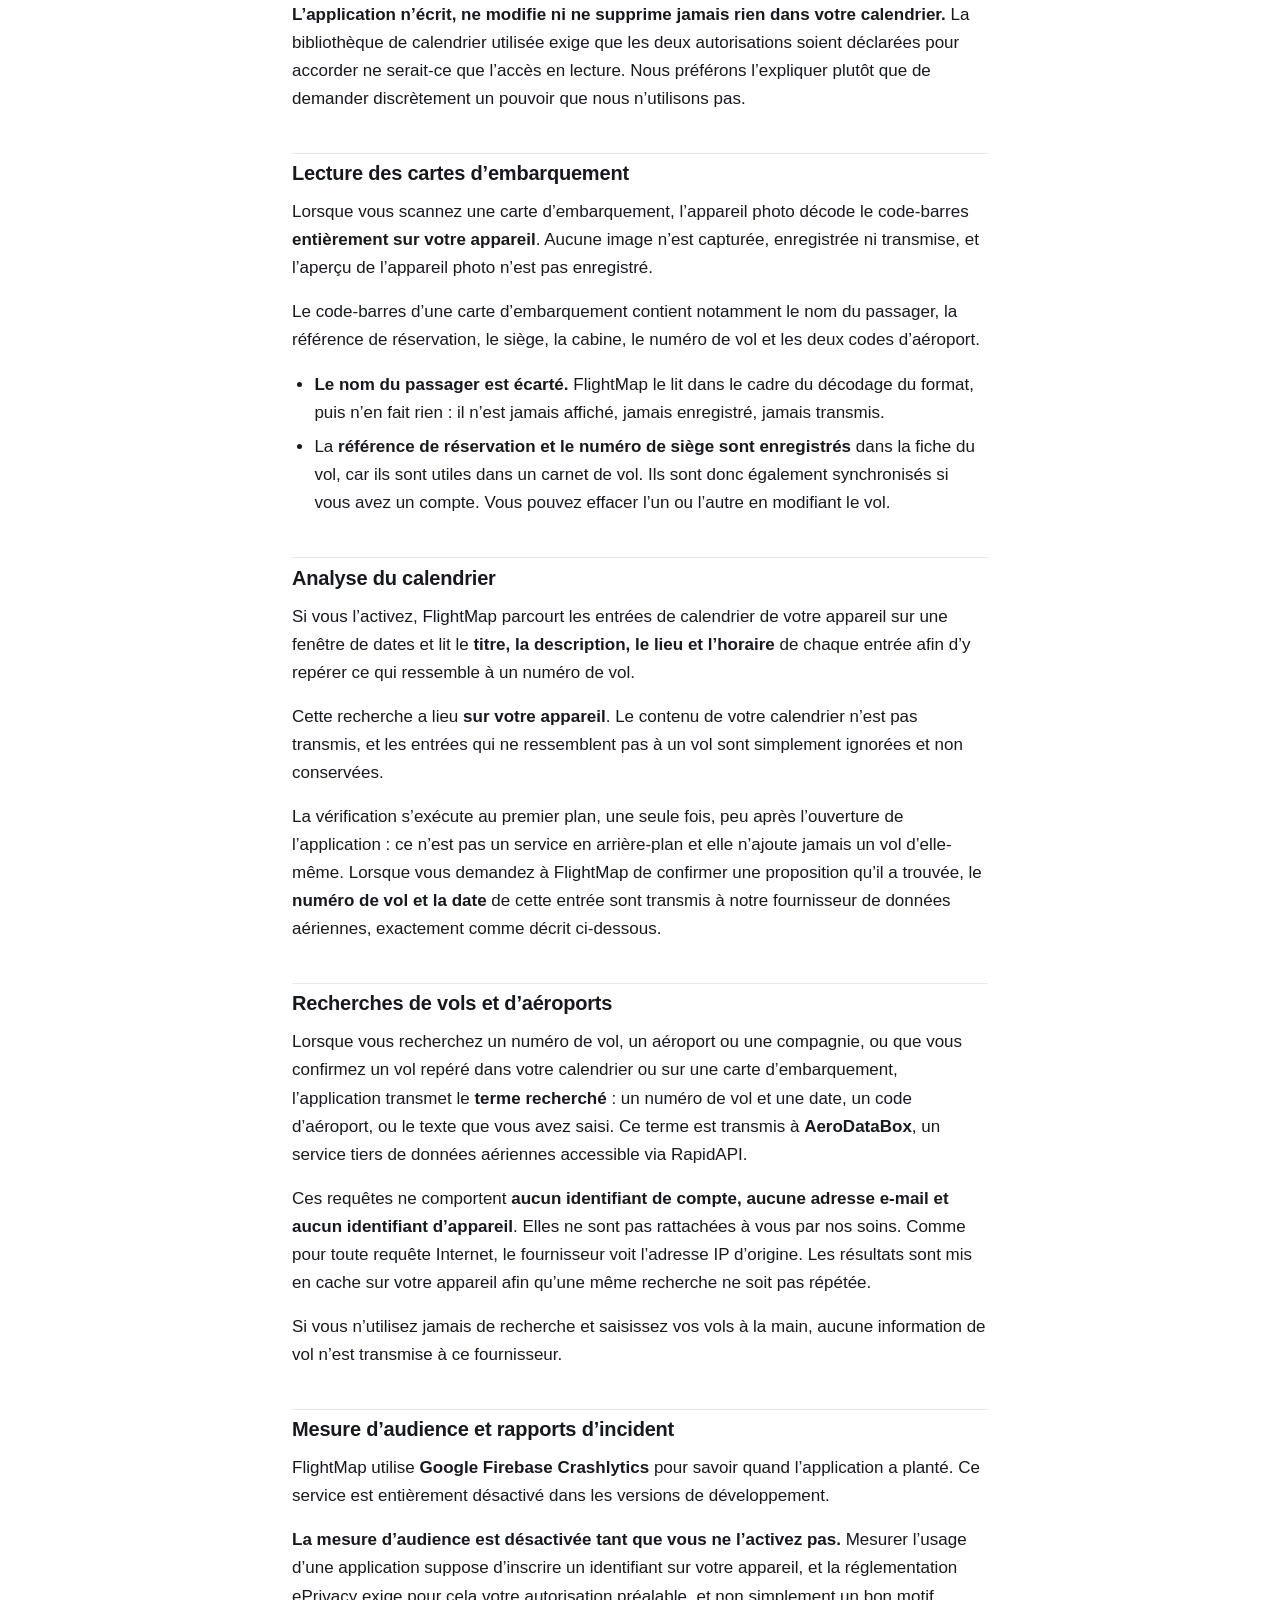
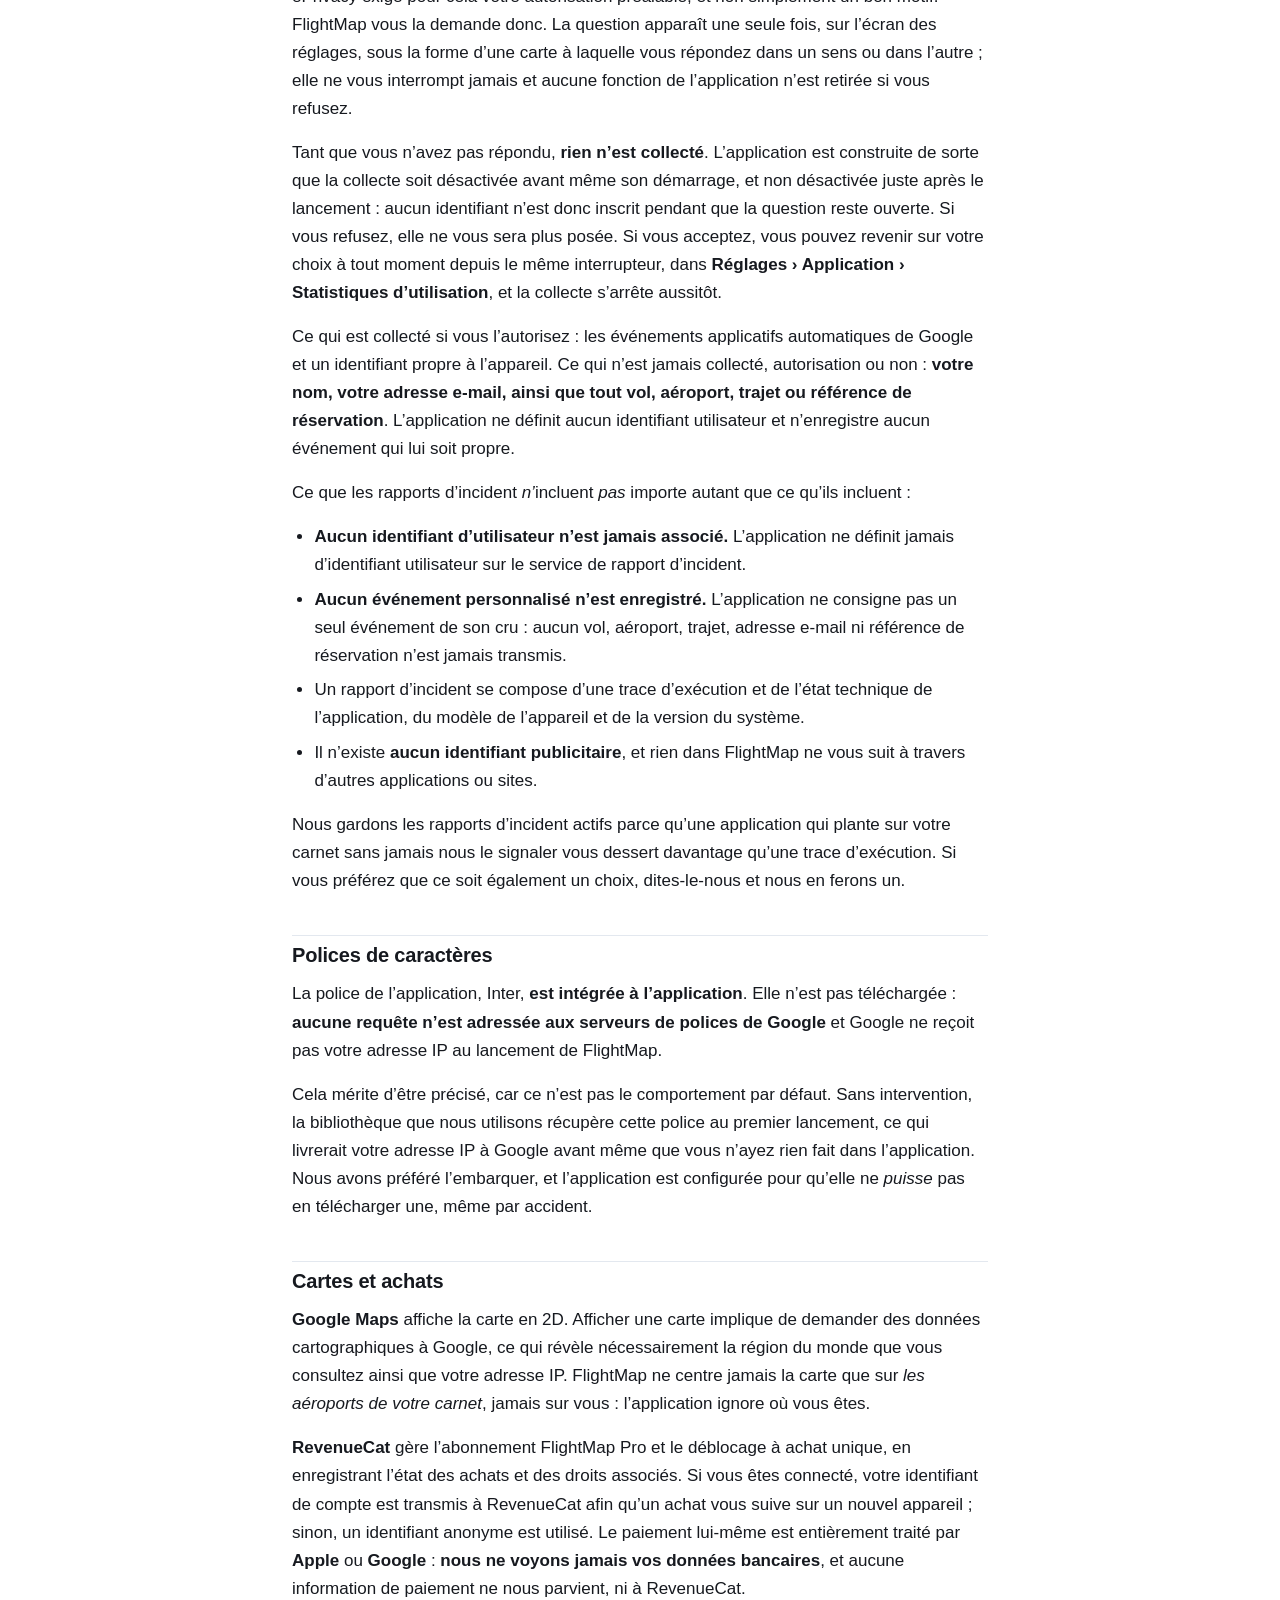
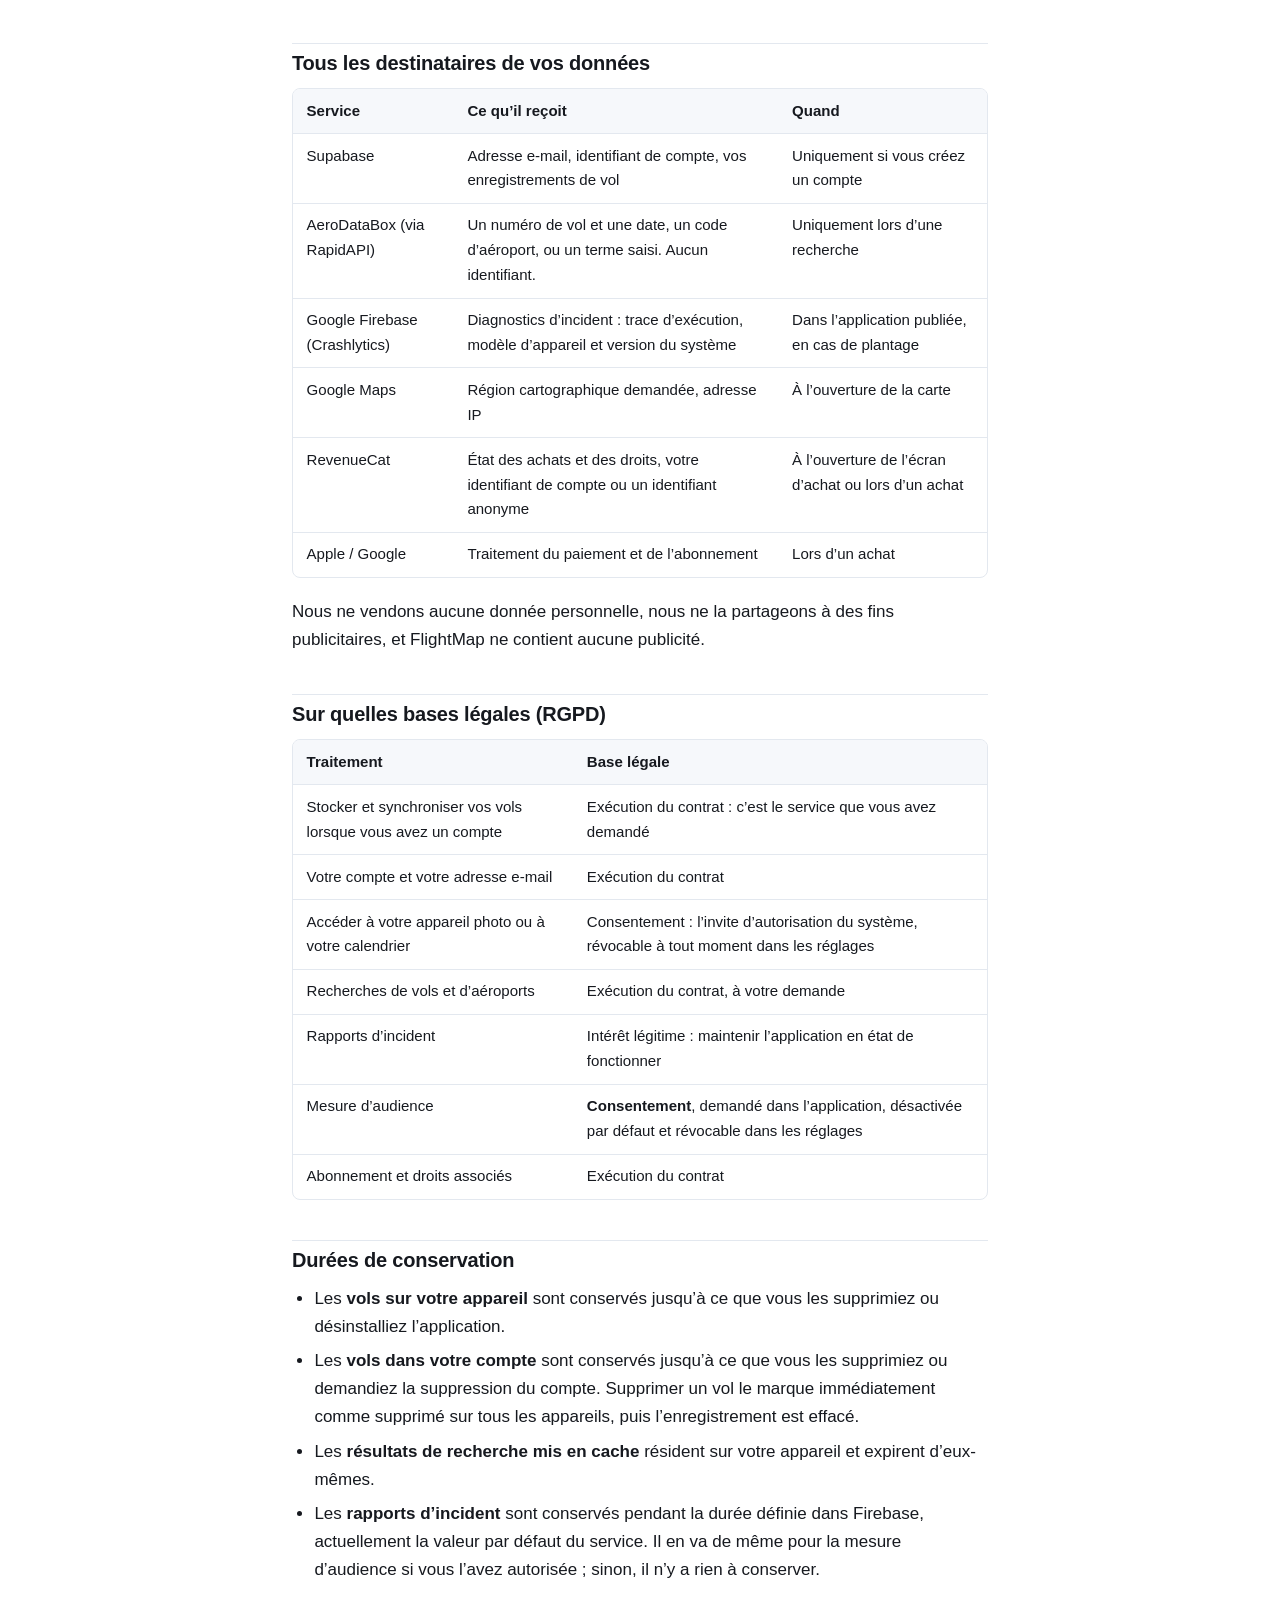
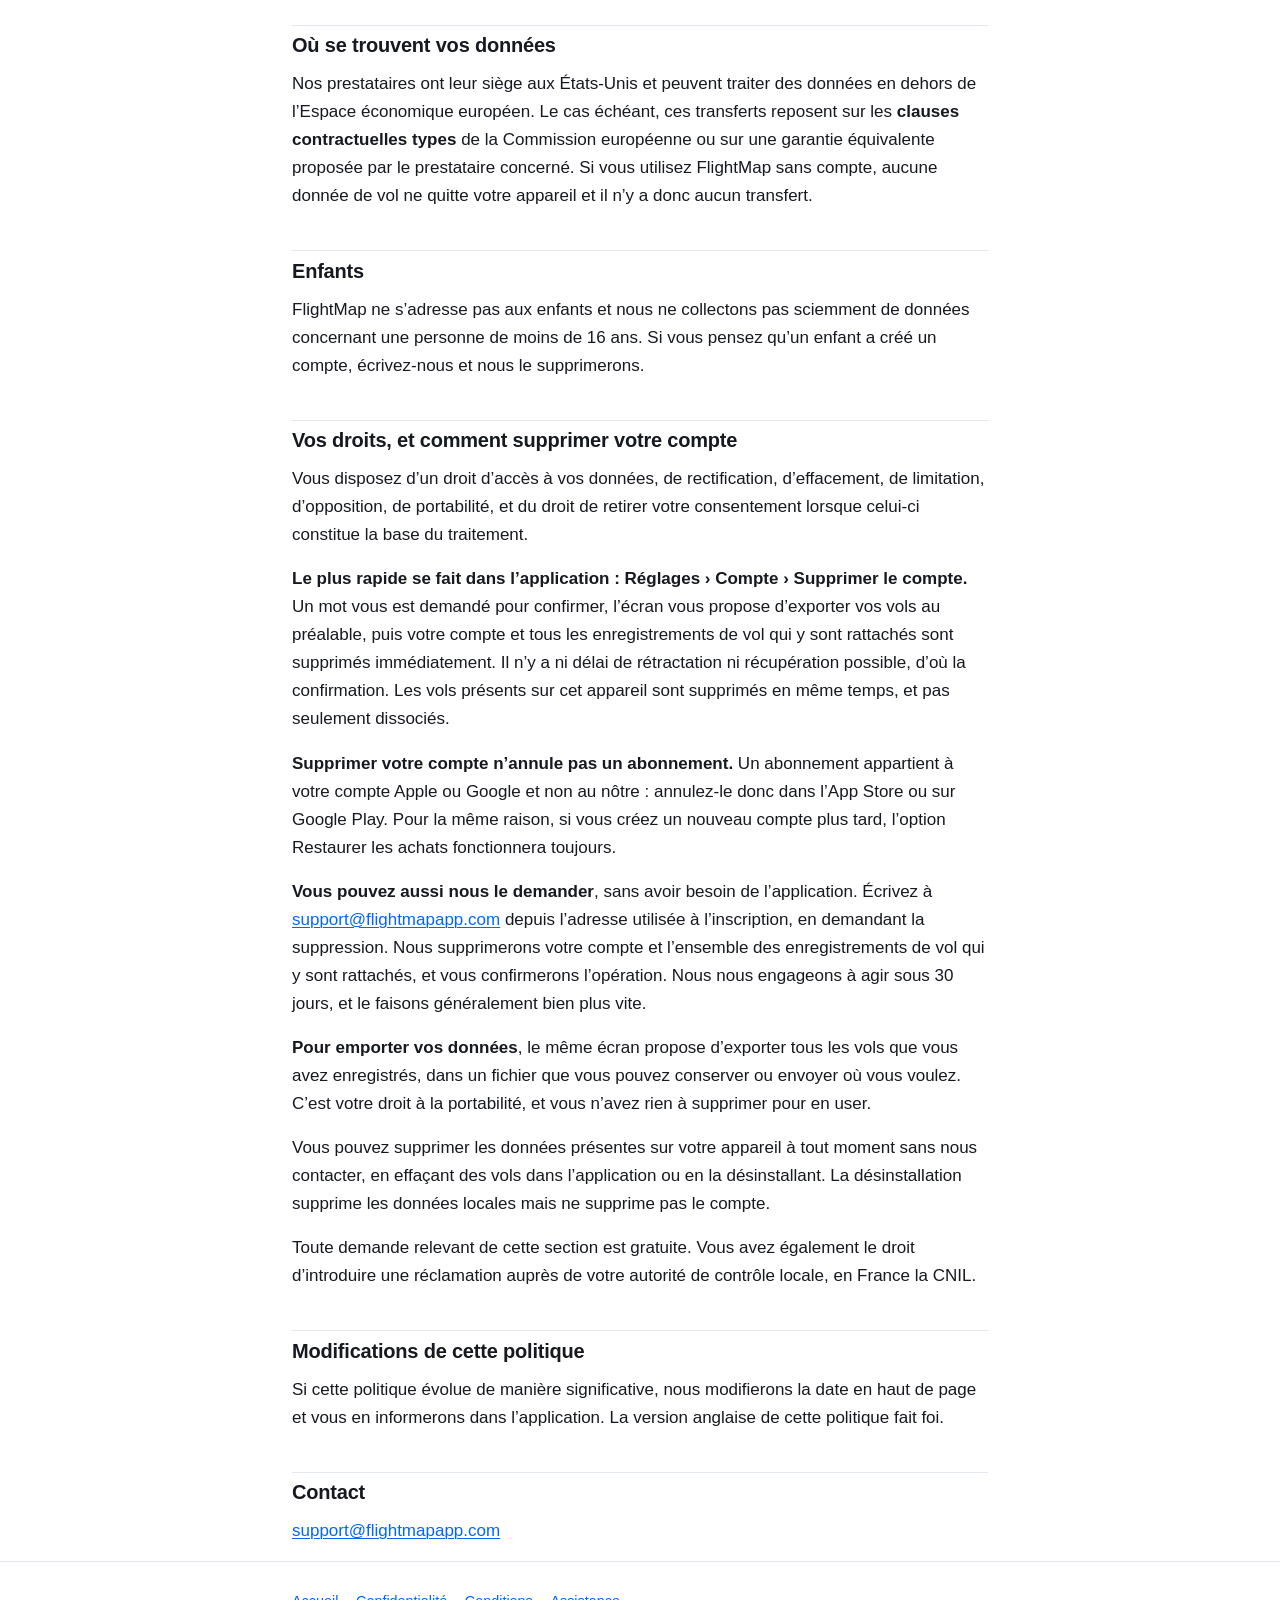
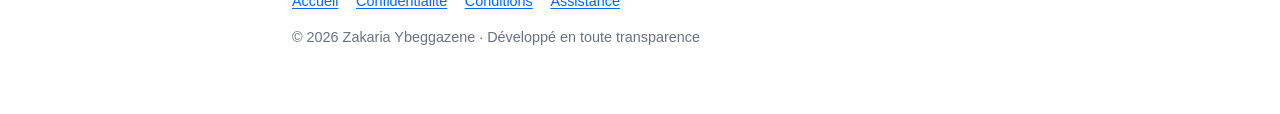
<file: privacy/fr/index.html>
<!doctype html>
<html lang="fr">
<head>
<meta charset="utf-8">
<meta name="viewport" content="width=device-width, initial-scale=1">
<title>Politique de confidentialité · FlightMap</title>
<meta name="description" content="Ce que FlightMap enregistre, ce qu’il transmet, et ce qu’il ne collecte jamais.">
<link rel="stylesheet" href="/assets/style.css">
<link rel="icon" href="/assets/flightmap-icon.svg" type="image/svg+xml">
<link rel="apple-touch-icon" href="/assets/flightmap-icon-512.png">
<link rel="canonical" href="https://flightmapapp.com/privacy/fr">
<link rel="alternate" hreflang="en" href="https://flightmapapp.com/privacy">
<link rel="alternate" hreflang="fr" href="https://flightmapapp.com/privacy/fr">
<link rel="alternate" hreflang="ar" href="https://flightmapapp.com/privacy/ar">
<link rel="alternate" hreflang="x-default" href="https://flightmapapp.com/privacy">
</head>
<body>

<header class="site-head">
  <div class="wrap">
    <a class="brand" href="/">
      <svg viewBox="0 0 512 512" aria-hidden="true" focusable="false">
        <path d="M 153.4,354.3 A 138,138 0 1 0 351.9,162.7" fill="none" stroke="currentColor" stroke-width="24" stroke-linecap="round"/>
        <circle cx="153.4" cy="354.3" r="24" fill="currentColor"/>
        <circle cx="351.9" cy="162.7" r="24" fill="currentColor"/>
        <g transform="translate(256,250) scale(1.08)">
          <path fill="currentColor" d="M 0,-96 C 7,-96 12,-82 12,-62 L 12,-28 L 96,28 L 96,48 L 12,24 L 12,60 L 40,82 L 40,96 L 0,88 L -40,96 L -40,82 L -12,60 L -12,24 L -96,48 L -96,28 L -12,-28 L -12,-62 C -12,-82 -7,-96 0,-96 Z"/>
        </g>
      </svg>
      <span>FlightMap</span>
    </a>
    <nav class="langs" aria-label="Langue">
      <a href="/privacy" lang="en" hreflang="en">English</a>
      <strong aria-current="page">Français</strong>
      <a href="/privacy/ar" lang="ar" hreflang="ar">العربية</a>
    </nav>
  </div>
</header>

<main class="wrap">

<h1>Politique de confidentialité</h1>
<p class="updated">Dernière mise à jour le 25 août 2026 · S’applique à FlightMap pour Android et iOS</p>

<div class="note">
  <p><strong>Cette politique décrit ce que fait réellement l’application FlightMap.</strong> Elle a été rédigée en auditant le code, et non adaptée d’un modèle ; chaque affirmation qu’elle contient doit pouvoir être vérifiée sur l’application elle-même. Si quelque chose ici ne correspond pas au comportement de l’application, c’est une erreur de ce document : <a href="mailto:support@flightmapapp.com">signalez-le-nous</a> et nous la corrigerons.</p>
  <p>La <a href="/privacy">version anglaise</a> fait foi. Cette traduction est fournie pour votre confort de lecture et les trois langues sont maintenues à jour ensemble.</p>
</div>

<h2>En résumé</h2>

<ul>
  <li>FlightMap est un <strong>carnet de vol</strong>. Vous pouvez tout utiliser sans compte, et dans ce cas vos vols ne quittent jamais votre téléphone.</li>
  <li><strong>FlightMap ne demande ni ne collecte jamais votre position.</strong> Aucune autorisation de localisation n’existe dans l’application, sur aucune des deux plateformes.</li>
  <li>L’appareil photo sert à une seule chose : lire le code-barres d’une carte d’embarquement, <strong>sur votre appareil</strong>. Aucune photo n’est prise, enregistrée ni transmise.</li>
  <li>Votre calendrier est <strong>uniquement lu</strong>, jamais modifié, et seulement si vous activez cette fonction.</li>
  <li>Nous ne vendons pas vos données, nous ne les partageons avec aucun annonceur, et l’application ne contient aucune publicité.</li>
  <li><strong>La mesure d’audience reste désactivée tant que vous ne l’activez pas</strong>, et la police est intégrée à l’application : lancer FlightMap ne transmet donc rien à Google à votre sujet.</li>
</ul>

<h2>Qui est responsable de vos données</h2>

<p>FlightMap est conçu et exploité par <strong>Zakaria Ybeggazene</strong>, développeur indépendant, responsable du traitement au sens du Règlement général sur la protection des données (RGPD).</p>

<p>Vous pouvez nous écrire à <a href="mailto:support@flightmapapp.com">support@flightmapapp.com</a> pour toute question relative à cette politique, y compris pour exercer les droits décrits ci-dessous.</p>

<h2>Utiliser FlightMap sans compte</h2>

<p>La connexion est <strong>facultative</strong>. Il n’y a aucun mur d’authentification : vous pouvez installer FlightMap, enregistrer des vols, consulter votre carte, vos statistiques et vos badges sans jamais créer de compte.</p>

<p>Si vous ne vous connectez pas, vos vols sont enregistrés <strong>uniquement dans une base de données sur votre propre appareil</strong>. Ils ne nous sont pas transmis et nous n’avons aucun moyen de les consulter. Ils sont inclus dans les sauvegardes de votre appareil si vous les avez activées, ce qui relève de votre relation avec Apple ou Google.</p>

<p>Dans cet état, les seules informations qui quittent votre appareil sont celles décrites ci-dessous aux sections <a href="#lookups">recherches de vols et d’aéroports</a> et <a href="#analytics">mesure d’audience et rapports d’incident</a>.</p>

<h2>Ce que FlightMap enregistre à propos d’un vol</h2>

<p>Qu’il soit stocké localement ou synchronisé avec votre compte, un enregistrement de vol peut contenir :</p>

<ul>
  <li>le numéro de vol, le nom de la compagnie et son code IATA ;</li>
  <li>les codes, villes et pays des aéroports de départ et d’arrivée, ainsi que leurs coordonnées ;</li>
  <li>les heures de départ et d’arrivée, enregistrées comme instants absolus avec le fuseau horaire de chaque extrémité, et un indicateur précisant si une heure est une valeur relevée ou une estimation ;</li>
  <li>la distance parcourue et une estimation d’empreinte carbone, toutes deux calculées sur votre appareil ;</li>
  <li>le type d’appareil et son immatriculation ;</li>
  <li>le numéro de siège et la classe de cabine ;</li>
  <li>la <strong>référence de réservation (PNR)</strong>, lorsque vous la saisissez ou qu’elle est lue depuis le code-barres d’une carte d’embarquement ;</li>
  <li>les notes libres que vous rédigez ;</li>
  <li>la manière dont le vol a été ajouté (manuellement, par carte d’embarquement ou depuis votre calendrier), ainsi que les dates de création et de dernière modification.</li>
</ul>

<p>Vous choisissez ce que vous renseignez. Un vol ne nécessite que ses deux aéroports et une date.</p>

<h2>Si vous créez un compte</h2>

<p>Un compte permet à votre carnet de survivre à la perte de votre téléphone et d’apparaître sur un second appareil. Sa création relève de votre décision et peut intervenir à tout moment, ou jamais.</p>

<p>Nous enregistrons votre <strong>adresse e-mail</strong> et, si vous vous connectez avec Google ou avec Apple, l’identifiant de compte et l’adresse e-mail transmis par ce fournisseur. Les mots de passe sont gérés par notre prestataire d’authentification : nous ne les voyons ni ne les stockons jamais. Si vous utilisez <em>Se connecter avec Apple</em> en choisissant de masquer votre adresse, nous ne recevons que l’adresse relais d’Apple.</p>

<p>Une fois connecté, les enregistrements de vol décrits ci-dessus sont copiés vers une base de données hébergée par Supabase et maintenus en cohérence avec votre appareil. L’accès est contrôlé au niveau de la base par une sécurité au niveau des lignes : un compte connecté ne peut lire et écrire que ses propres enregistrements.</p>

<h2>Les autorisations demandées, et leur raison d’être</h2>

<div class="table-scroll">
<table>
  <thead>
    <tr><th>Autorisation</th><th>Plateforme</th><th>À quoi elle sert</th></tr>
  </thead>
  <tbody>
    <tr>
      <td>Appareil photo</td>
      <td>Android, iOS</td>
      <td>Lire le code-barres d’une carte d’embarquement. Rien d’autre dans l’application n’utilise l’appareil photo.</td>
    </tr>
    <tr>
      <td>Calendrier</td>
      <td>Android, iOS</td>
      <td>Repérer des numéros de vol dans vos propres entrées de calendrier pour vous éviter de les saisir.</td>
    </tr>
    <tr>
      <td>Internet</td>
      <td>Android</td>
      <td>Recherches de vols et d’aéroports, synchronisation du compte, cartes, achats.</td>
    </tr>
  </tbody>
</table>
</div>

<p>Toutes sont facultatives. Refusez l’appareil photo et vous pourrez toujours saisir un vol à la main ; refusez le calendrier et toutes les autres fonctions continuent de fonctionner normalement.</p>

<h3>À propos de l’autorisation de calendrier sur Android</h3>

<p>Sur Android, FlightMap déclare à la fois <code>READ_CALENDAR</code> et <code>WRITE_CALENDAR</code>. <strong>L’application n’écrit, ne modifie ni ne supprime jamais rien dans votre calendrier.</strong> La bibliothèque de calendrier utilisée exige que les deux autorisations soient déclarées pour accorder ne serait-ce que l’accès en lecture. Nous préférons l’expliquer plutôt que de demander discrètement un pouvoir que nous n’utilisons pas.</p>

<h2 id="camera">Lecture des cartes d’embarquement</h2>

<p>Lorsque vous scannez une carte d’embarquement, l’appareil photo décode le code-barres <strong>entièrement sur votre appareil</strong>. Aucune image n’est capturée, enregistrée ni transmise, et l’aperçu de l’appareil photo n’est pas enregistré.</p>

<p>Le code-barres d’une carte d’embarquement contient notamment le nom du passager, la référence de réservation, le siège, la cabine, le numéro de vol et les deux codes d’aéroport.</p>

<ul>
  <li><strong>Le nom du passager est écarté.</strong> FlightMap le lit dans le cadre du décodage du format, puis n’en fait rien : il n’est jamais affiché, jamais enregistré, jamais transmis.</li>
  <li>La <strong>référence de réservation et le numéro de siège sont enregistrés</strong> dans la fiche du vol, car ils sont utiles dans un carnet de vol. Ils sont donc également synchronisés si vous avez un compte. Vous pouvez effacer l’un ou l’autre en modifiant le vol.</li>
</ul>

<h2 id="calendar">Analyse du calendrier</h2>

<p>Si vous l’activez, FlightMap parcourt les entrées de calendrier de votre appareil sur une fenêtre de dates et lit le <strong>titre, la description, le lieu et l’horaire</strong> de chaque entrée afin d’y repérer ce qui ressemble à un numéro de vol.</p>

<p>Cette recherche a lieu <strong>sur votre appareil</strong>. Le contenu de votre calendrier n’est pas transmis, et les entrées qui ne ressemblent pas à un vol sont simplement ignorées et non conservées.</p>

<p>La vérification s’exécute au premier plan, une seule fois, peu après l’ouverture de l’application : ce n’est pas un service en arrière-plan et elle n’ajoute jamais un vol d’elle-même. Lorsque vous demandez à FlightMap de confirmer une proposition qu’il a trouvée, le <strong>numéro de vol et la date</strong> de cette entrée sont transmis à notre fournisseur de données aériennes, exactement comme décrit ci-dessous.</p>

<h2 id="lookups">Recherches de vols et d’aéroports</h2>

<p>Lorsque vous recherchez un numéro de vol, un aéroport ou une compagnie, ou que vous confirmez un vol repéré dans votre calendrier ou sur une carte d’embarquement, l’application transmet le <strong>terme recherché</strong> : un numéro de vol et une date, un code d’aéroport, ou le texte que vous avez saisi. Ce terme est transmis à <strong>AeroDataBox</strong>, un service tiers de données aériennes accessible via RapidAPI.</p>

<p>Ces requêtes ne comportent <strong>aucun identifiant de compte, aucune adresse e-mail et aucun identifiant d’appareil</strong>. Elles ne sont pas rattachées à vous par nos soins. Comme pour toute requête Internet, le fournisseur voit l’adresse IP d’origine. Les résultats sont mis en cache sur votre appareil afin qu’une même recherche ne soit pas répétée.</p>

<p>Si vous n’utilisez jamais de recherche et saisissez vos vols à la main, aucune information de vol n’est transmise à ce fournisseur.</p>

<h2 id="analytics">Mesure d’audience et rapports d’incident</h2>

<p>FlightMap utilise <strong>Google Firebase Crashlytics</strong> pour savoir quand l’application a planté. Ce service est entièrement désactivé dans les versions de développement.</p>

<p><strong>La mesure d’audience est désactivée tant que vous ne l’activez pas.</strong> Mesurer l’usage d’une application suppose d’inscrire un identifiant sur votre appareil, et la réglementation ePrivacy exige pour cela votre autorisation préalable, et non simplement un bon motif. FlightMap vous la demande donc. La question apparaît une seule fois, sur l’écran des réglages, sous la forme d’une carte à laquelle vous répondez dans un sens ou dans l’autre ; elle ne vous interrompt jamais et aucune fonction de l’application n’est retirée si vous refusez.</p>

<p>Tant que vous n’avez pas répondu, <strong>rien n’est collecté</strong>. L’application est construite de sorte que la collecte soit désactivée avant même son démarrage, et non désactivée juste après le lancement : aucun identifiant n’est donc inscrit pendant que la question reste ouverte. Si vous refusez, elle ne vous sera plus posée. Si vous acceptez, vous pouvez revenir sur votre choix à tout moment depuis le même interrupteur, dans <strong>Réglages &rsaquo; Application &rsaquo; Statistiques d’utilisation</strong>, et la collecte s’arrête aussitôt.</p>

<p>Ce qui est collecté si vous l’autorisez : les événements applicatifs automatiques de Google et un identifiant propre à l’appareil. Ce qui n’est jamais collecté, autorisation ou non : <strong>votre nom, votre adresse e-mail, ainsi que tout vol, aéroport, trajet ou référence de réservation</strong>. L’application ne définit aucun identifiant utilisateur et n’enregistre aucun événement qui lui soit propre.</p>

<p>Ce que les rapports d’incident <em>n’</em>incluent <em>pas</em> importe autant que ce qu’ils incluent :</p>

<ul>
  <li><strong>Aucun identifiant d’utilisateur n’est jamais associé.</strong> L’application ne définit jamais d’identifiant utilisateur sur le service de rapport d’incident.</li>
  <li><strong>Aucun événement personnalisé n’est enregistré.</strong> L’application ne consigne pas un seul événement de son cru : aucun vol, aéroport, trajet, adresse e-mail ni référence de réservation n’est jamais transmis.</li>
  <li>Un rapport d’incident se compose d’une trace d’exécution et de l’état technique de l’application, du modèle de l’appareil et de la version du système.</li>
  <li>Il n’existe <strong>aucun identifiant publicitaire</strong>, et rien dans FlightMap ne vous suit à travers d’autres applications ou sites.</li>
</ul>

<p>Nous gardons les rapports d’incident actifs parce qu’une application qui plante sur votre carnet sans jamais nous le signaler vous dessert davantage qu’une trace d’exécution. Si vous préférez que ce soit également un choix, dites-le-nous et nous en ferons un.</p>

<h2 id="fonts">Polices de caractères</h2>

<p>La police de l’application, Inter, <strong>est intégrée à l’application</strong>. Elle n’est pas téléchargée : <strong>aucune requête n’est adressée aux serveurs de polices de Google</strong> et Google ne reçoit pas votre adresse IP au lancement de FlightMap.</p>

<p>Cela mérite d’être précisé, car ce n’est pas le comportement par défaut. Sans intervention, la bibliothèque que nous utilisons récupère cette police au premier lancement, ce qui livrerait votre adresse IP à Google avant même que vous n’ayez rien fait dans l’application. Nous avons préféré l’embarquer, et l’application est configurée pour qu’elle ne <em>puisse</em> pas en télécharger une, même par accident.</p>

<h2>Cartes et achats</h2>

<p><strong>Google Maps</strong> affiche la carte en 2D. Afficher une carte implique de demander des données cartographiques à Google, ce qui révèle nécessairement la région du monde que vous consultez ainsi que votre adresse IP. FlightMap ne centre jamais la carte que sur <em>les aéroports de votre carnet</em>, jamais sur vous : l’application ignore où vous êtes.</p>

<p><strong>RevenueCat</strong> gère l’abonnement FlightMap Pro et le déblocage à achat unique, en enregistrant l’état des achats et des droits associés. Si vous êtes connecté, votre identifiant de compte est transmis à RevenueCat afin qu’un achat vous suive sur un nouvel appareil ; sinon, un identifiant anonyme est utilisé. Le paiement lui-même est entièrement traité par <strong>Apple</strong> ou <strong>Google</strong> : <strong>nous ne voyons jamais vos données bancaires</strong>, et aucune information de paiement ne nous parvient, ni à RevenueCat.</p>

<h2>Tous les destinataires de vos données</h2>

<div class="table-scroll">
<table>
  <thead>
    <tr><th>Service</th><th>Ce qu’il reçoit</th><th>Quand</th></tr>
  </thead>
  <tbody>
    <tr><td>Supabase</td><td>Adresse e-mail, identifiant de compte, vos enregistrements de vol</td><td>Uniquement si vous créez un compte</td></tr>
    <tr><td>AeroDataBox (via RapidAPI)</td><td>Un numéro de vol et une date, un code d’aéroport, ou un terme saisi. Aucun identifiant.</td><td>Uniquement lors d’une recherche</td></tr>
    <tr><td>Google Firebase (Crashlytics)</td><td>Diagnostics d’incident : trace d’exécution, modèle d’appareil et version du système</td><td>Dans l’application publiée, en cas de plantage</td></tr>
    <tr><td>Google Maps</td><td>Région cartographique demandée, adresse IP</td><td>À l’ouverture de la carte</td></tr>
    <tr><td>RevenueCat</td><td>État des achats et des droits, votre identifiant de compte ou un identifiant anonyme</td><td>À l’ouverture de l’écran d’achat ou lors d’un achat</td></tr>
    <tr><td>Apple / Google</td><td>Traitement du paiement et de l’abonnement</td><td>Lors d’un achat</td></tr>
  </tbody>
</table>
</div>

<p>Nous ne vendons aucune donnée personnelle, nous ne la partageons à des fins publicitaires, et FlightMap ne contient aucune publicité.</p>

<h2>Sur quelles bases légales (RGPD)</h2>

<div class="table-scroll">
<table>
  <thead>
    <tr><th>Traitement</th><th>Base légale</th></tr>
  </thead>
  <tbody>
    <tr><td>Stocker et synchroniser vos vols lorsque vous avez un compte</td><td>Exécution du contrat : c’est le service que vous avez demandé</td></tr>
    <tr><td>Votre compte et votre adresse e-mail</td><td>Exécution du contrat</td></tr>
    <tr><td>Accéder à votre appareil photo ou à votre calendrier</td><td>Consentement : l’invite d’autorisation du système, révocable à tout moment dans les réglages</td></tr>
    <tr><td>Recherches de vols et d’aéroports</td><td>Exécution du contrat, à votre demande</td></tr>
    <tr><td>Rapports d’incident</td><td>Intérêt légitime : maintenir l’application en état de fonctionner</td></tr>
    <tr><td>Mesure d’audience</td><td><strong>Consentement</strong>, demandé dans l’application, désactivée par défaut et révocable dans les réglages</td></tr>
    <tr><td>Abonnement et droits associés</td><td>Exécution du contrat</td></tr>
  </tbody>
</table>
</div>

<h2>Durées de conservation</h2>

<ul>
  <li>Les <strong>vols sur votre appareil</strong> sont conservés jusqu’à ce que vous les supprimiez ou désinstalliez l’application.</li>
  <li>Les <strong>vols dans votre compte</strong> sont conservés jusqu’à ce que vous les supprimiez ou demandiez la suppression du compte. Supprimer un vol le marque immédiatement comme supprimé sur tous les appareils, puis l’enregistrement est effacé.</li>
  <li>Les <strong>résultats de recherche mis en cache</strong> résident sur votre appareil et expirent d’eux-mêmes.</li>
  <li>Les <strong>rapports d’incident</strong> sont conservés pendant la durée définie dans Firebase, actuellement la valeur par défaut du service. Il en va de même pour la mesure d’audience si vous l’avez autorisée ; sinon, il n’y a rien à conserver.</li>
</ul>

<h2>Où se trouvent vos données</h2>

<p>Nos prestataires ont leur siège aux États-Unis et peuvent traiter des données en dehors de l’Espace économique européen. Le cas échéant, ces transferts reposent sur les <strong>clauses contractuelles types</strong> de la Commission européenne ou sur une garantie équivalente proposée par le prestataire concerné. Si vous utilisez FlightMap sans compte, aucune donnée de vol ne quitte votre appareil et il n’y a donc aucun transfert.</p>

<h2>Enfants</h2>

<p>FlightMap ne s’adresse pas aux enfants et nous ne collectons pas sciemment de données concernant une personne de moins de 16 ans. Si vous pensez qu’un enfant a créé un compte, écrivez-nous et nous le supprimerons.</p>

<h2 id="deletion">Vos droits, et comment supprimer votre compte</h2>

<p>Vous disposez d’un droit d’accès à vos données, de rectification, d’effacement, de limitation, d’opposition, de portabilité, et du droit de retirer votre consentement lorsque celui-ci constitue la base du traitement.</p>

<p><strong>Le plus rapide se fait dans l’application : Réglages &rsaquo; Compte &rsaquo; Supprimer le compte.</strong> Un mot vous est demandé pour confirmer, l’écran vous propose d’exporter vos vols au préalable, puis votre compte et tous les enregistrements de vol qui y sont rattachés sont supprimés immédiatement. Il n’y a ni délai de rétractation ni récupération possible, d’où la confirmation. Les vols présents sur cet appareil sont supprimés en même temps, et pas seulement dissociés.</p>

<p><strong>Supprimer votre compte n’annule pas un abonnement.</strong> Un abonnement appartient à votre compte Apple ou Google et non au nôtre : annulez-le donc dans l’App Store ou sur Google Play. Pour la même raison, si vous créez un nouveau compte plus tard, l’option Restaurer les achats fonctionnera toujours.</p>

<p><strong>Vous pouvez aussi nous le demander</strong>, sans avoir besoin de l’application. Écrivez à <a href="mailto:support@flightmapapp.com">support@flightmapapp.com</a> depuis l’adresse utilisée à l’inscription, en demandant la suppression. Nous supprimerons votre compte et l’ensemble des enregistrements de vol qui y sont rattachés, et vous confirmerons l’opération. Nous nous engageons à agir sous 30 jours, et le faisons généralement bien plus vite.</p>

<p><strong>Pour emporter vos données</strong>, le même écran propose d’exporter tous les vols que vous avez enregistrés, dans un fichier que vous pouvez conserver ou envoyer où vous voulez. C’est votre droit à la portabilité, et vous n’avez rien à supprimer pour en user.</p>

<p>Vous pouvez supprimer les données présentes sur votre appareil à tout moment sans nous contacter, en effaçant des vols dans l’application ou en la désinstallant. La désinstallation supprime les données locales mais ne supprime pas le compte.</p>

<p>Toute demande relevant de cette section est gratuite. Vous avez également le droit d’introduire une réclamation auprès de votre autorité de contrôle locale, en France la CNIL.</p>

<h2>Modifications de cette politique</h2>

<p>Si cette politique évolue de manière significative, nous modifierons la date en haut de page et vous en informerons dans l’application. La version anglaise de cette politique fait foi.</p>

<h2>Contact</h2>

<p><a href="mailto:support@flightmapapp.com">support@flightmapapp.com</a></p>

</main>

<footer class="site-foot">
  <div class="wrap">
    <nav>
      <a href="/">Accueil</a>
      <a href="/privacy/fr">Confidentialité</a>
      <a href="/terms/fr">Conditions</a>
      <a href="mailto:support@flightmapapp.com">Assistance</a>
    </nav>
    <p>© 2026 Zakaria Ybeggazene · Développé en toute transparence</p>
  </div>
</footer>

</body>
</html>
</file>
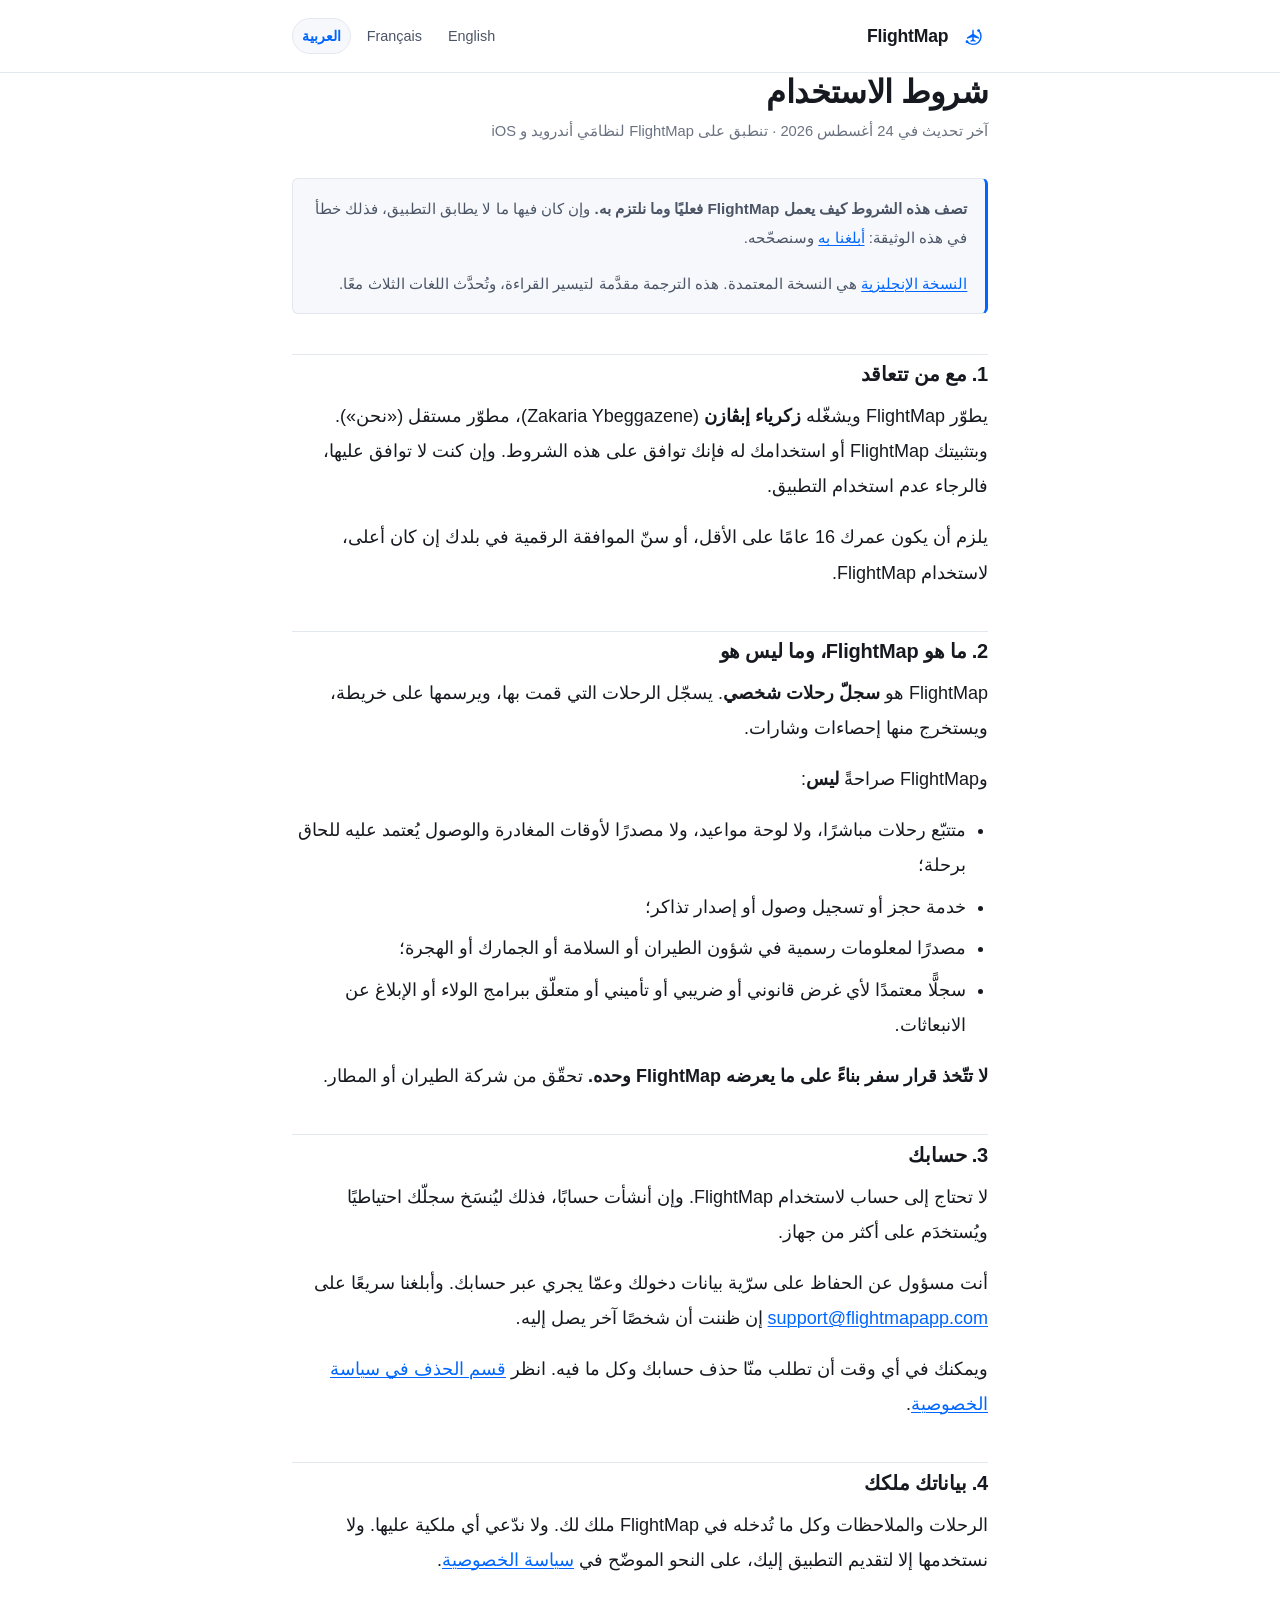
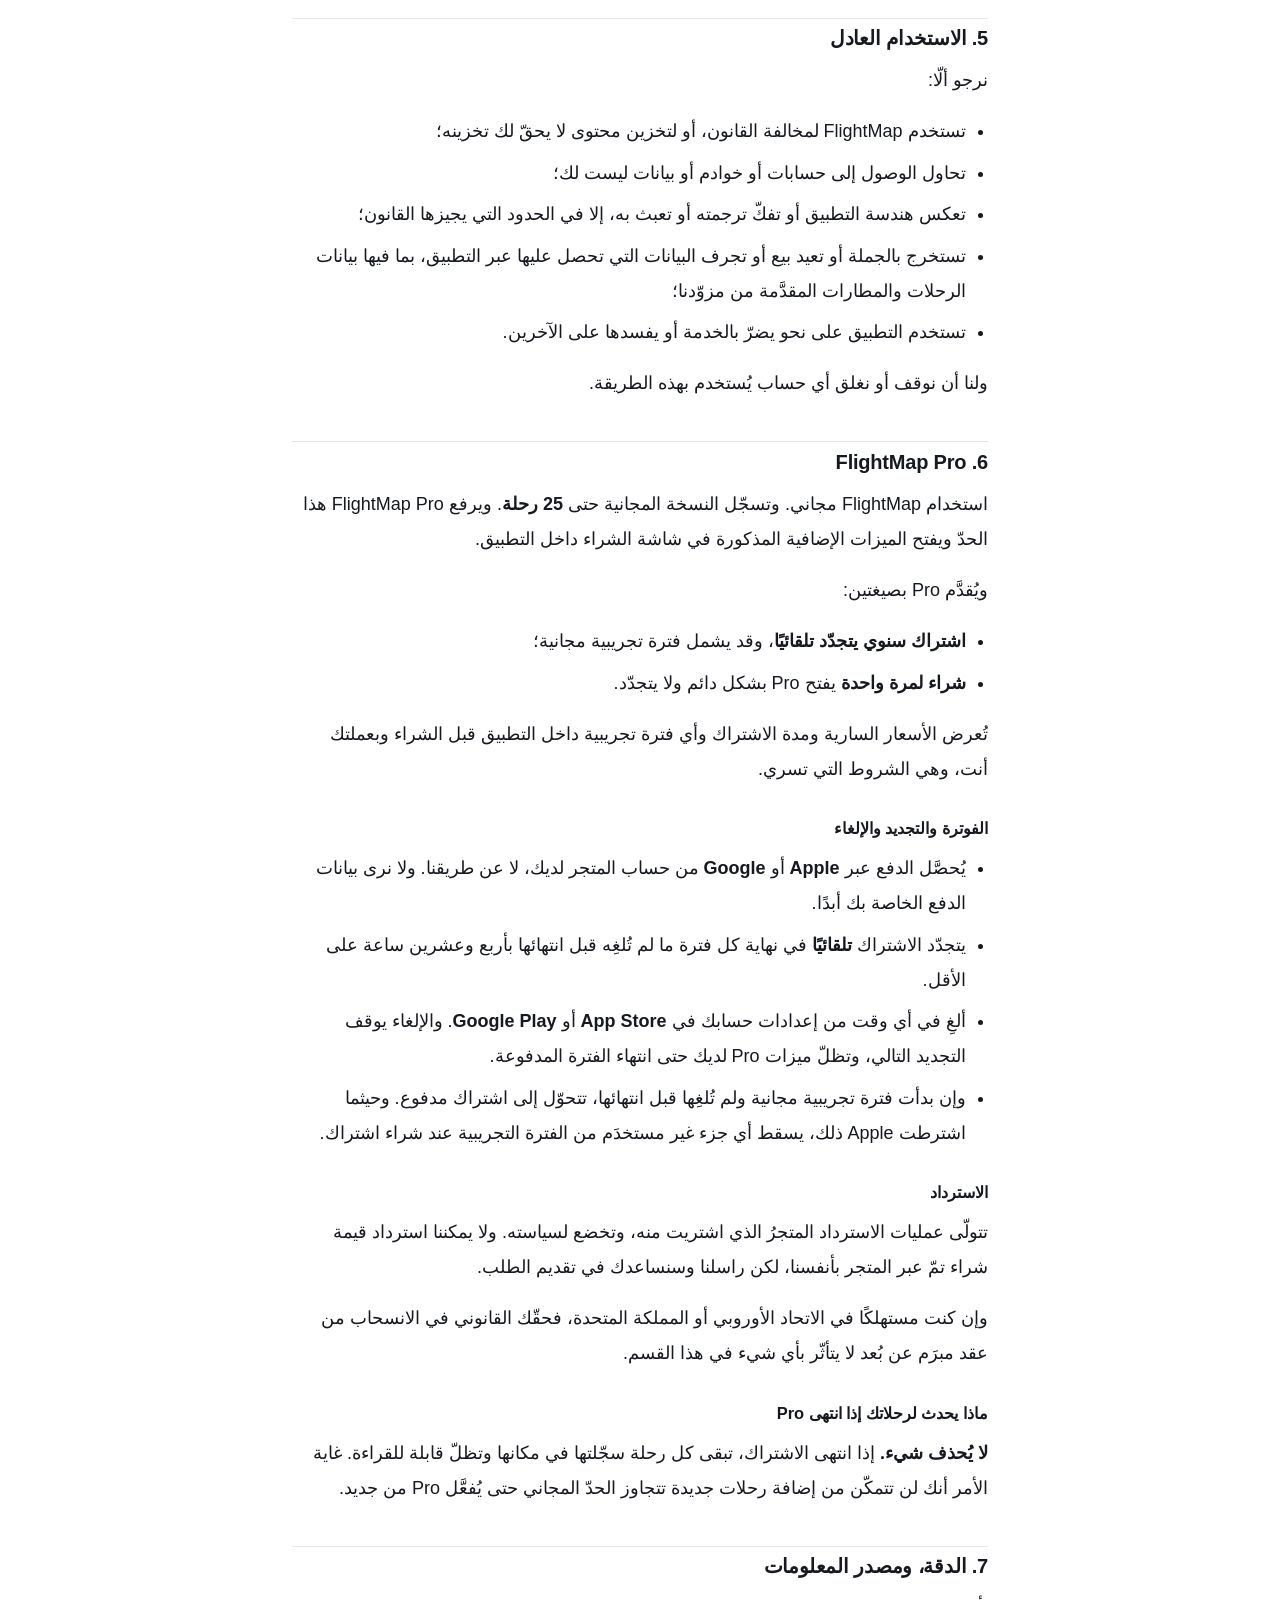
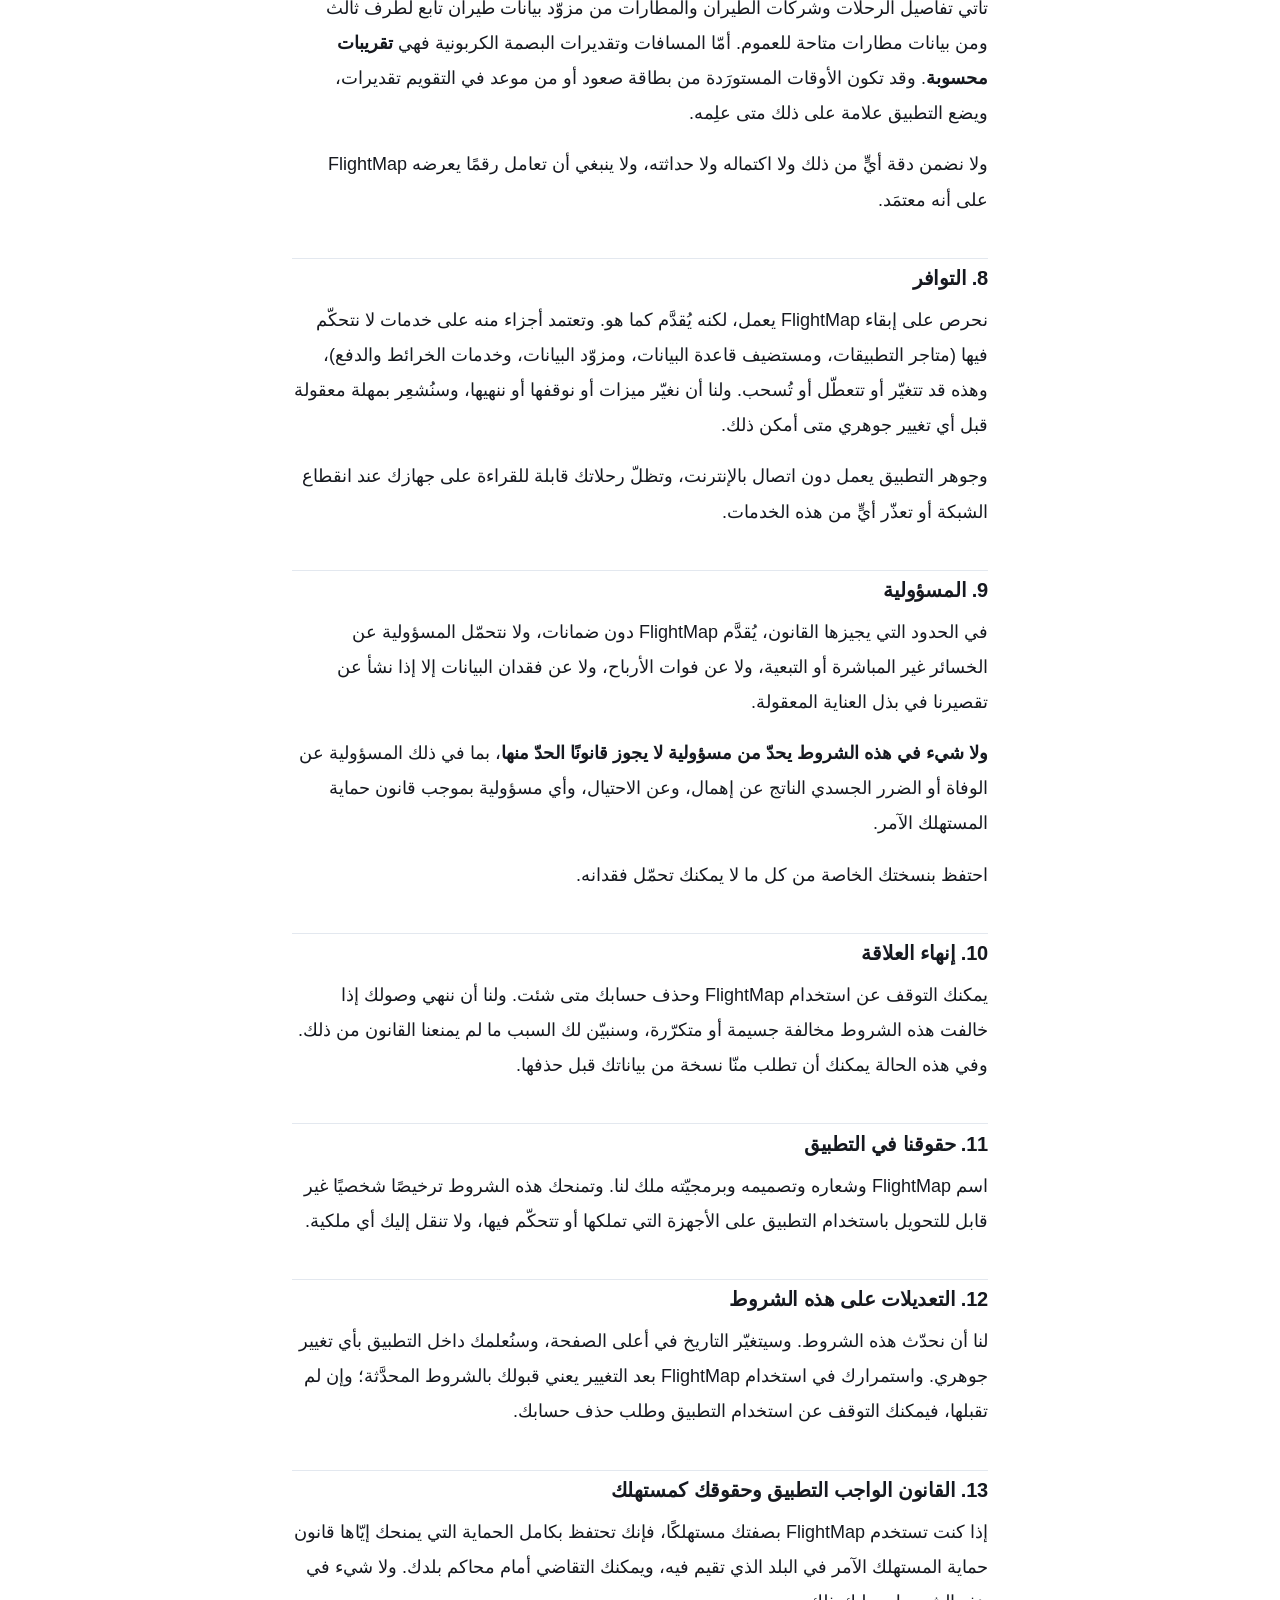
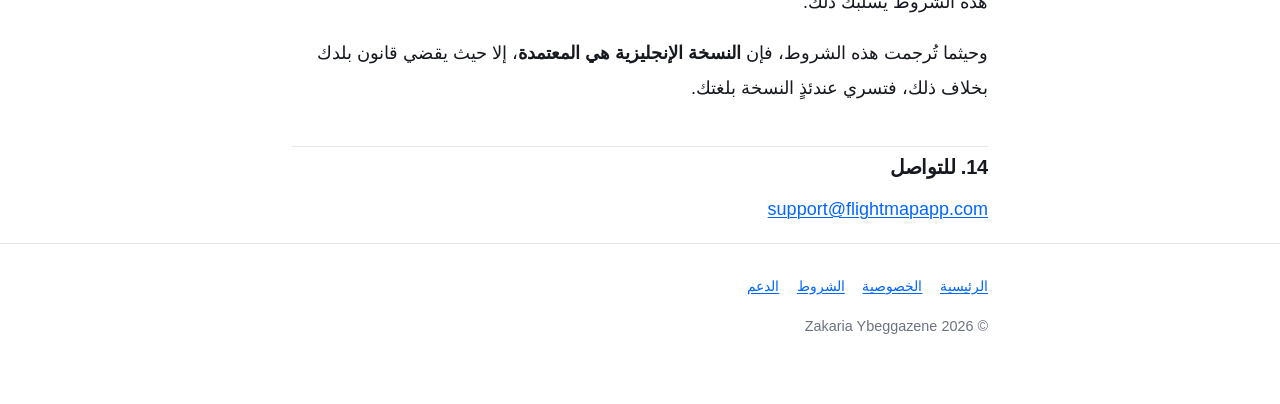
<file: terms/ar/index.html>
<!doctype html>
<html lang="ar" dir="rtl">
<head>
<meta charset="utf-8">
<meta name="viewport" content="width=device-width, initial-scale=1">
<title>شروط الاستخدام · FlightMap</title>
<meta name="description" content="الشروط التي توافق عليها عند استخدام FlightMap.">
<link rel="stylesheet" href="/assets/style.css">
<link rel="icon" href="/assets/flightmap-icon.svg" type="image/svg+xml">
<link rel="apple-touch-icon" href="/assets/flightmap-icon-512.png">
<link rel="canonical" href="https://flightmapapp.com/terms/ar">
<link rel="alternate" hreflang="en" href="https://flightmapapp.com/terms">
<link rel="alternate" hreflang="fr" href="https://flightmapapp.com/terms/fr">
<link rel="alternate" hreflang="ar" href="https://flightmapapp.com/terms/ar">
<link rel="alternate" hreflang="x-default" href="https://flightmapapp.com/terms">
</head>
<body>

<header class="site-head">
  <div class="wrap">
    <a class="brand" href="/">
      <svg viewBox="0 0 512 512" aria-hidden="true" focusable="false">
        <path d="M 153.4,354.3 A 138,138 0 1 0 351.9,162.7" fill="none" stroke="currentColor" stroke-width="24" stroke-linecap="round"/>
        <circle cx="153.4" cy="354.3" r="24" fill="currentColor"/>
        <circle cx="351.9" cy="162.7" r="24" fill="currentColor"/>
        <g transform="translate(256,250) scale(1.08)">
          <path fill="currentColor" d="M 0,-96 C 7,-96 12,-82 12,-62 L 12,-28 L 96,28 L 96,48 L 12,24 L 12,60 L 40,82 L 40,96 L 0,88 L -40,96 L -40,82 L -12,60 L -12,24 L -96,48 L -96,28 L -12,-28 L -12,-62 C -12,-82 -7,-96 0,-96 Z"/>
        </g>
      </svg>
      <span>FlightMap</span>
    </a>
    <nav class="langs" aria-label="اللغة">
      <a href="/terms" lang="en" hreflang="en" dir="ltr">English</a>
      <a href="/terms/fr" lang="fr" hreflang="fr" dir="ltr">Français</a>
      <strong aria-current="page">العربية</strong>
    </nav>
  </div>
</header>

<main class="wrap">

<h1>شروط الاستخدام</h1>
<p class="updated">آخر تحديث في 24 أغسطس 2026 · تنطبق على FlightMap لنظامَي أندرويد و iOS</p>

<div class="note">
  <p><strong>تصف هذه الشروط كيف يعمل FlightMap فعليًا وما نلتزم به.</strong> وإن كان فيها ما لا يطابق التطبيق، فذلك خطأ في هذه الوثيقة: <a href="mailto:support@flightmapapp.com">أبلغنا به</a> وسنصحّحه.</p>
  <p><a href="/terms">النسخة الإنجليزية</a> هي النسخة المعتمدة. هذه الترجمة مقدَّمة لتيسير القراءة، وتُحدَّث اللغات الثلاث معًا.</p>
</div>

<h2>1. مع من تتعاقد</h2>

<p>يطوّر FlightMap ويشغّله <strong>زكرياء إبڨازن</strong> (Zakaria Ybeggazene)، مطوّر مستقل («نحن»). وبتثبيتك FlightMap أو استخدامك له فإنك توافق على هذه الشروط. وإن كنت لا توافق عليها، فالرجاء عدم استخدام التطبيق.</p>

<p>يلزم أن يكون عمرك 16 عامًا على الأقل، أو سنّ الموافقة الرقمية في بلدك إن كان أعلى، لاستخدام FlightMap.</p>

<h2>2. ما هو FlightMap، وما ليس هو</h2>

<p>FlightMap هو <strong>سجلّ رحلات شخصي</strong>. يسجّل الرحلات التي قمت بها، ويرسمها على خريطة، ويستخرج منها إحصاءات وشارات.</p>

<p>وFlightMap صراحةً <strong>ليس</strong>:</p>

<ul>
  <li>متتبّع رحلات مباشرًا، ولا لوحة مواعيد، ولا مصدرًا لأوقات المغادرة والوصول يُعتمد عليه للحاق برحلة؛</li>
  <li>خدمة حجز أو تسجيل وصول أو إصدار تذاكر؛</li>
  <li>مصدرًا لمعلومات رسمية في شؤون الطيران أو السلامة أو الجمارك أو الهجرة؛</li>
  <li>سجلًّا معتمدًا لأي غرض قانوني أو ضريبي أو تأميني أو متعلّق ببرامج الولاء أو الإبلاغ عن الانبعاثات.</li>
</ul>

<p><strong>لا تتّخذ قرار سفر بناءً على ما يعرضه FlightMap وحده.</strong> تحقّق من شركة الطيران أو المطار.</p>

<h2>3. حسابك</h2>

<p>لا تحتاج إلى حساب لاستخدام FlightMap. وإن أنشأت حسابًا، فذلك ليُنسَخ سجلّك احتياطيًا ويُستخدَم على أكثر من جهاز.</p>

<p>أنت مسؤول عن الحفاظ على سرّية بيانات دخولك وعمّا يجري عبر حسابك. وأبلغنا سريعًا على <a href="mailto:support@flightmapapp.com" dir="ltr">support@flightmapapp.com</a> إن ظننت أن شخصًا آخر يصل إليه.</p>

<p>ويمكنك في أي وقت أن تطلب منّا حذف حسابك وكل ما فيه. انظر <a href="/privacy/ar#deletion">قسم الحذف في سياسة الخصوصية</a>.</p>

<h2>4. بياناتك ملكك</h2>

<p>الرحلات والملاحظات وكل ما تُدخله في FlightMap ملك لك. ولا ندّعي أي ملكية عليها. ولا نستخدمها إلا لتقديم التطبيق إليك، على النحو الموضّح في <a href="/privacy/ar">سياسة الخصوصية</a>.</p>

<h2>5. الاستخدام العادل</h2>

<p>نرجو ألّا:</p>

<ul>
  <li>تستخدم FlightMap لمخالفة القانون، أو لتخزين محتوى لا يحقّ لك تخزينه؛</li>
  <li>تحاول الوصول إلى حسابات أو خوادم أو بيانات ليست لك؛</li>
  <li>تعكس هندسة التطبيق أو تفكّ ترجمته أو تعبث به، إلا في الحدود التي يجيزها القانون؛</li>
  <li>تستخرج بالجملة أو تعيد بيع أو تجرف البيانات التي تحصل عليها عبر التطبيق، بما فيها بيانات الرحلات والمطارات المقدَّمة من مزوّدنا؛</li>
  <li>تستخدم التطبيق على نحو يضرّ بالخدمة أو يفسدها على الآخرين.</li>
</ul>

<p>ولنا أن نوقف أو نغلق أي حساب يُستخدم بهذه الطريقة.</p>

<h2>6. ‏FlightMap Pro</h2>

<p>استخدام FlightMap مجاني. وتسجّل النسخة المجانية حتى <strong>25 رحلة</strong>. ويرفع FlightMap Pro هذا الحدّ ويفتح الميزات الإضافية المذكورة في شاشة الشراء داخل التطبيق.</p>

<p>ويُقدَّم Pro بصيغتين:</p>

<ul>
  <li><strong>اشتراك سنوي يتجدّد تلقائيًا</strong>، وقد يشمل فترة تجريبية مجانية؛</li>
  <li><strong>شراء لمرة واحدة</strong> يفتح Pro بشكل دائم ولا يتجدّد.</li>
</ul>

<p>تُعرض الأسعار السارية ومدة الاشتراك وأي فترة تجريبية داخل التطبيق قبل الشراء وبعملتك أنت، وهي الشروط التي تسري.</p>

<h3>الفوترة والتجديد والإلغاء</h3>

<ul>
  <li>يُحصَّل الدفع عبر <strong>Apple</strong> أو <strong>Google</strong> من حساب المتجر لديك، لا عن طريقنا. ولا نرى بيانات الدفع الخاصة بك أبدًا.</li>
  <li>يتجدّد الاشتراك <strong>تلقائيًا</strong> في نهاية كل فترة ما لم تُلغِه قبل انتهائها بأربع وعشرين ساعة على الأقل.</li>
  <li>ألغِ في أي وقت من إعدادات حسابك في <strong>App Store</strong> أو <strong>Google Play</strong>. والإلغاء يوقف التجديد التالي، وتظلّ ميزات Pro لديك حتى انتهاء الفترة المدفوعة.</li>
  <li>وإن بدأت فترة تجريبية مجانية ولم تُلغِها قبل انتهائها، تتحوّل إلى اشتراك مدفوع. وحيثما اشترطت Apple ذلك، يسقط أي جزء غير مستخدَم من الفترة التجريبية عند شراء اشتراك.</li>
</ul>

<h3>الاسترداد</h3>

<p>تتولّى عمليات الاسترداد المتجرُ الذي اشتريت منه، وتخضع لسياسته. ولا يمكننا استرداد قيمة شراء تمّ عبر المتجر بأنفسنا، لكن راسلنا وسنساعدك في تقديم الطلب.</p>

<p>وإن كنت مستهلكًا في الاتحاد الأوروبي أو المملكة المتحدة، فحقّك القانوني في الانسحاب من عقد مبرَم عن بُعد لا يتأثّر بأي شيء في هذا القسم.</p>

<h3>ماذا يحدث لرحلاتك إذا انتهى Pro</h3>

<p><strong>لا يُحذف شيء.</strong> إذا انتهى الاشتراك، تبقى كل رحلة سجّلتها في مكانها وتظلّ قابلة للقراءة. غاية الأمر أنك لن تتمكّن من إضافة رحلات جديدة تتجاوز الحدّ المجاني حتى يُفعَّل Pro من جديد.</p>

<h2>7. الدقة، ومصدر المعلومات</h2>

<p>تأتي تفاصيل الرحلات وشركات الطيران والمطارات من مزوّد بيانات طيران تابع لطرف ثالث ومن بيانات مطارات متاحة للعموم. أمّا المسافات وتقديرات البصمة الكربونية فهي <strong>تقريبات محسوبة</strong>. وقد تكون الأوقات المستورَدة من بطاقة صعود أو من موعد في التقويم تقديرات، ويضع التطبيق علامة على ذلك متى علِمه.</p>

<p>ولا نضمن دقة أيٍّ من ذلك ولا اكتماله ولا حداثته، ولا ينبغي أن تعامل رقمًا يعرضه FlightMap على أنه معتمَد.</p>

<h2>8. التوافر</h2>

<p>نحرص على إبقاء FlightMap يعمل، لكنه يُقدَّم كما هو. وتعتمد أجزاء منه على خدمات لا نتحكّم فيها (متاجر التطبيقات، ومستضيف قاعدة البيانات، ومزوّد البيانات، وخدمات الخرائط والدفع)، وهذه قد تتغيّر أو تتعطّل أو تُسحب. ولنا أن نغيّر ميزات أو نوقفها أو ننهيها، وسنُشعِر بمهلة معقولة قبل أي تغيير جوهري متى أمكن ذلك.</p>

<p>وجوهر التطبيق يعمل دون اتصال بالإنترنت، وتظلّ رحلاتك قابلة للقراءة على جهازك عند انقطاع الشبكة أو تعذّر أيٍّ من هذه الخدمات.</p>

<h2>9. المسؤولية</h2>

<p>في الحدود التي يجيزها القانون، يُقدَّم FlightMap دون ضمانات، ولا نتحمّل المسؤولية عن الخسائر غير المباشرة أو التبعية، ولا عن فوات الأرباح، ولا عن فقدان البيانات إلا إذا نشأ عن تقصيرنا في بذل العناية المعقولة.</p>

<p><strong>ولا شيء في هذه الشروط يحدّ من مسؤولية لا يجوز قانونًا الحدّ منها</strong>، بما في ذلك المسؤولية عن الوفاة أو الضرر الجسدي الناتج عن إهمال، وعن الاحتيال، وأي مسؤولية بموجب قانون حماية المستهلك الآمر.</p>

<p>احتفظ بنسختك الخاصة من كل ما لا يمكنك تحمّل فقدانه.</p>

<h2>10. إنهاء العلاقة</h2>

<p>يمكنك التوقف عن استخدام FlightMap وحذف حسابك متى شئت. ولنا أن ننهي وصولك إذا خالفت هذه الشروط مخالفة جسيمة أو متكرّرة، وسنبيّن لك السبب ما لم يمنعنا القانون من ذلك. وفي هذه الحالة يمكنك أن تطلب منّا نسخة من بياناتك قبل حذفها.</p>

<h2>11. حقوقنا في التطبيق</h2>

<p>اسم FlightMap وشعاره وتصميمه وبرمجيّته ملك لنا. وتمنحك هذه الشروط ترخيصًا شخصيًا غير قابل للتحويل باستخدام التطبيق على الأجهزة التي تملكها أو تتحكّم فيها، ولا تنقل إليك أي ملكية.</p>

<h2>12. التعديلات على هذه الشروط</h2>

<p>لنا أن نحدّث هذه الشروط. وسيتغيّر التاريخ في أعلى الصفحة، وسنُعلمك داخل التطبيق بأي تغيير جوهري. واستمرارك في استخدام FlightMap بعد التغيير يعني قبولك بالشروط المحدَّثة؛ وإن لم تقبلها، فيمكنك التوقف عن استخدام التطبيق وطلب حذف حسابك.</p>

<h2>13. القانون الواجب التطبيق وحقوقك كمستهلك</h2>

<p>إذا كنت تستخدم FlightMap بصفتك مستهلكًا، فإنك تحتفظ بكامل الحماية التي يمنحك إيّاها قانون حماية المستهلك الآمر في البلد الذي تقيم فيه، ويمكنك التقاضي أمام محاكم بلدك. ولا شيء في هذه الشروط يسلبك ذلك.</p>

<p>وحيثما تُرجمت هذه الشروط، فإن <strong>النسخة الإنجليزية هي المعتمدة</strong>، إلا حيث يقضي قانون بلدك بخلاف ذلك، فتسري عندئذٍ النسخة بلغتك.</p>

<h2>14. للتواصل</h2>

<p><a href="mailto:support@flightmapapp.com" dir="ltr">support@flightmapapp.com</a></p>

</main>

<footer class="site-foot">
  <div class="wrap">
    <nav>
      <a href="/">الرئيسية</a>
      <a href="/privacy/ar">الخصوصية</a>
      <a href="/terms/ar">الشروط</a>
      <a href="mailto:support@flightmapapp.com">الدعم</a>
    </nav>
    <p>© 2026 Zakaria Ybeggazene</p>
  </div>
</footer>

</body>
</html>
</file>
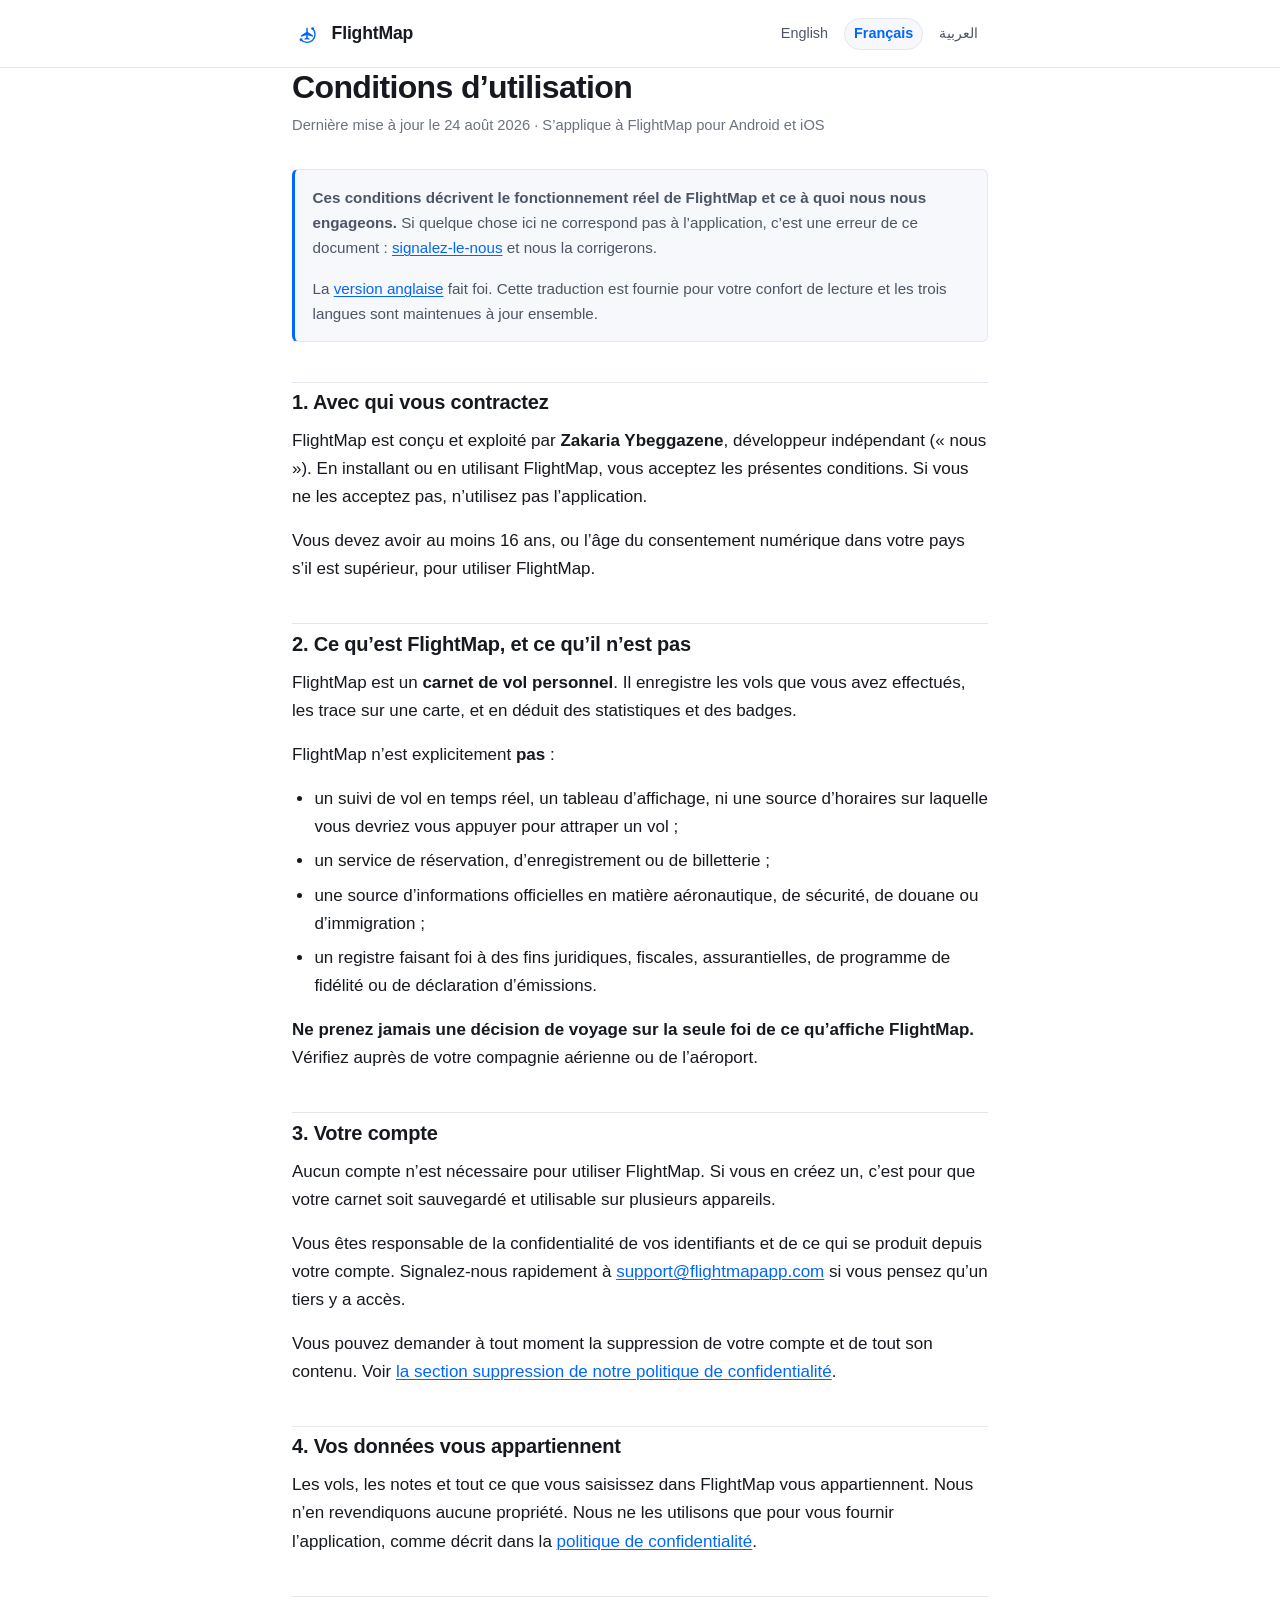
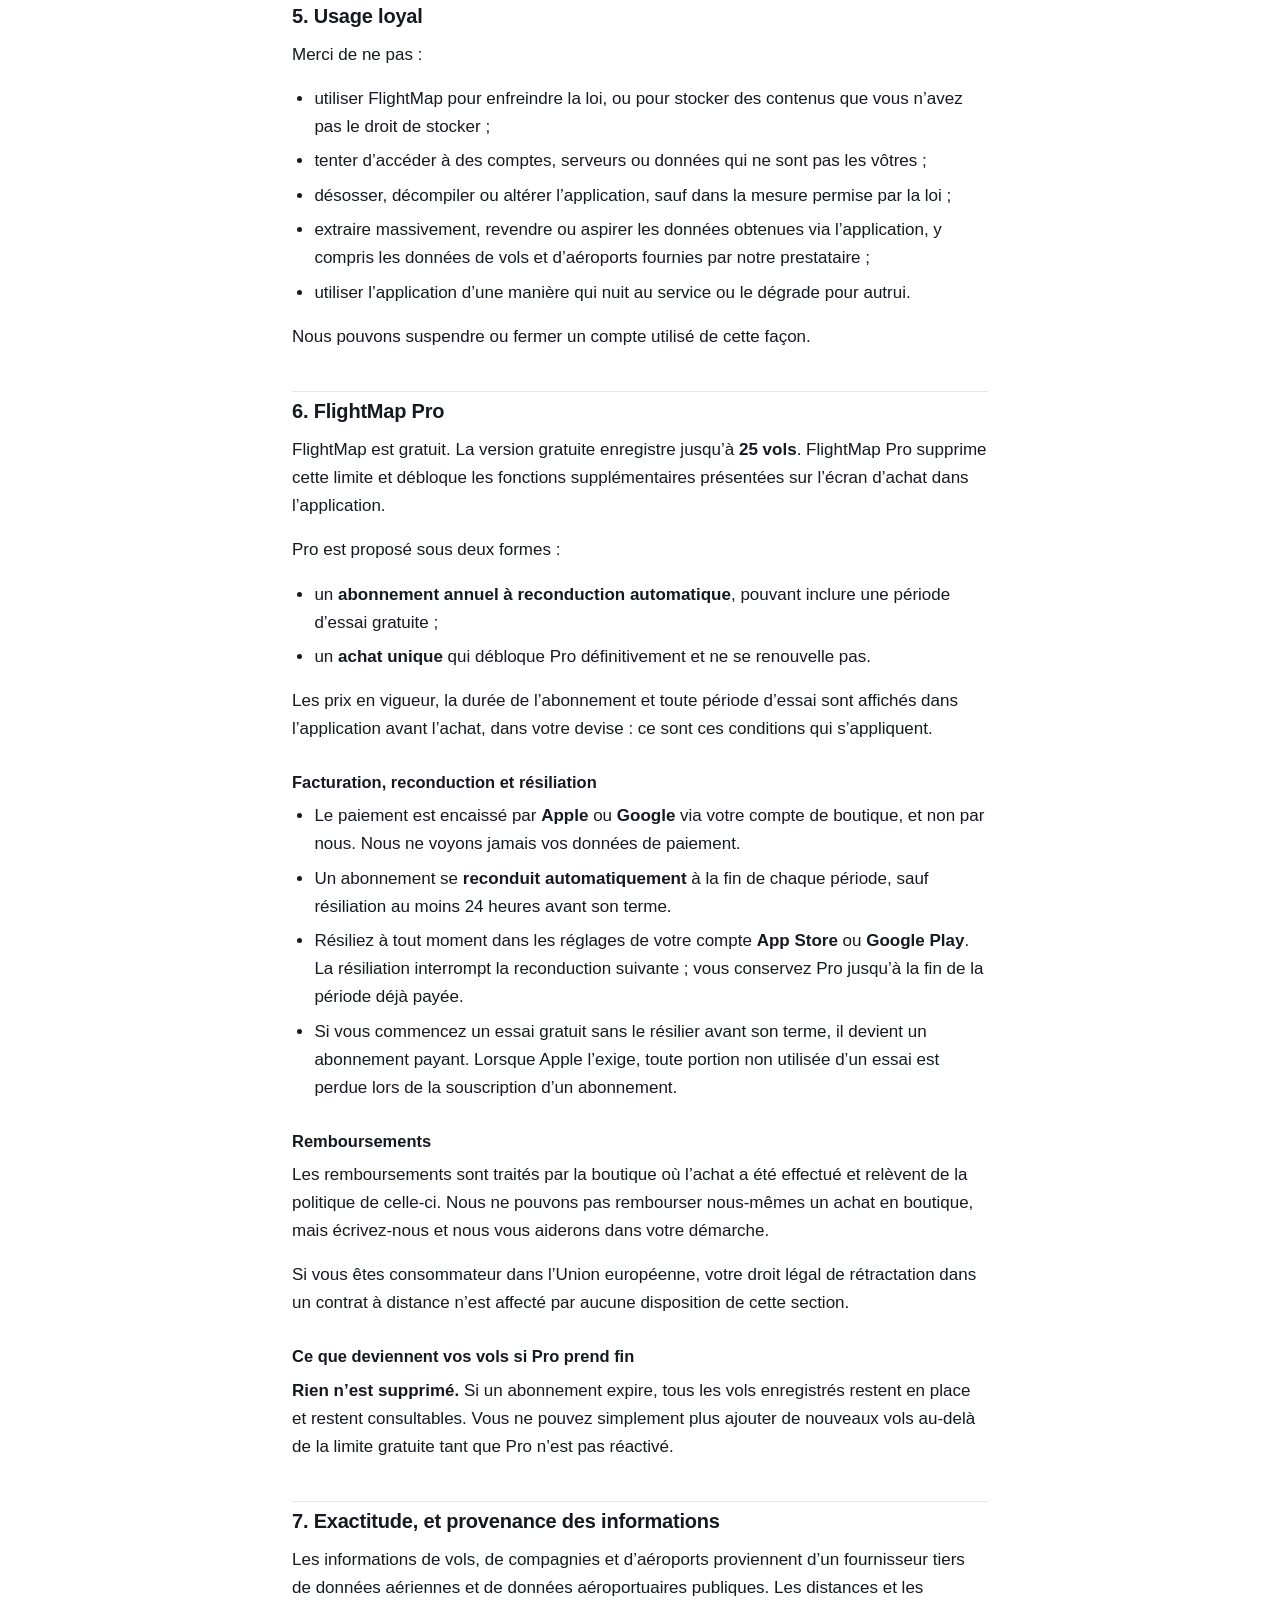
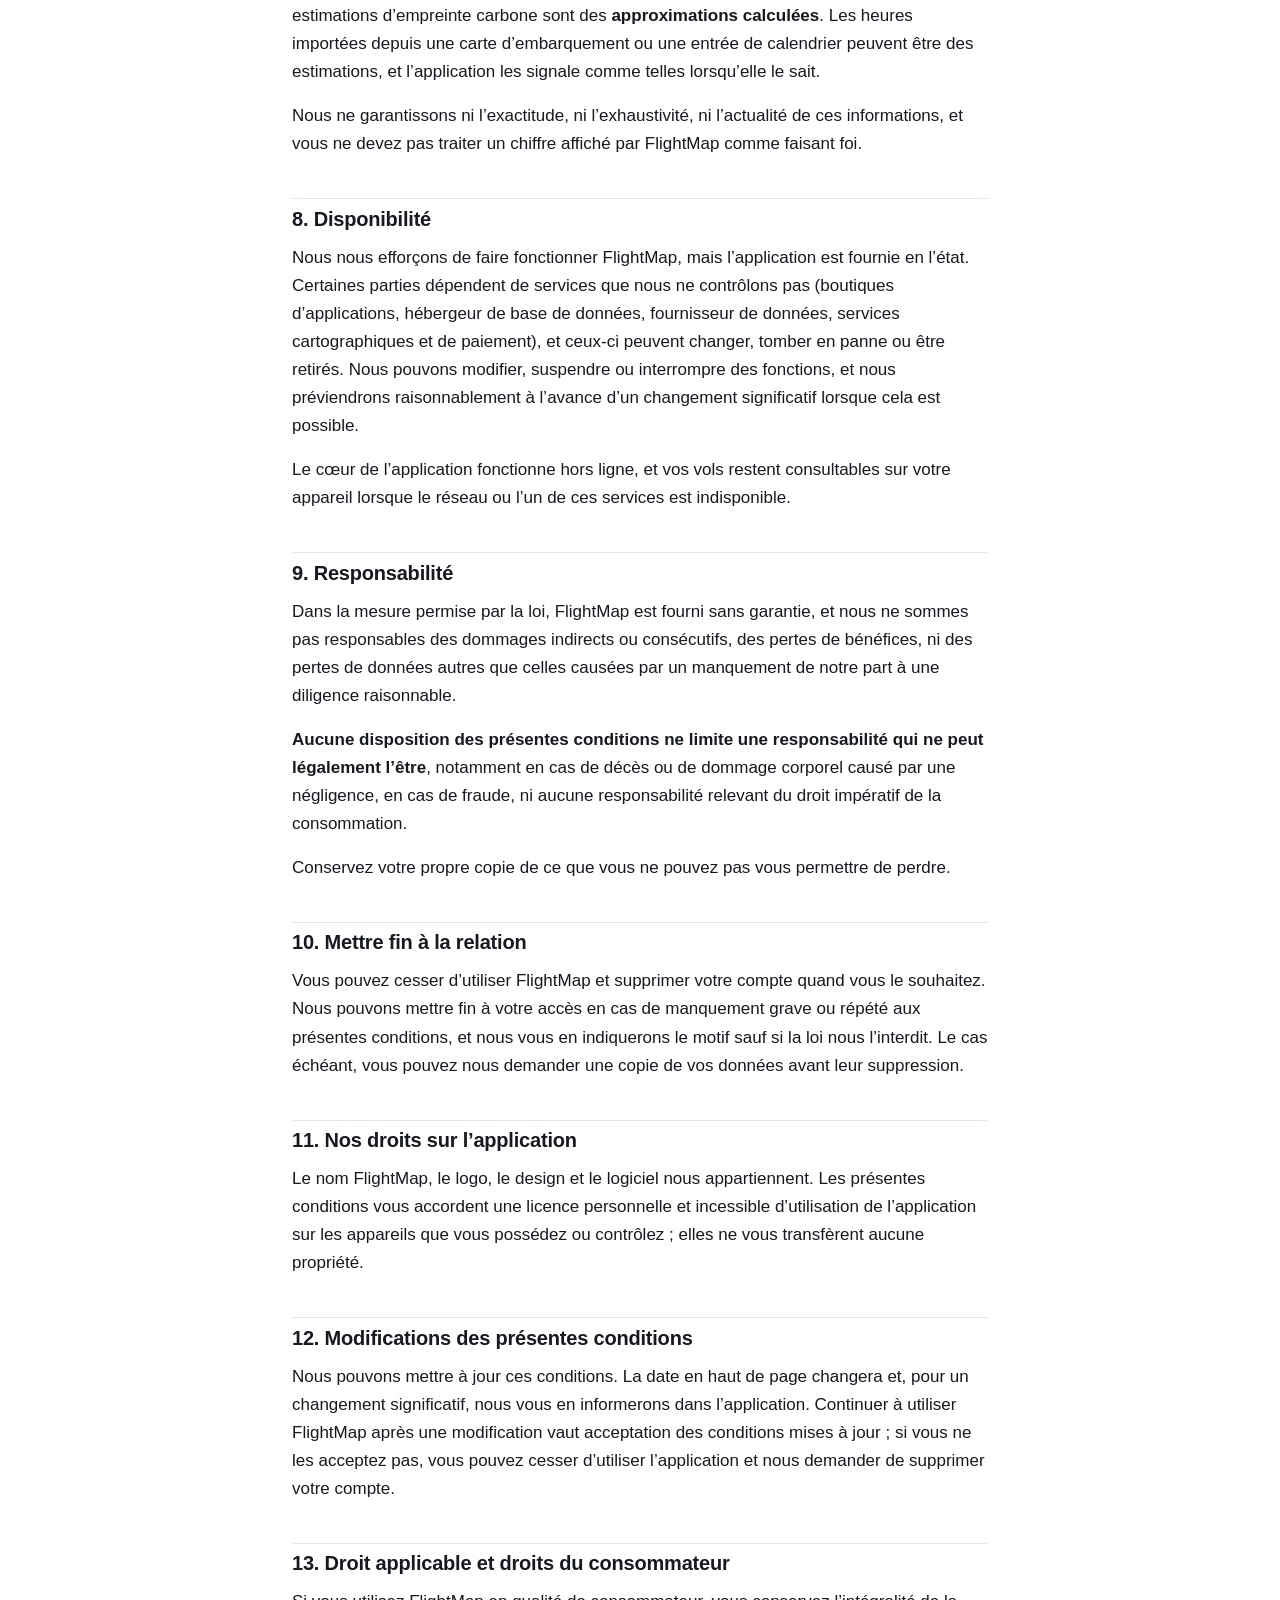
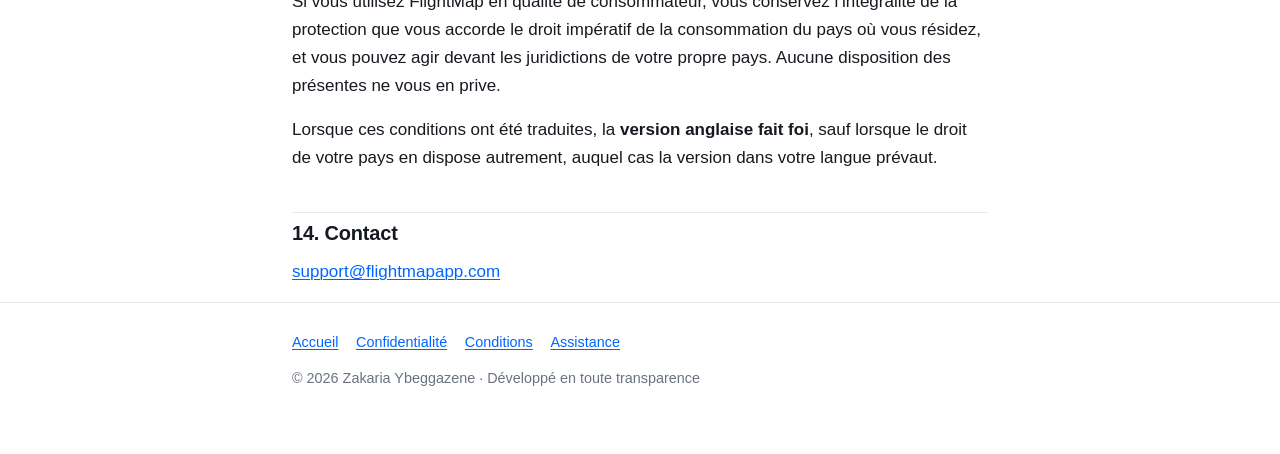
<file: terms/fr/index.html>
<!doctype html>
<html lang="fr">
<head>
<meta charset="utf-8">
<meta name="viewport" content="width=device-width, initial-scale=1">
<title>Conditions d’utilisation · FlightMap</title>
<meta name="description" content="Les conditions que vous acceptez en utilisant FlightMap.">
<link rel="stylesheet" href="/assets/style.css">
<link rel="icon" href="/assets/flightmap-icon.svg" type="image/svg+xml">
<link rel="apple-touch-icon" href="/assets/flightmap-icon-512.png">
<link rel="canonical" href="https://flightmapapp.com/terms/fr">
<link rel="alternate" hreflang="en" href="https://flightmapapp.com/terms">
<link rel="alternate" hreflang="fr" href="https://flightmapapp.com/terms/fr">
<link rel="alternate" hreflang="ar" href="https://flightmapapp.com/terms/ar">
<link rel="alternate" hreflang="x-default" href="https://flightmapapp.com/terms">
</head>
<body>

<header class="site-head">
  <div class="wrap">
    <a class="brand" href="/">
      <svg viewBox="0 0 512 512" aria-hidden="true" focusable="false">
        <path d="M 153.4,354.3 A 138,138 0 1 0 351.9,162.7" fill="none" stroke="currentColor" stroke-width="24" stroke-linecap="round"/>
        <circle cx="153.4" cy="354.3" r="24" fill="currentColor"/>
        <circle cx="351.9" cy="162.7" r="24" fill="currentColor"/>
        <g transform="translate(256,250) scale(1.08)">
          <path fill="currentColor" d="M 0,-96 C 7,-96 12,-82 12,-62 L 12,-28 L 96,28 L 96,48 L 12,24 L 12,60 L 40,82 L 40,96 L 0,88 L -40,96 L -40,82 L -12,60 L -12,24 L -96,48 L -96,28 L -12,-28 L -12,-62 C -12,-82 -7,-96 0,-96 Z"/>
        </g>
      </svg>
      <span>FlightMap</span>
    </a>
    <nav class="langs" aria-label="Langue">
      <a href="/terms" lang="en" hreflang="en">English</a>
      <strong aria-current="page">Français</strong>
      <a href="/terms/ar" lang="ar" hreflang="ar">العربية</a>
    </nav>
  </div>
</header>

<main class="wrap">

<h1>Conditions d’utilisation</h1>
<p class="updated">Dernière mise à jour le 24 août 2026 · S’applique à FlightMap pour Android et iOS</p>

<div class="note">
  <p><strong>Ces conditions décrivent le fonctionnement réel de FlightMap et ce à quoi nous nous engageons.</strong> Si quelque chose ici ne correspond pas à l’application, c’est une erreur de ce document : <a href="mailto:support@flightmapapp.com">signalez-le-nous</a> et nous la corrigerons.</p>
  <p>La <a href="/terms">version anglaise</a> fait foi. Cette traduction est fournie pour votre confort de lecture et les trois langues sont maintenues à jour ensemble.</p>
</div>

<h2>1. Avec qui vous contractez</h2>

<p>FlightMap est conçu et exploité par <strong>Zakaria Ybeggazene</strong>, développeur indépendant (« nous »). En installant ou en utilisant FlightMap, vous acceptez les présentes conditions. Si vous ne les acceptez pas, n’utilisez pas l’application.</p>

<p>Vous devez avoir au moins 16 ans, ou l’âge du consentement numérique dans votre pays s’il est supérieur, pour utiliser FlightMap.</p>

<h2>2. Ce qu’est FlightMap, et ce qu’il n’est pas</h2>

<p>FlightMap est un <strong>carnet de vol personnel</strong>. Il enregistre les vols que vous avez effectués, les trace sur une carte, et en déduit des statistiques et des badges.</p>

<p>FlightMap n’est explicitement <strong>pas</strong> :</p>

<ul>
  <li>un suivi de vol en temps réel, un tableau d’affichage, ni une source d’horaires sur laquelle vous devriez vous appuyer pour attraper un vol ;</li>
  <li>un service de réservation, d’enregistrement ou de billetterie ;</li>
  <li>une source d’informations officielles en matière aéronautique, de sécurité, de douane ou d’immigration ;</li>
  <li>un registre faisant foi à des fins juridiques, fiscales, assurantielles, de programme de fidélité ou de déclaration d’émissions.</li>
</ul>

<p><strong>Ne prenez jamais une décision de voyage sur la seule foi de ce qu’affiche FlightMap.</strong> Vérifiez auprès de votre compagnie aérienne ou de l’aéroport.</p>

<h2>3. Votre compte</h2>

<p>Aucun compte n’est nécessaire pour utiliser FlightMap. Si vous en créez un, c’est pour que votre carnet soit sauvegardé et utilisable sur plusieurs appareils.</p>

<p>Vous êtes responsable de la confidentialité de vos identifiants et de ce qui se produit depuis votre compte. Signalez-nous rapidement à <a href="mailto:support@flightmapapp.com">support@flightmapapp.com</a> si vous pensez qu’un tiers y a accès.</p>

<p>Vous pouvez demander à tout moment la suppression de votre compte et de tout son contenu. Voir <a href="/privacy/fr#deletion">la section suppression de notre politique de confidentialité</a>.</p>

<h2>4. Vos données vous appartiennent</h2>

<p>Les vols, les notes et tout ce que vous saisissez dans FlightMap vous appartiennent. Nous n’en revendiquons aucune propriété. Nous ne les utilisons que pour vous fournir l’application, comme décrit dans la <a href="/privacy/fr">politique de confidentialité</a>.</p>

<h2>5. Usage loyal</h2>

<p>Merci de ne pas :</p>

<ul>
  <li>utiliser FlightMap pour enfreindre la loi, ou pour stocker des contenus que vous n’avez pas le droit de stocker ;</li>
  <li>tenter d’accéder à des comptes, serveurs ou données qui ne sont pas les vôtres ;</li>
  <li>désosser, décompiler ou altérer l’application, sauf dans la mesure permise par la loi ;</li>
  <li>extraire massivement, revendre ou aspirer les données obtenues via l’application, y compris les données de vols et d’aéroports fournies par notre prestataire ;</li>
  <li>utiliser l’application d’une manière qui nuit au service ou le dégrade pour autrui.</li>
</ul>

<p>Nous pouvons suspendre ou fermer un compte utilisé de cette façon.</p>

<h2>6. FlightMap Pro</h2>

<p>FlightMap est gratuit. La version gratuite enregistre jusqu’à <strong>25 vols</strong>. FlightMap Pro supprime cette limite et débloque les fonctions supplémentaires présentées sur l’écran d’achat dans l’application.</p>

<p>Pro est proposé sous deux formes :</p>

<ul>
  <li>un <strong>abonnement annuel à reconduction automatique</strong>, pouvant inclure une période d’essai gratuite ;</li>
  <li>un <strong>achat unique</strong> qui débloque Pro définitivement et ne se renouvelle pas.</li>
</ul>

<p>Les prix en vigueur, la durée de l’abonnement et toute période d’essai sont affichés dans l’application avant l’achat, dans votre devise : ce sont ces conditions qui s’appliquent.</p>

<h3>Facturation, reconduction et résiliation</h3>

<ul>
  <li>Le paiement est encaissé par <strong>Apple</strong> ou <strong>Google</strong> via votre compte de boutique, et non par nous. Nous ne voyons jamais vos données de paiement.</li>
  <li>Un abonnement se <strong>reconduit automatiquement</strong> à la fin de chaque période, sauf résiliation au moins 24 heures avant son terme.</li>
  <li>Résiliez à tout moment dans les réglages de votre compte <strong>App Store</strong> ou <strong>Google Play</strong>. La résiliation interrompt la reconduction suivante ; vous conservez Pro jusqu’à la fin de la période déjà payée.</li>
  <li>Si vous commencez un essai gratuit sans le résilier avant son terme, il devient un abonnement payant. Lorsque Apple l’exige, toute portion non utilisée d’un essai est perdue lors de la souscription d’un abonnement.</li>
</ul>

<h3>Remboursements</h3>

<p>Les remboursements sont traités par la boutique où l’achat a été effectué et relèvent de la politique de celle-ci. Nous ne pouvons pas rembourser nous-mêmes un achat en boutique, mais écrivez-nous et nous vous aiderons dans votre démarche.</p>

<p>Si vous êtes consommateur dans l’Union européenne, votre droit légal de rétractation dans un contrat à distance n’est affecté par aucune disposition de cette section.</p>

<h3>Ce que deviennent vos vols si Pro prend fin</h3>

<p><strong>Rien n’est supprimé.</strong> Si un abonnement expire, tous les vols enregistrés restent en place et restent consultables. Vous ne pouvez simplement plus ajouter de nouveaux vols au-delà de la limite gratuite tant que Pro n’est pas réactivé.</p>

<h2>7. Exactitude, et provenance des informations</h2>

<p>Les informations de vols, de compagnies et d’aéroports proviennent d’un fournisseur tiers de données aériennes et de données aéroportuaires publiques. Les distances et les estimations d’empreinte carbone sont des <strong>approximations calculées</strong>. Les heures importées depuis une carte d’embarquement ou une entrée de calendrier peuvent être des estimations, et l’application les signale comme telles lorsqu’elle le sait.</p>

<p>Nous ne garantissons ni l’exactitude, ni l’exhaustivité, ni l’actualité de ces informations, et vous ne devez pas traiter un chiffre affiché par FlightMap comme faisant foi.</p>

<h2>8. Disponibilité</h2>

<p>Nous nous efforçons de faire fonctionner FlightMap, mais l’application est fournie en l’état. Certaines parties dépendent de services que nous ne contrôlons pas (boutiques d’applications, hébergeur de base de données, fournisseur de données, services cartographiques et de paiement), et ceux-ci peuvent changer, tomber en panne ou être retirés. Nous pouvons modifier, suspendre ou interrompre des fonctions, et nous préviendrons raisonnablement à l’avance d’un changement significatif lorsque cela est possible.</p>

<p>Le cœur de l’application fonctionne hors ligne, et vos vols restent consultables sur votre appareil lorsque le réseau ou l’un de ces services est indisponible.</p>

<h2>9. Responsabilité</h2>

<p>Dans la mesure permise par la loi, FlightMap est fourni sans garantie, et nous ne sommes pas responsables des dommages indirects ou consécutifs, des pertes de bénéfices, ni des pertes de données autres que celles causées par un manquement de notre part à une diligence raisonnable.</p>

<p><strong>Aucune disposition des présentes conditions ne limite une responsabilité qui ne peut légalement l’être</strong>, notamment en cas de décès ou de dommage corporel causé par une négligence, en cas de fraude, ni aucune responsabilité relevant du droit impératif de la consommation.</p>

<p>Conservez votre propre copie de ce que vous ne pouvez pas vous permettre de perdre.</p>

<h2>10. Mettre fin à la relation</h2>

<p>Vous pouvez cesser d’utiliser FlightMap et supprimer votre compte quand vous le souhaitez. Nous pouvons mettre fin à votre accès en cas de manquement grave ou répété aux présentes conditions, et nous vous en indiquerons le motif sauf si la loi nous l’interdit. Le cas échéant, vous pouvez nous demander une copie de vos données avant leur suppression.</p>

<h2>11. Nos droits sur l’application</h2>

<p>Le nom FlightMap, le logo, le design et le logiciel nous appartiennent. Les présentes conditions vous accordent une licence personnelle et incessible d’utilisation de l’application sur les appareils que vous possédez ou contrôlez ; elles ne vous transfèrent aucune propriété.</p>

<h2>12. Modifications des présentes conditions</h2>

<p>Nous pouvons mettre à jour ces conditions. La date en haut de page changera et, pour un changement significatif, nous vous en informerons dans l’application. Continuer à utiliser FlightMap après une modification vaut acceptation des conditions mises à jour ; si vous ne les acceptez pas, vous pouvez cesser d’utiliser l’application et nous demander de supprimer votre compte.</p>

<h2>13. Droit applicable et droits du consommateur</h2>

<p>Si vous utilisez FlightMap en qualité de consommateur, vous conservez l’intégralité de la protection que vous accorde le droit impératif de la consommation du pays où vous résidez, et vous pouvez agir devant les juridictions de votre propre pays. Aucune disposition des présentes ne vous en prive.</p>

<p>Lorsque ces conditions ont été traduites, la <strong>version anglaise fait foi</strong>, sauf lorsque le droit de votre pays en dispose autrement, auquel cas la version dans votre langue prévaut.</p>

<h2>14. Contact</h2>

<p><a href="mailto:support@flightmapapp.com">support@flightmapapp.com</a></p>

</main>

<footer class="site-foot">
  <div class="wrap">
    <nav>
      <a href="/">Accueil</a>
      <a href="/privacy/fr">Confidentialité</a>
      <a href="/terms/fr">Conditions</a>
      <a href="mailto:support@flightmapapp.com">Assistance</a>
    </nav>
    <p>© 2026 Zakaria Ybeggazene · Développé en toute transparence</p>
  </div>
</footer>

</body>
</html>
</file>
<file: assets/style.css>
/* FlightMap public pages.
 *
 * No webfont is requested. The app bundles Inter precisely so that launching it
 * sends nothing to Google; serving these pages from a font CDN would hand a
 * third party the IP address of everyone who came here to read that claim.
 * System stack only, on purpose.
 */

:root {
  --brand: #0066ff;
  --brand-ink: #0052cc;
  --bg: #ffffff;
  --bg-soft: #f6f8fb;
  --fg: #16191f;
  --fg-soft: #4c5566;
  --fg-faint: #6b7280;
  --rule: #e3e8ef;
  --focus: #0066ff;
  --max: 46rem;
}

@media (prefers-color-scheme: dark) {
  :root {
    --brand: #4d94ff;
    --brand-ink: #7db0ff;
    --bg: #0e1116;
    --bg-soft: #161b22;
    --fg: #e6e9ef;
    --fg-soft: #aab2c0;
    --fg-faint: #8b93a1;
    --rule: #262c36;
    --focus: #4d94ff;
  }
}

*,
*::before,
*::after {
  box-sizing: border-box;
}

html {
  -webkit-text-size-adjust: 100%;
}

body {
  margin: 0;
  background: var(--bg);
  color: var(--fg);
  font-family: -apple-system, BlinkMacSystemFont, "Segoe UI", Roboto,
    "Helvetica Neue", Arial, "Noto Sans", sans-serif;
  font-size: 17px;
  line-height: 1.65;
  text-rendering: optimizeLegibility;
}

/* Arabic pages: a face that actually has the glyphs, and a little more leading
   because Arabic ascenders and descenders stack taller than Latin ones. */
html[lang="ar"] body {
  font-family: "Segoe UI", Tahoma, "Noto Naskh Arabic", "Geeza Pro", Arial,
    sans-serif;
  line-height: 1.95;
  font-size: 18px;
}

.wrap {
  max-width: var(--max);
  margin: 0 auto;
  padding: 0 1.25rem;
}

/* ── Header ─────────────────────────────────────────────────────────── */

.site-head {
  border-bottom: 1px solid var(--rule);
  background: var(--bg);
}

.site-head .wrap {
  display: flex;
  align-items: center;
  gap: 0.75rem;
  padding-top: 1.1rem;
  padding-bottom: 1.1rem;
  flex-wrap: wrap;
}

.brand {
  display: inline-flex;
  align-items: center;
  gap: 0.6rem;
  color: var(--brand);
  text-decoration: none;
  font-weight: 650;
  font-size: 1.1rem;
  letter-spacing: -0.01em;
}

.brand:hover {
  color: var(--brand-ink);
}

.brand svg {
  width: 30px;
  height: 30px;
  display: block;
  flex: none;
}

.brand span {
  color: var(--fg);
}

.langs {
  margin-inline-start: auto;
  display: flex;
  align-items: center;
  gap: 0.4rem;
  font-size: 0.9rem;
}

.langs a,
.langs strong {
  display: inline-block;
  padding: 0.2rem 0.55rem;
  border-radius: 999px;
  text-decoration: none;
  border: 1px solid transparent;
}

.langs a {
  color: var(--fg-soft);
}

.langs a:hover {
  color: var(--brand);
  background: var(--bg-soft);
}

.langs strong {
  color: var(--brand);
  border-color: var(--rule);
  background: var(--bg-soft);
  font-weight: 600;
}

/* ── Document body ──────────────────────────────────────────────────── */

main {
  padding: 2.75rem 0 4rem;
}

h1 {
  font-size: 2rem;
  line-height: 1.2;
  letter-spacing: -0.02em;
  margin: 0 0 0.4rem;
}

h2 {
  font-size: 1.25rem;
  line-height: 1.3;
  letter-spacing: -0.01em;
  margin: 2.5rem 0 0.75rem;
  padding-top: 0.4rem;
  border-top: 1px solid var(--rule);
}

h3 {
  font-size: 1.03rem;
  margin: 1.6rem 0 0.4rem;
}

p,
ul,
ol,
table {
  margin: 0 0 1rem;
}

ul,
ol {
  padding-inline-start: 1.4rem;
}

li {
  margin-bottom: 0.4rem;
}

a {
  color: var(--brand);
  text-decoration-thickness: 1px;
  text-underline-offset: 2px;
}

a:hover {
  color: var(--brand-ink);
}

:focus-visible {
  outline: 2px solid var(--focus);
  outline-offset: 2px;
  border-radius: 3px;
}

strong {
  font-weight: 650;
}

code {
  font-family: ui-monospace, SFMono-Regular, "SF Mono", Menlo, Consolas,
    monospace;
  font-size: 0.88em;
  background: var(--bg-soft);
  padding: 0.1em 0.35em;
  border-radius: 4px;
}

.updated {
  color: var(--fg-faint);
  font-size: 0.92rem;
  margin-bottom: 2rem;
}

/* The draft / source-of-truth notices. */
.note {
  background: var(--bg-soft);
  border: 1px solid var(--rule);
  border-inline-start: 3px solid var(--brand);
  border-radius: 6px;
  padding: 0.9rem 1.1rem;
  margin: 0 0 2rem;
  font-size: 0.95rem;
  color: var(--fg-soft);
}

.note p:last-child {
  margin-bottom: 0;
}

/* ── Tables ─────────────────────────────────────────────────────────── */

.table-scroll {
  overflow-x: auto;
  margin: 0 0 1.25rem;
  border: 1px solid var(--rule);
  border-radius: 8px;
}

table {
  border-collapse: collapse;
  width: 100%;
  font-size: 0.94rem;
  margin: 0;
  min-width: 30rem;
}

th,
td {
  text-align: start;
  padding: 0.6rem 0.85rem;
  border-bottom: 1px solid var(--rule);
  vertical-align: top;
}

thead th {
  background: var(--bg-soft);
  font-weight: 650;
  white-space: nowrap;
}

tbody tr:last-child td {
  border-bottom: 0;
}

/* ── Landing page ───────────────────────────────────────────────────── */

.hero {
  text-align: center;
  padding: 3.5rem 0 1rem;
}

.hero svg {
  width: 84px;
  height: 84px;
  color: var(--brand);
}

.hero h1 {
  margin-top: 1rem;
}

.hero p {
  color: var(--fg-soft);
  max-width: 34rem;
  margin-inline: auto;
}

.cards {
  display: grid;
  gap: 1rem;
  grid-template-columns: repeat(auto-fit, minmax(15rem, 1fr));
  margin: 2.5rem 0 1rem;
  padding: 0;
  list-style: none;
}

.cards li {
  margin: 0;
}

.card {
  display: block;
  height: 100%;
  padding: 1.15rem 1.25rem;
  border: 1px solid var(--rule);
  border-radius: 10px;
  background: var(--bg-soft);
  text-decoration: none;
  color: inherit;
}

.card:hover {
  border-color: var(--brand);
  color: inherit;
}

.card b {
  display: block;
  color: var(--brand);
  font-size: 1.02rem;
  margin-bottom: 0.2rem;
}

.card span {
  color: var(--fg-soft);
  font-size: 0.93rem;
}

/* ── Footer ─────────────────────────────────────────────────────────── */

.site-foot {
  border-top: 1px solid var(--rule);
  padding: 1.75rem 0 3rem;
  color: var(--fg-faint);
  font-size: 0.9rem;
}

.site-foot nav {
  display: flex;
  flex-wrap: wrap;
  gap: 0.4rem 1.1rem;
  margin-bottom: 0.75rem;
}

@media (max-width: 30rem) {
  body {
    font-size: 16px;
  }
  h1 {
    font-size: 1.6rem;
  }
  main {
    padding-top: 2rem;
  }
}

/* Landing page: the "also available in" line. A class rather than a style
   attribute so the Content-Security-Policy can refuse inline styles outright. */
.also {
  text-align: center;
  color: var(--fg-faint);
  font-size: 0.92rem;
  margin-top: 2rem;
}
</file>
